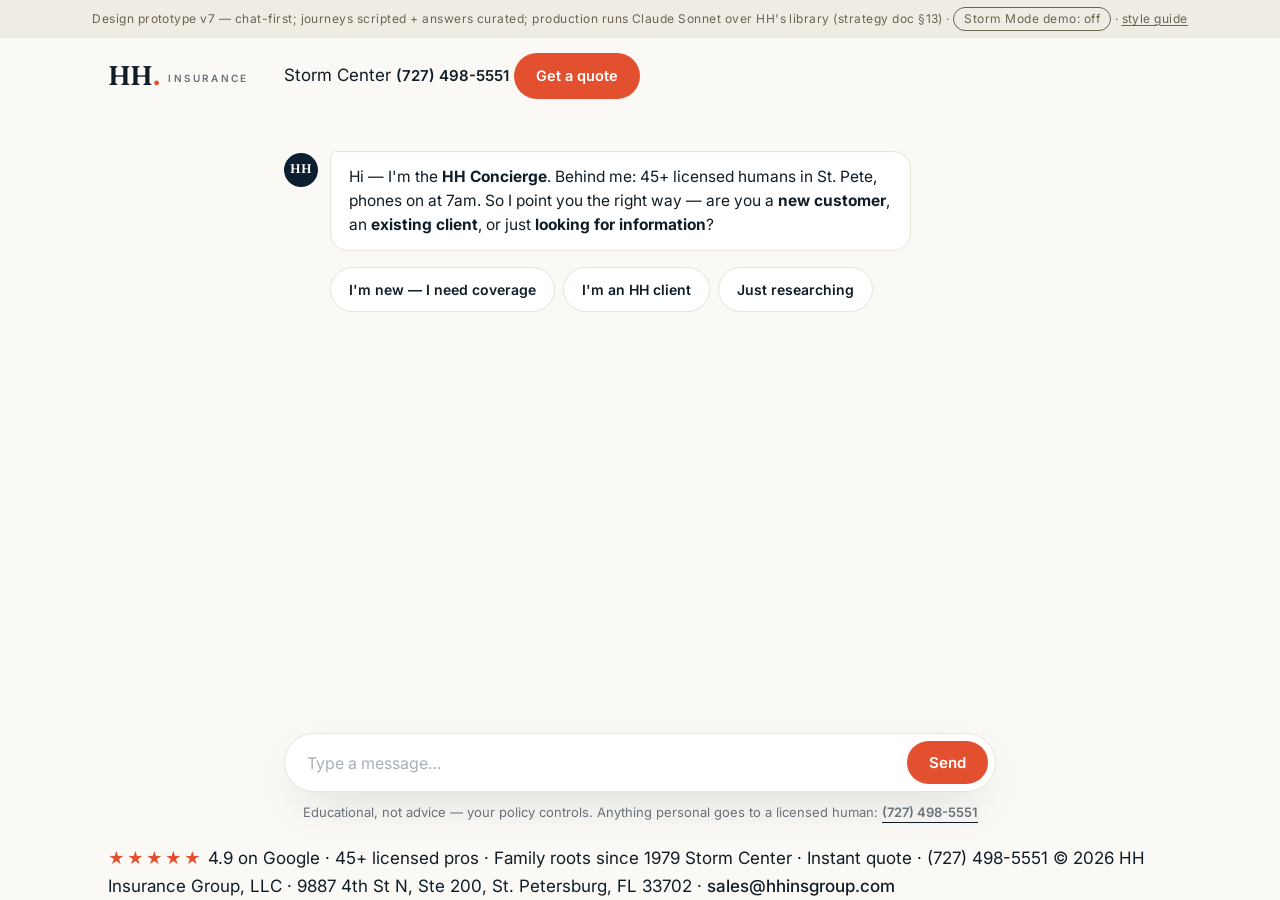
<file: index.html>
<!doctype html>
<html lang="en">
<head>
<meta charset="utf-8">
<meta name="viewport" content="width=device-width, initial-scale=1">
<title>HH Insurance — Tell us what you need</title>
<meta name="description" content="Florida insurance, handled in one conversation. New customer, existing client, or just researching — the HH Concierge guides you, backed by 45+ licensed humans in St. Pete.">
<meta name="theme-color" media="(prefers-color-scheme: light)" content="#FAF9F5">
<meta name="theme-color" media="(prefers-color-scheme: dark)" content="#0F1B27">
<link rel="icon" href="data:image/svg+xml,%3Csvg xmlns='http://www.w3.org/2000/svg' viewBox='0 0 64 64'%3E%3Crect width='64' height='64' rx='14' fill='%230B1F30'/%3E%3Ctext x='30' y='43' font-family='Georgia,serif' font-size='28' font-weight='700' fill='%23FAF9F5' text-anchor='middle'%3EHH%3C/text%3E%3Ccircle cx='49' cy='40' r='4.5' fill='%23E2502F'/%3E%3C/svg%3E">
<meta property="og:title" content="HH Insurance — Tell us what you need">
<meta property="og:description" content="Florida insurance, handled in one conversation. Backed by 45+ licensed humans in St. Pete — phones on at 7am.">
<meta property="og:type" content="website">
<script type="application/ld+json">
{"@context":"https://schema.org","@type":"InsuranceAgency","name":"HH Insurance Group, LLC","url":"https://www.hhinsgroup.com/","telephone":"+1-727-498-5551","email":"sales@hhinsgroup.com","address":{"@type":"PostalAddress","streetAddress":"9887 4th St N, Ste 200","addressLocality":"St. Petersburg","addressRegion":"FL","postalCode":"33702","addressCountry":"US"},"openingHours":"Mo-Fr 07:00-17:30","areaServed":{"@type":"State","name":"Florida"},"founder":{"@type":"Person","name":"Jake Holehouse","honorificSuffix":"CPCU"}}
</script>
<link rel="preconnect" href="https://fonts.googleapis.com">
<link rel="preconnect" href="https://fonts.gstatic.com" crossorigin>
<link href="https://fonts.googleapis.com/css2?family=Fraunces:ital,opsz,wght@0,9..144,500;0,9..144,600;1,9..144,500;1,9..144,600&family=Inter:wght@400;500;600&display=swap" rel="stylesheet">
<link rel="stylesheet" href="style.css">
</head>
<body class="chatpage">
<a class="skip" href="#main">Skip to content</a>
<div class="proto">Design prototype v7 — chat-first; journeys scripted + answers curated; production runs Claude Sonnet over HH's library (strategy doc §13)</div>

<header class="site" id="hdr">
  <nav class="wrap nav simple" id="nav" aria-label="Main">
    <a class="logo" href="index.html">HH<em>.</em><span class="logotag">Insurance</span></a>
    <span class="navright">
      <a href="storm-center.html">Storm Center</a>
      <a class="tel" href="tel:7274985551">(727) 498-5551</a>
      <a class="btn" href="quote.html">Get a quote</a>
    </span>
  </nav>
</header>

<main id="main" class="chatmain">
  <div class="chatlog" id="chatlog" role="log" aria-live="polite" aria-label="Conversation"></div>
  <div class="chatbar">
    <form id="chatForm">
      <input type="text" id="chatInput" placeholder="Type a message…" aria-label="Your message" autocomplete="off">
      <button class="btn" type="submit">Send</button>
    </form>
    <p class="note">Educational, not advice — your policy controls. Anything personal goes to a licensed human: <a class="tlink" href="tel:7274985551">(727) 498-5551</a></p>
  </div>
</main>

<footer class="homefoot">
  <div class="wrap">
    <span><span class="stars" aria-hidden="true">★★★★★</span> 4.9 on Google · 45+ licensed pros · Family roots since 1979</span>
    <span><a href="storm-center.html">Storm Center</a> · <a href="quote.html">Instant quote</a> · <a href="tel:7274985551">(727) 498-5551</a></span>
    <span class="legal2">© 2026 HH Insurance Group, LLC · 9887 4th St N, Ste 200, St. Petersburg, FL 33702 · <a href="mailto:sales@hhinsgroup.com" style="font-weight:500">sales@hhinsgroup.com</a></span>
  </div>
</footer>

<div class="toast" id="toast" role="status" aria-live="polite"></div>
<script src="script.js"></script>
</body>
</html>
</file>
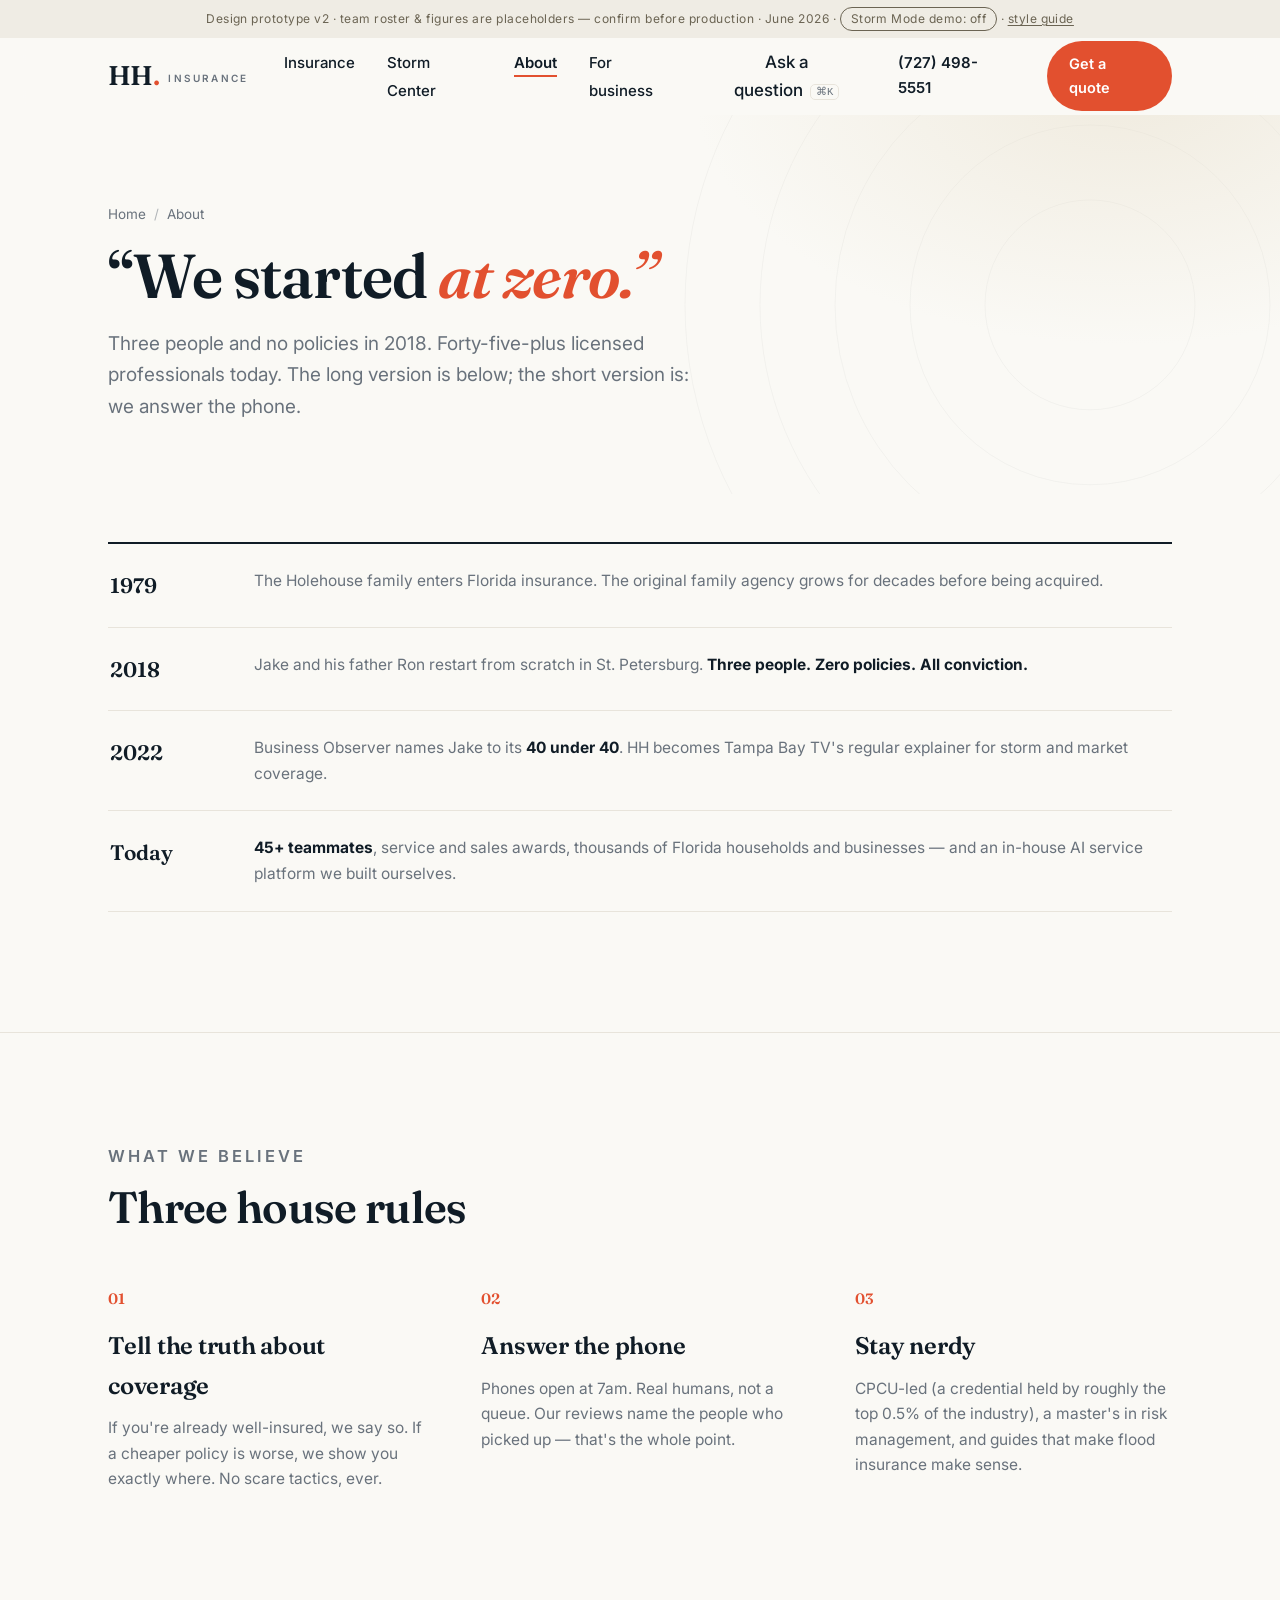
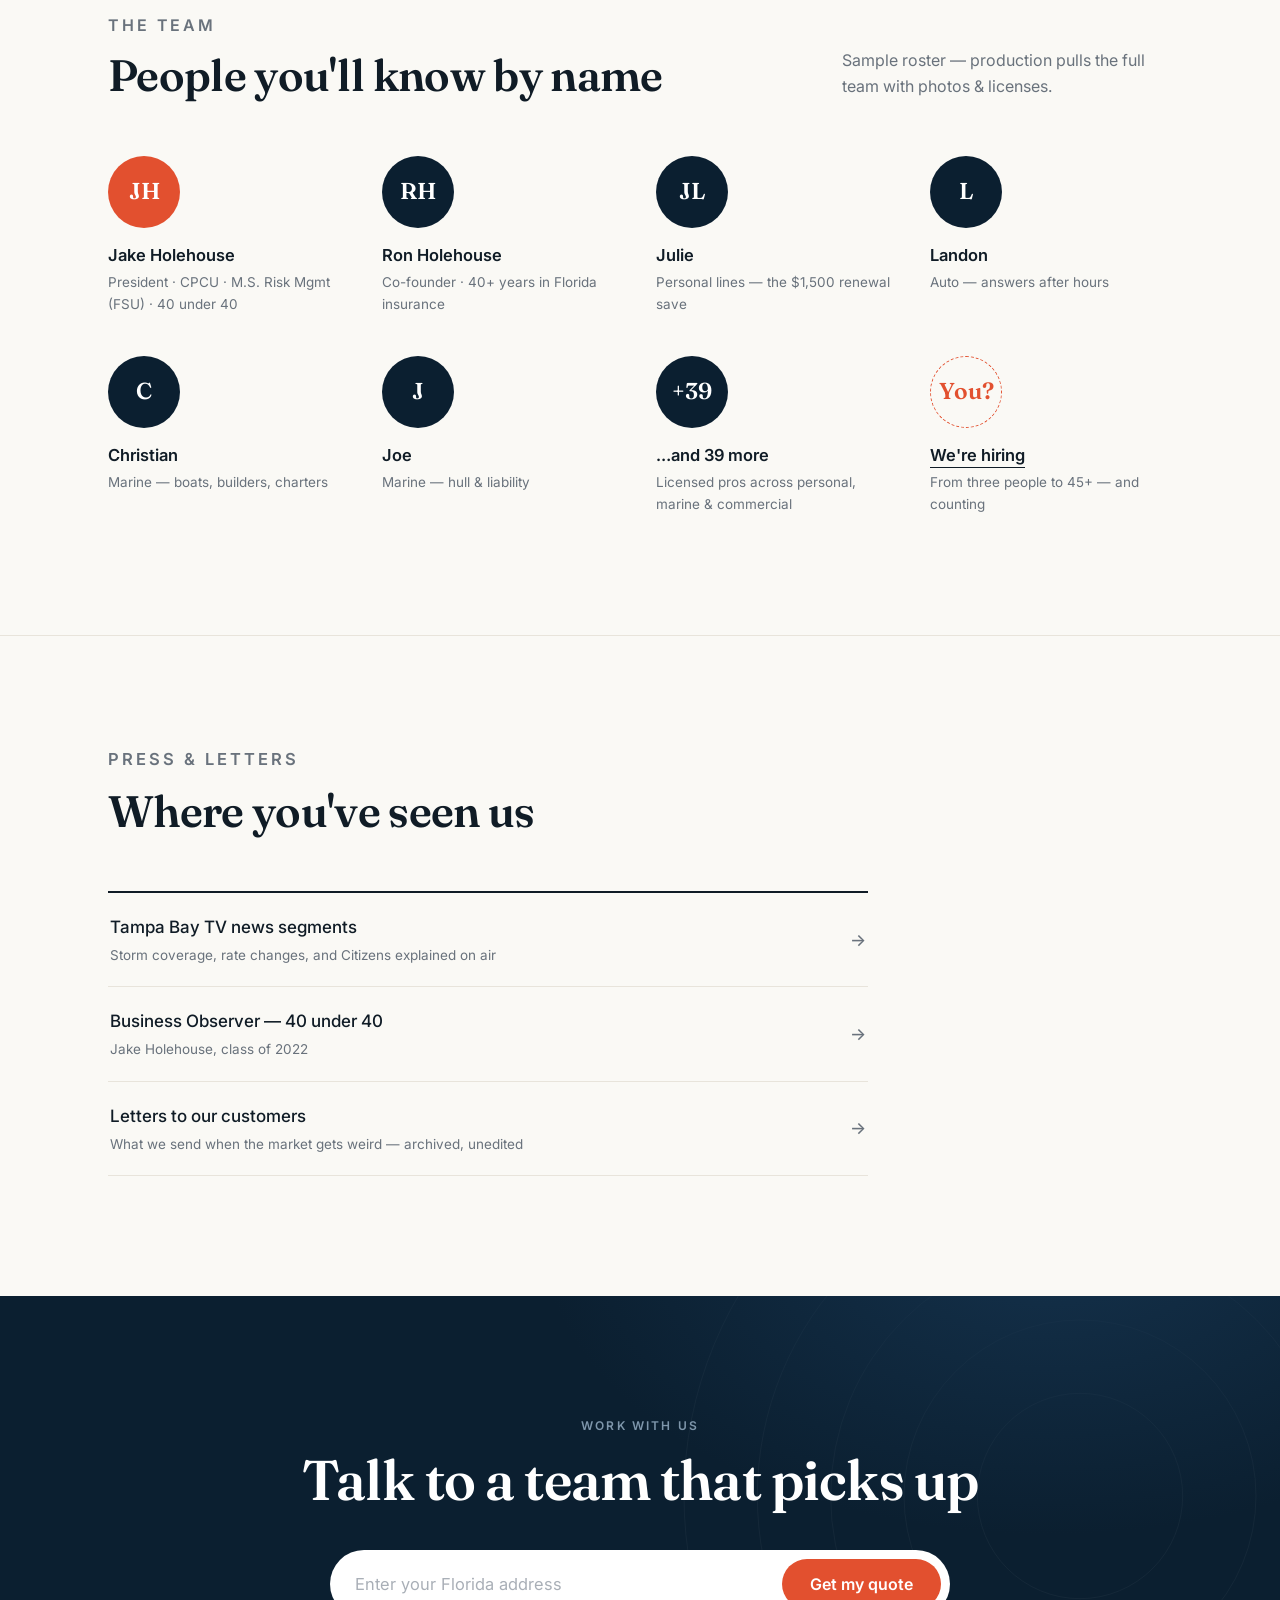
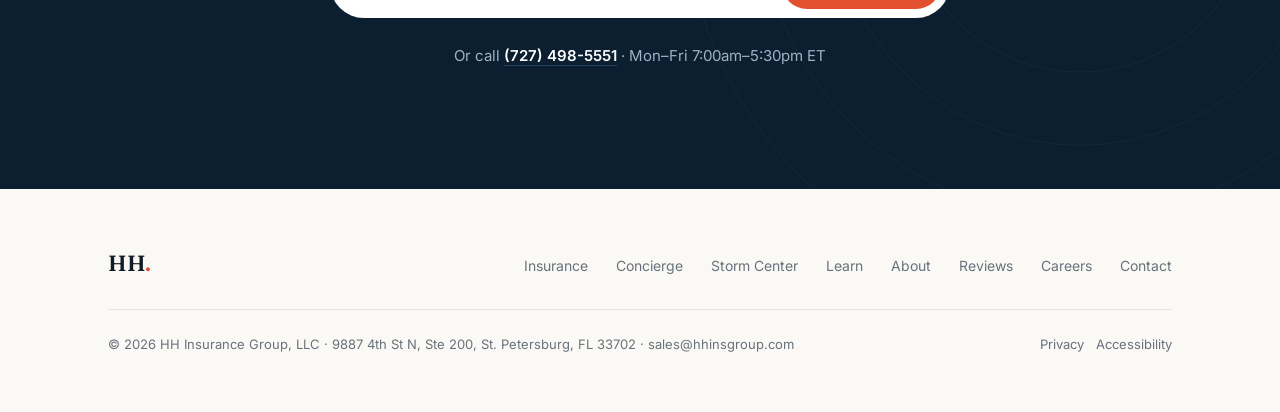
<file: about.html>
<!doctype html>
<html lang="en">
<head>
<meta charset="utf-8">
<meta name="viewport" content="width=device-width, initial-scale=1">
<title>About — HH Insurance</title>
<meta name="description" content="Family roots since 1979. Restarted from zero in 2018. 45+ licensed professionals in St. Petersburg, serving all of Florida.">
<meta name="theme-color" media="(prefers-color-scheme: light)" content="#FAF9F5">
<meta name="theme-color" media="(prefers-color-scheme: dark)" content="#0F1B27">
<link rel="icon" href="data:image/svg+xml,%3Csvg xmlns='http://www.w3.org/2000/svg' viewBox='0 0 64 64'%3E%3Crect width='64' height='64' rx='14' fill='%230B1F30'/%3E%3Ctext x='30' y='43' font-family='Georgia,serif' font-size='28' font-weight='700' fill='%23FAF9F5' text-anchor='middle'%3EHH%3C/text%3E%3Ccircle cx='49' cy='40' r='4.5' fill='%23E2502F'/%3E%3C/svg%3E">
<meta property="og:title" content="About — HH Insurance">
<meta property="og:description" content="Family roots since 1979. Restarted from zero in 2018. 45+ licensed professionals in St. Petersburg, serving all of Florida.">
<meta property="og:type" content="website">
<link rel="preconnect" href="https://fonts.googleapis.com">
<link rel="preconnect" href="https://fonts.gstatic.com" crossorigin>
<link href="https://fonts.googleapis.com/css2?family=Fraunces:ital,opsz,wght@0,9..144,500;0,9..144,600;1,9..144,500;1,9..144,600&family=Inter:wght@400;500;600&display=swap" rel="stylesheet">
<link rel="stylesheet" href="style.css">
</head>
<body>
<a class="skip" href="#main">Skip to content</a>
<div class="proto">Design prototype v2 · team roster &amp; figures are placeholders — confirm before production · June 2026</div>

<header class="site" id="hdr">
  <nav class="wrap nav" id="nav" aria-label="Main">
    <a class="logo" href="index.html">HH<em>.</em><span class="logotag">Insurance</span></a>
    <button class="menu-btn" id="menuBtn" aria-expanded="false" aria-controls="navList">Menu</button>
    <ul id="navList">
      <li><a href="insurance.html">Insurance</a></li>
      <li><a href="storm-center.html">Storm Center</a></li>
      <li><a href="about.html" aria-current="page">About</a></li>
      <li><a href="business.html">For business</a></li>
    </ul>
    <a class="tel" href="tel:7274985551">(727) 498-5551</a>
    <a class="btn" href="quote.html">Get a quote</a>
  </nav>
</header>

<main id="main">

<section class="page-hero">
  <div class="wrap">
    <p class="crumbs"><a href="index.html">Home</a><span>/</span>About</p>
    <h1 class="fade">“We started <em>at zero.”</em></h1>
    <p class="lede fade">Three people and no policies in 2018. Forty-five-plus licensed professionals today. The long version is below; the short version is: we answer the phone.</p>
  </div>
</section>

<section style="padding:48px 0 120px">
  <div class="wrap">
    <ul class="timeline fade">
      <li><span class="yr">1979</span><p>The Holehouse family enters Florida insurance. The original family agency grows for decades before being acquired.</p></li>
      <li><span class="yr">2018</span><p>Jake and his father Ron restart from scratch in St. Petersburg. <b>Three people. Zero policies. All conviction.</b></p></li>
      <li><span class="yr">2022</span><p>Business Observer names Jake to its <b>40 under 40</b>. HH becomes Tampa Bay TV's regular explainer for storm and market coverage.</p></li>
      <li><span class="yr">Today</span><p><b>45+ teammates</b>, service and sales awards, thousands of Florida households and businesses — and an in-house AI service platform we built ourselves.</p></li>
    </ul>
  </div>
</section>

<section style="padding-bottom:120px;border-top:1px solid var(--hairline)">
  <div class="wrap" style="padding-top:96px">
    <div class="shead fade">
      <p class="eyebrow">What we believe</p>
      <h2>Three house rules</h2>
    </div>
    <div class="whygrid">
      <div class="whyitem fade">
        <p class="n">01</p>
        <h3>Tell the truth about coverage</h3>
        <p>If you're already well-insured, we say so. If a cheaper policy is worse, we show you exactly where. No scare tactics, ever.</p>
      </div>
      <div class="whyitem fade">
        <p class="n">02</p>
        <h3>Answer the phone</h3>
        <p>Phones open at 7am. Real humans, not a queue. Our reviews name the people who picked up — that's the whole point.</p>
      </div>
      <div class="whyitem fade">
        <p class="n">03</p>
        <h3>Stay nerdy</h3>
        <p>CPCU-led (a credential held by roughly the top 0.5% of the industry), a master's in risk management, and guides that make flood insurance make sense.</p>
      </div>
    </div>
  </div>
</section>

<section style="padding-bottom:120px">
  <div class="wrap">
    <div class="shead-split fade">
      <div>
        <p class="eyebrow">The team</p>
        <h2>People you'll know by name</h2>
      </div>
      <p class="note">Sample roster — production pulls the full team with photos &amp; licenses.</p>
    </div>
    <div class="teamgrid">
      <div class="person accent fade">
        <span class="ava" aria-hidden="true">JH</span>
        <h3>Jake Holehouse</h3>
        <p>President · CPCU · M.S. Risk Mgmt (FSU) · 40 under 40</p>
      </div>
      <div class="person fade">
        <span class="ava" aria-hidden="true">RH</span>
        <h3>Ron Holehouse</h3>
        <p>Co-founder · 40+ years in Florida insurance</p>
      </div>
      <div class="person fade">
        <span class="ava" aria-hidden="true">JL</span>
        <h3>Julie</h3>
        <p>Personal lines — the $1,500 renewal save</p>
      </div>
      <div class="person fade">
        <span class="ava" aria-hidden="true">L</span>
        <h3>Landon</h3>
        <p>Auto — answers after hours</p>
      </div>
      <div class="person fade">
        <span class="ava" aria-hidden="true">C</span>
        <h3>Christian</h3>
        <p>Marine — boats, builders, charters</p>
      </div>
      <div class="person fade">
        <span class="ava" aria-hidden="true">J</span>
        <h3>Joe</h3>
        <p>Marine — hull &amp; liability</p>
      </div>
      <div class="person fade">
        <span class="ava" aria-hidden="true">+39</span>
        <h3>…and 39 more</h3>
        <p>Licensed pros across personal, marine &amp; commercial</p>
      </div>
      <div class="person fade">
        <span class="ava" aria-hidden="true" style="background:transparent;color:var(--accent);border:1.5px dashed var(--accent)">You?</span>
        <h3><a class="tlink" href="careers.html">We're hiring</a></h3>
        <p>From three people to 45+ — and counting</p>
      </div>
    </div>
  </div>
</section>

<section style="padding-bottom:120px;border-top:1px solid var(--hairline)">
  <div class="wrap" style="padding-top:96px">
    <div class="shead fade">
      <p class="eyebrow">Press &amp; letters</p>
      <h2>Where you've seen us</h2>
    </div>
    <ul class="rowlist topline fade" style="max-width:760px">
      <li><a href="#" data-proto="/about/press/"><span>Tampa Bay TV news segments<span class="d">Storm coverage, rate changes, and Citizens explained on air</span></span><span class="ar">→</span></a></li>
      <li><a href="#" data-proto="/about/press/business-observer/"><span>Business Observer — 40 under 40<span class="d">Jake Holehouse, class of 2022</span></span><span class="ar">→</span></a></li>
      <li><a href="#" data-proto="/about/letters/"><span>Letters to our customers<span class="d">What we send when the market gets weird — archived, unedited</span></span><span class="ar">→</span></a></li>
    </ul>
  </div>
</section>

<section class="final">
  <div class="wrap">
    <p class="eyebrow fade">Work with us</p>
    <h2 class="fade">Talk to a team that picks up</h2>
    <form class="qbar fade" data-quote aria-label="Instant quote">
      <input type="text" placeholder="Enter your Florida address" aria-label="Property address">
      <button class="btn" type="submit">Get my quote</button>
    </form>
    <p class="after fade">Or call <a href="tel:7274985551">(727) 498-5551</a> · Mon–Fri 7:00am–5:30pm ET</p>
  </div>
</section>

</main>

<footer class="site">
  <div class="wrap">
    <div class="frow">
      <a class="logo" href="index.html">HH<em>.</em><span class="logotag">Insurance</span></a>
      <ul>
        <li><a href="insurance.html">Insurance</a></li>
        <li><a href="concierge.html">Concierge</a></li>
        <li><a href="storm-center.html">Storm Center</a></li>
        <li><a href="learn.html">Learn</a></li>
        <li><a href="about.html">About</a></li>
        <li><a href="reviews.html">Reviews</a></li>
        <li><a href="careers.html">Careers</a></li>
        <li><a href="contact.html">Contact</a></li>
      </ul>
    </div>
    <div class="legal">
      <span>© 2026 HH Insurance Group, LLC · 9887 4th St N, Ste 200, St. Petersburg, FL 33702 · <a href="mailto:sales@hhinsgroup.com">sales@hhinsgroup.com</a></span>
      <span><a href="#" data-proto="/privacy/">Privacy</a> &nbsp; <a href="#" data-proto="/accessibility/">Accessibility</a></span>
    </div>
  </div>
</footer>

<div class="mob-bar">
  <a class="btn btn-line" href="tel:7274985551">Call us</a>
  <a class="btn" href="quote.html">Get a quote</a>
</div>

<div class="toast" id="toast" role="status" aria-live="polite"></div>
<script src="script.js"></script>
</body>
</html>
</file>
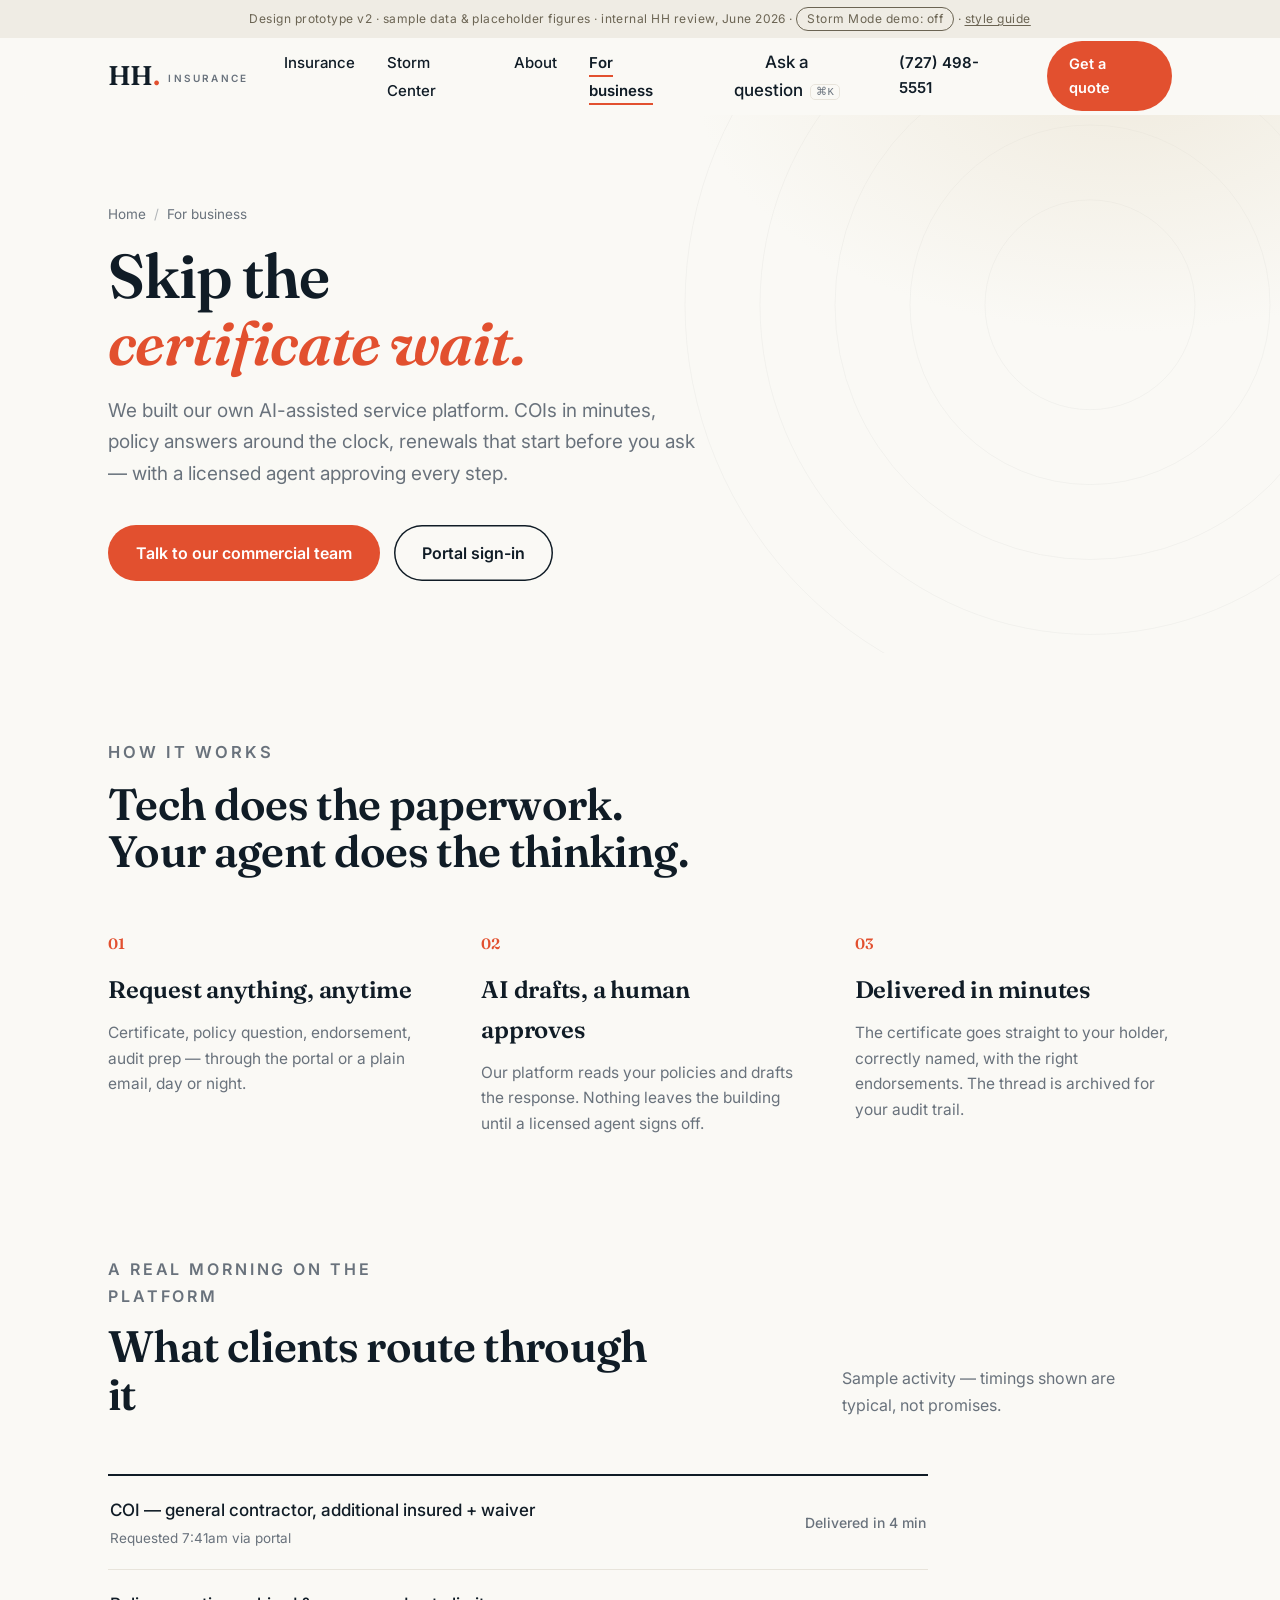
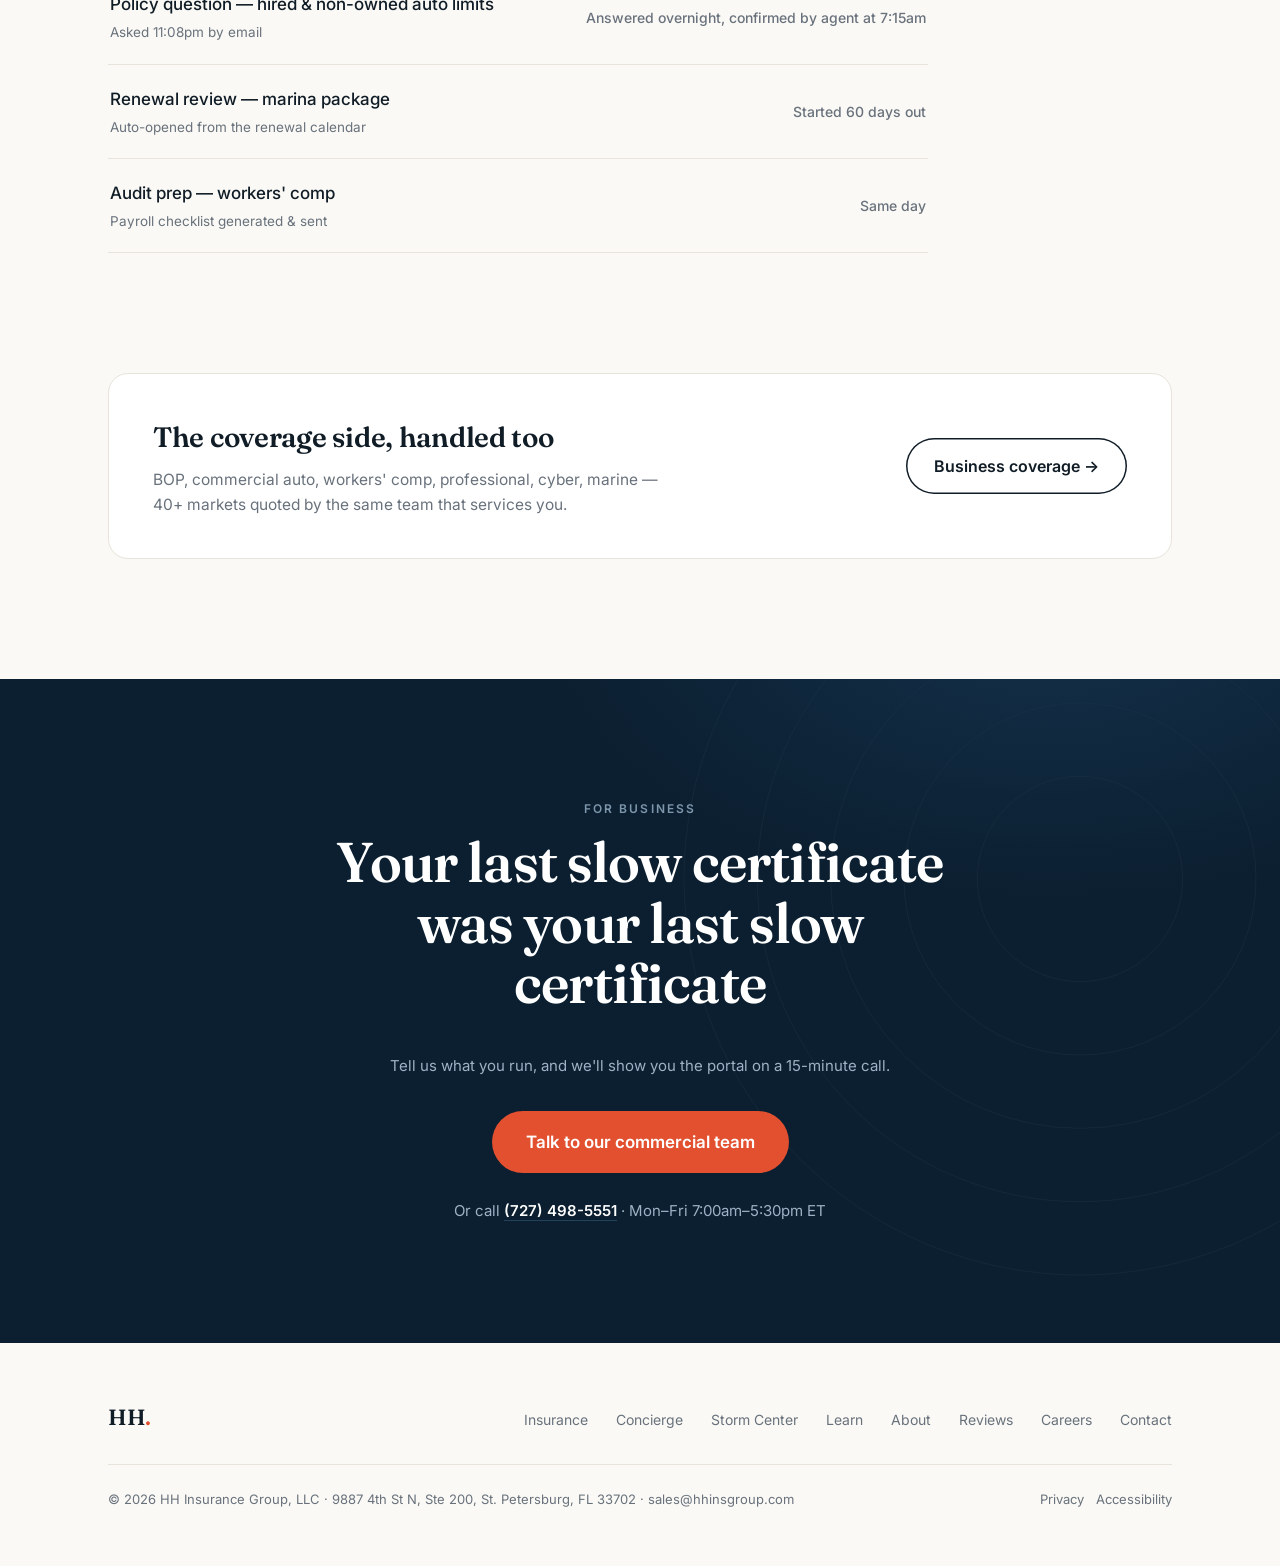
<file: business.html>
<!doctype html>
<html lang="en">
<head>
<meta charset="utf-8">
<meta name="viewport" content="width=device-width, initial-scale=1">
<title>For Business — Certificates in Minutes | HH Insurance</title>
<meta name="description" content="HH built its own AI-assisted service platform: certificates of insurance in minutes, policy answers around the clock, renewals that start before you ask.">
<meta name="theme-color" media="(prefers-color-scheme: light)" content="#FAF9F5">
<meta name="theme-color" media="(prefers-color-scheme: dark)" content="#0F1B27">
<link rel="icon" href="data:image/svg+xml,%3Csvg xmlns='http://www.w3.org/2000/svg' viewBox='0 0 64 64'%3E%3Crect width='64' height='64' rx='14' fill='%230B1F30'/%3E%3Ctext x='30' y='43' font-family='Georgia,serif' font-size='28' font-weight='700' fill='%23FAF9F5' text-anchor='middle'%3EHH%3C/text%3E%3Ccircle cx='49' cy='40' r='4.5' fill='%23E2502F'/%3E%3C/svg%3E">
<meta property="og:title" content="For Business — Certificates in Minutes | HH Insurance">
<meta property="og:description" content="HH built its own AI-assisted service platform: certificates of insurance in minutes, policy answers around the clock, renewals that start before you ask.">
<meta property="og:type" content="website">
<link rel="preconnect" href="https://fonts.googleapis.com">
<link rel="preconnect" href="https://fonts.gstatic.com" crossorigin>
<link href="https://fonts.googleapis.com/css2?family=Fraunces:ital,opsz,wght@0,9..144,500;0,9..144,600;1,9..144,500;1,9..144,600&family=Inter:wght@400;500;600&display=swap" rel="stylesheet">
<link rel="stylesheet" href="style.css">
</head>
<body>
<a class="skip" href="#main">Skip to content</a>
<div class="proto">Design prototype v2 · sample data &amp; placeholder figures · internal HH review, June 2026</div>

<header class="site" id="hdr">
  <nav class="wrap nav" id="nav" aria-label="Main">
    <a class="logo" href="index.html">HH<em>.</em><span class="logotag">Insurance</span></a>
    <button class="menu-btn" id="menuBtn" aria-expanded="false" aria-controls="navList">Menu</button>
    <ul id="navList">
      <li><a href="insurance.html">Insurance</a></li>
      <li><a href="storm-center.html">Storm Center</a></li>
      <li><a href="about.html">About</a></li>
      <li><a href="business.html" aria-current="page">For business</a></li>
    </ul>
    <a class="tel" href="tel:7274985551">(727) 498-5551</a>
    <a class="btn" href="quote.html">Get a quote</a>
  </nav>
</header>

<main id="main">

<section class="page-hero">
  <div class="wrap">
    <p class="crumbs"><a href="index.html">Home</a><span>/</span>For business</p>
    <h1 class="fade">Skip the<br><em>certificate wait.</em></h1>
    <p class="lede fade">We built our own AI-assisted service platform. COIs in minutes, policy answers around the clock, renewals that start before you ask — with a licensed agent approving every step.</p>
    <div class="actions fade">
      <a class="btn" href="contact.html">Talk to our commercial team</a>
      <a class="btn btn-line" href="#" data-proto="portal sign-in">Portal sign-in</a>
    </div>
  </div>
</section>

<section class="section" style="padding-top:72px">
  <div class="wrap">
    <div class="shead fade">
      <p class="eyebrow">How it works</p>
      <h2>Tech does the paperwork.<br>Your agent does the thinking.</h2>
    </div>
    <div class="whygrid">
      <div class="whyitem fade">
        <p class="n">01</p>
        <h3>Request anything, anytime</h3>
        <p>Certificate, policy question, endorsement, audit prep — through the portal or a plain email, day or night.</p>
      </div>
      <div class="whyitem fade">
        <p class="n">02</p>
        <h3>AI drafts, a human approves</h3>
        <p>Our platform reads your policies and drafts the response. Nothing leaves the building until a licensed agent signs off.</p>
      </div>
      <div class="whyitem fade">
        <p class="n">03</p>
        <h3>Delivered in minutes</h3>
        <p>The certificate goes straight to your holder, correctly named, with the right endorsements. The thread is archived for your audit trail.</p>
      </div>
    </div>
  </div>
</section>

<section style="padding-bottom:120px">
  <div class="wrap">
    <div class="shead-split fade">
      <div>
        <p class="eyebrow">A real morning on the platform</p>
        <h2>What clients route through it</h2>
      </div>
      <p class="note">Sample activity — timings shown are typical, not promises.</p>
    </div>
    <ul class="rowlist topline fade" style="max-width:820px">
      <li><div class="row"><span>COI — general contractor, additional insured + waiver<span class="d">Requested 7:41am via portal</span></span><span class="meta">Delivered in 4 min</span></div></li>
      <li><div class="row"><span>Policy question — hired &amp; non-owned auto limits<span class="d">Asked 11:08pm by email</span></span><span class="meta">Answered overnight, confirmed by agent at 7:15am</span></div></li>
      <li><div class="row"><span>Renewal review — marina package<span class="d">Auto-opened from the renewal calendar</span></span><span class="meta">Started 60 days out</span></div></li>
      <li><div class="row"><span>Audit prep — workers' comp<span class="d">Payroll checklist generated &amp; sent</span></span><span class="meta">Same day</span></div></li>
    </ul>
  </div>
</section>

<section style="padding-bottom:120px">
  <div class="wrap">
    <div class="strip fade">
      <div>
        <h3>The coverage side, handled too</h3>
        <p>BOP, commercial auto, workers' comp, professional, cyber, marine — 40+ markets quoted by the same team that services you.</p>
      </div>
      <a class="btn btn-line" href="insurance.html#business">Business coverage →</a>
    </div>
  </div>
</section>

<section class="final">
  <div class="wrap">
    <p class="eyebrow fade">For business</p>
    <h2 class="fade">Your last slow certificate was your last slow certificate</h2>
    <p class="after fade" style="margin-top:0;margin-bottom:32px">Tell us what you run, and we'll show you the portal on a 15-minute call.</p>
    <a class="btn fade" href="contact.html" style="font-size:17px;padding:17px 34px">Talk to our commercial team</a>
    <p class="after fade">Or call <a href="tel:7274985551">(727) 498-5551</a> · Mon–Fri 7:00am–5:30pm ET</p>
  </div>
</section>

</main>

<footer class="site">
  <div class="wrap">
    <div class="frow">
      <a class="logo" href="index.html">HH<em>.</em><span class="logotag">Insurance</span></a>
      <ul>
        <li><a href="insurance.html">Insurance</a></li>
        <li><a href="concierge.html">Concierge</a></li>
        <li><a href="storm-center.html">Storm Center</a></li>
        <li><a href="learn.html">Learn</a></li>
        <li><a href="about.html">About</a></li>
        <li><a href="reviews.html">Reviews</a></li>
        <li><a href="careers.html">Careers</a></li>
        <li><a href="contact.html">Contact</a></li>
      </ul>
    </div>
    <div class="legal">
      <span>© 2026 HH Insurance Group, LLC · 9887 4th St N, Ste 200, St. Petersburg, FL 33702 · <a href="mailto:sales@hhinsgroup.com">sales@hhinsgroup.com</a></span>
      <span><a href="#" data-proto="/privacy/">Privacy</a> &nbsp; <a href="#" data-proto="/accessibility/">Accessibility</a></span>
    </div>
  </div>
</footer>

<div class="mob-bar">
  <a class="btn btn-line" href="tel:7274985551">Call us</a>
  <a class="btn" href="quote.html">Get a quote</a>
</div>

<div class="toast" id="toast" role="status" aria-live="polite"></div>
<script src="script.js"></script>
</body>
</html>
</file>
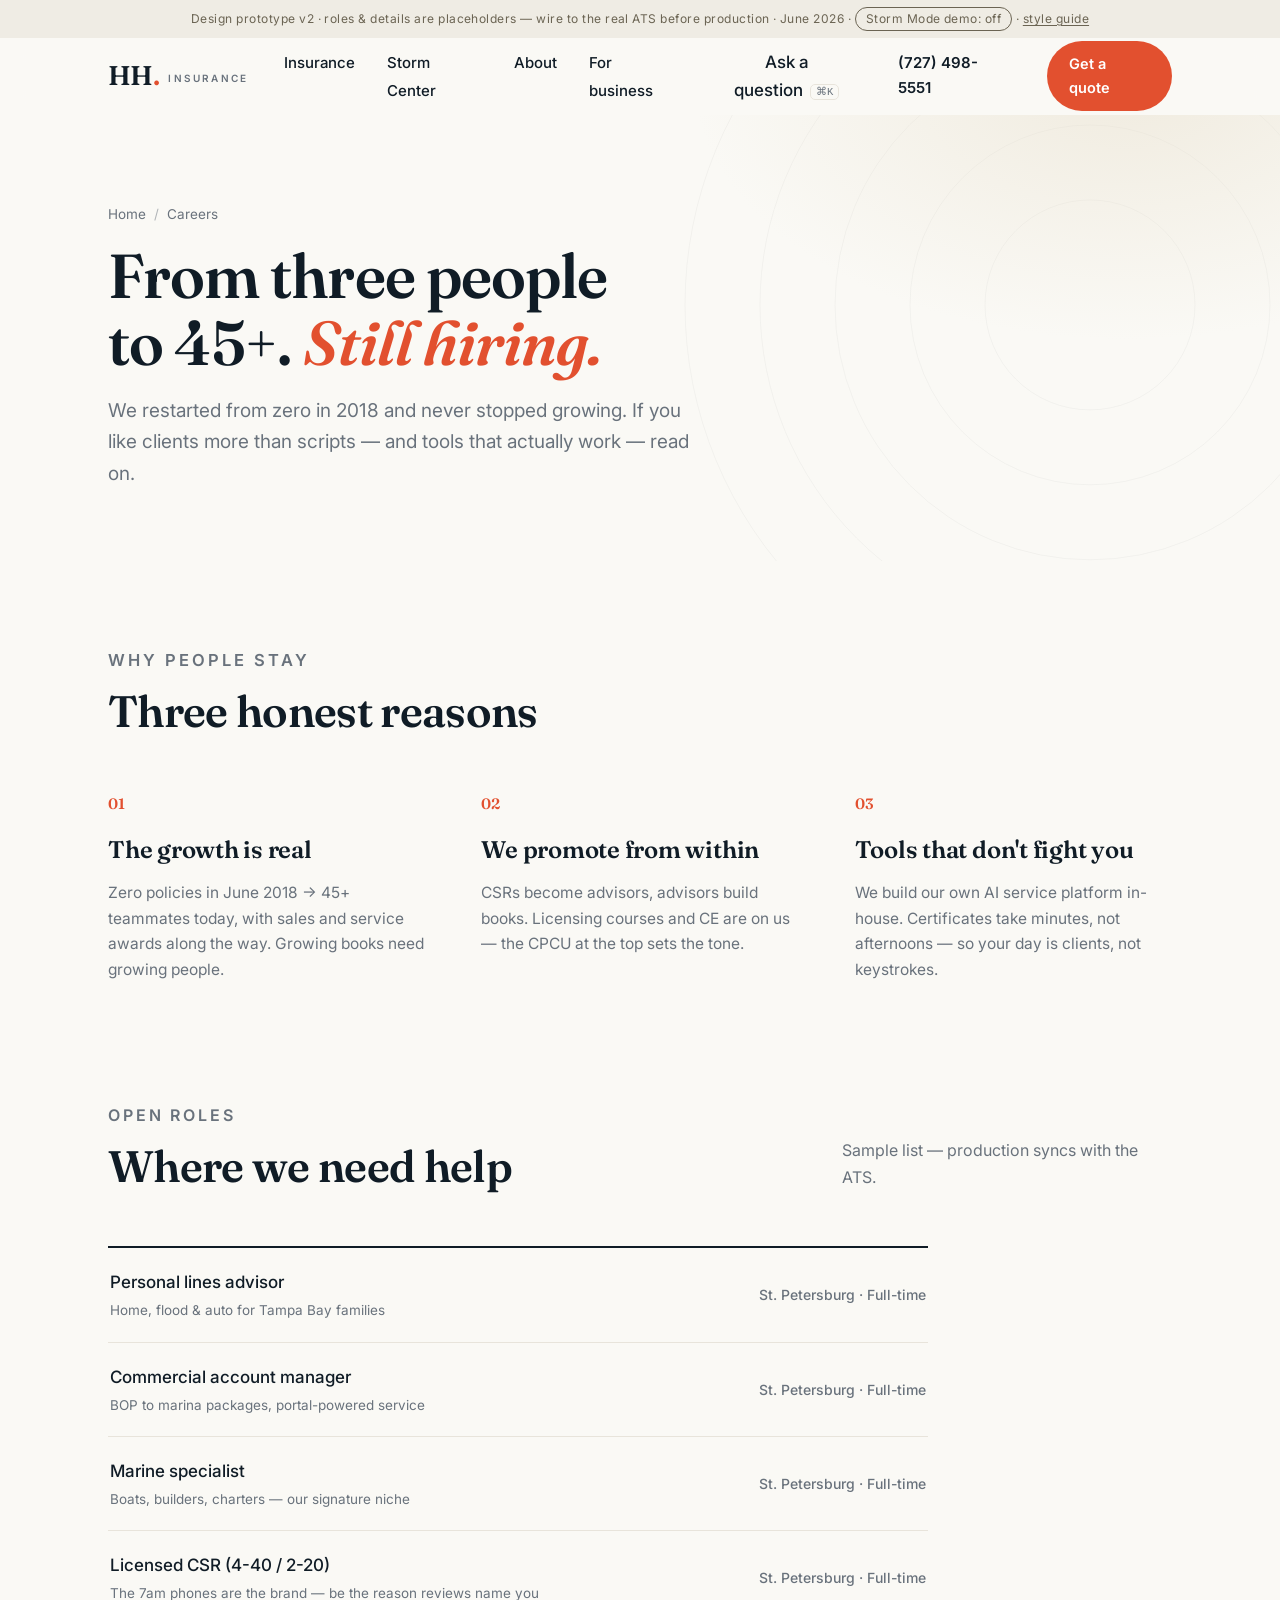
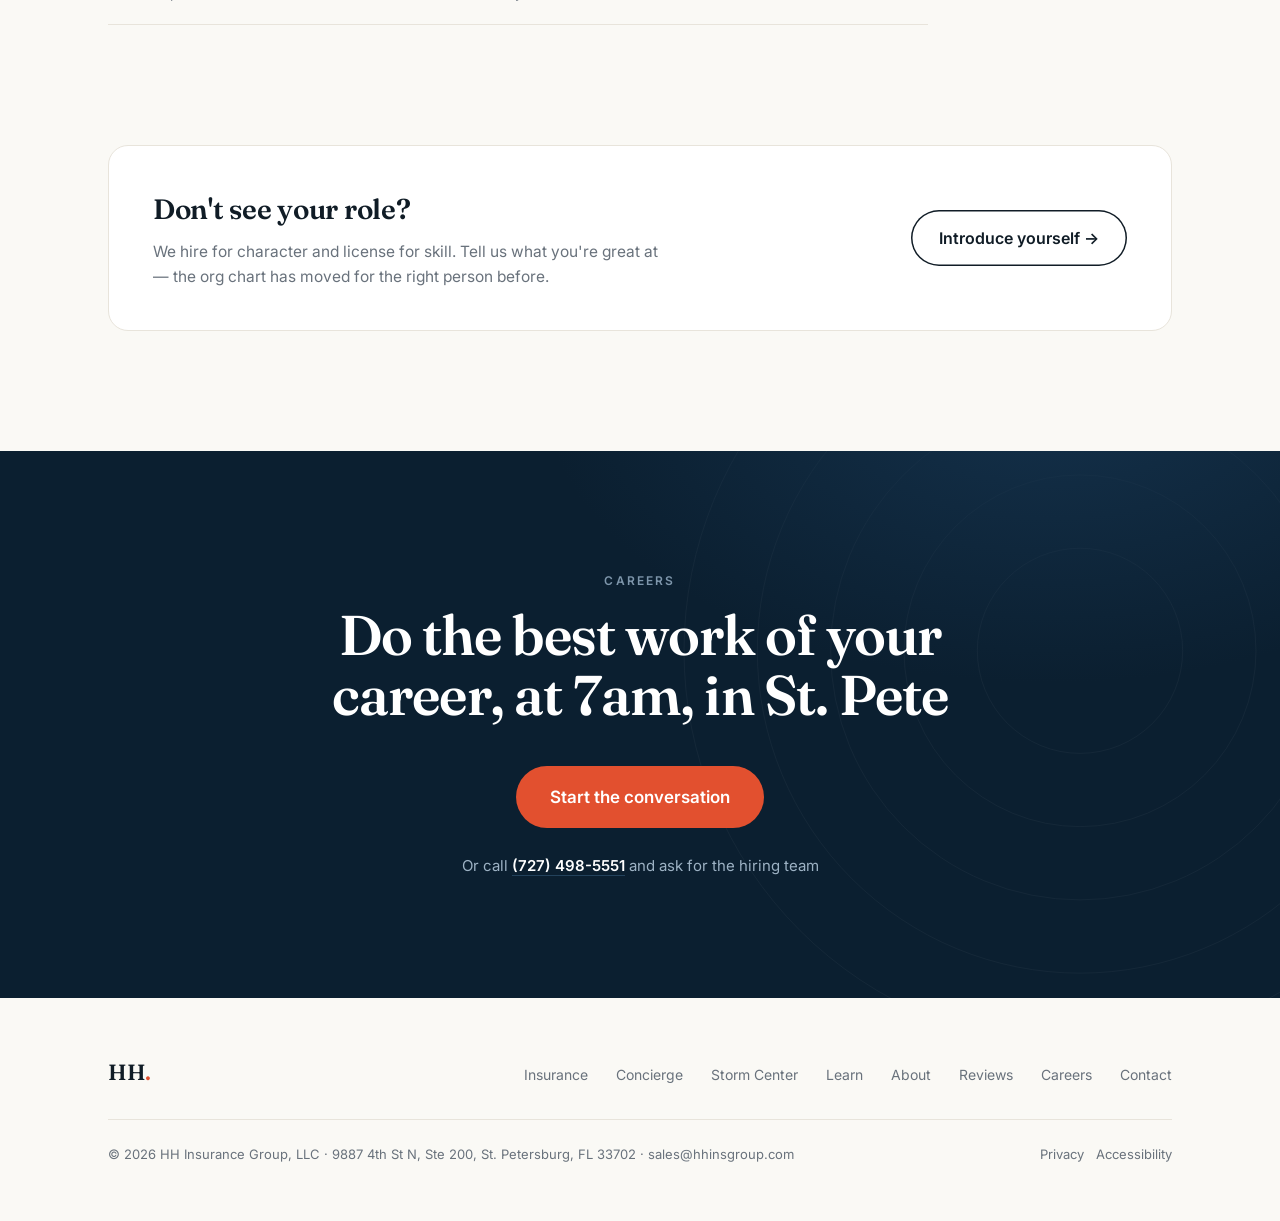
<file: careers.html>
<!doctype html>
<html lang="en">
<head>
<meta charset="utf-8">
<meta name="viewport" content="width=device-width, initial-scale=1">
<title>Careers — HH Insurance</title>
<meta name="description" content="From three people to 45+. Join the St. Pete agency that builds its own tools and promotes from within.">
<meta name="theme-color" media="(prefers-color-scheme: light)" content="#FAF9F5">
<meta name="theme-color" media="(prefers-color-scheme: dark)" content="#0F1B27">
<link rel="icon" href="data:image/svg+xml,%3Csvg xmlns='http://www.w3.org/2000/svg' viewBox='0 0 64 64'%3E%3Crect width='64' height='64' rx='14' fill='%230B1F30'/%3E%3Ctext x='30' y='43' font-family='Georgia,serif' font-size='28' font-weight='700' fill='%23FAF9F5' text-anchor='middle'%3EHH%3C/text%3E%3Ccircle cx='49' cy='40' r='4.5' fill='%23E2502F'/%3E%3C/svg%3E">
<meta property="og:title" content="Careers — HH Insurance">
<meta property="og:description" content="From three people to 45+. Join the St. Pete agency that builds its own tools and promotes from within.">
<meta property="og:type" content="website">
<link rel="preconnect" href="https://fonts.googleapis.com">
<link rel="preconnect" href="https://fonts.gstatic.com" crossorigin>
<link href="https://fonts.googleapis.com/css2?family=Fraunces:ital,opsz,wght@0,9..144,500;0,9..144,600;1,9..144,500;1,9..144,600&family=Inter:wght@400;500;600&display=swap" rel="stylesheet">
<link rel="stylesheet" href="style.css">
</head>
<body>
<a class="skip" href="#main">Skip to content</a>
<div class="proto">Design prototype v2 · roles &amp; details are placeholders — wire to the real ATS before production · June 2026</div>

<header class="site" id="hdr">
  <nav class="wrap nav" id="nav" aria-label="Main">
    <a class="logo" href="index.html">HH<em>.</em><span class="logotag">Insurance</span></a>
    <button class="menu-btn" id="menuBtn" aria-expanded="false" aria-controls="navList">Menu</button>
    <ul id="navList">
      <li><a href="insurance.html">Insurance</a></li>
      <li><a href="storm-center.html">Storm Center</a></li>
      <li><a href="about.html">About</a></li>
      <li><a href="business.html">For business</a></li>
    </ul>
    <a class="tel" href="tel:7274985551">(727) 498-5551</a>
    <a class="btn" href="quote.html">Get a quote</a>
  </nav>
</header>

<main id="main">

<section class="page-hero">
  <div class="wrap">
    <p class="crumbs"><a href="index.html">Home</a><span>/</span>Careers</p>
    <h1 class="fade">From three people<br>to 45+. <em>Still hiring.</em></h1>
    <p class="lede fade">We restarted from zero in 2018 and never stopped growing. If you like clients more than scripts — and tools that actually work — read on.</p>
  </div>
</section>

<section class="section" style="padding-top:72px">
  <div class="wrap">
    <div class="shead fade">
      <p class="eyebrow">Why people stay</p>
      <h2>Three honest reasons</h2>
    </div>
    <div class="whygrid">
      <div class="whyitem fade">
        <p class="n">01</p>
        <h3>The growth is real</h3>
        <p>Zero policies in June 2018 → 45+ teammates today, with sales and service awards along the way. Growing books need growing people.</p>
      </div>
      <div class="whyitem fade">
        <p class="n">02</p>
        <h3>We promote from within</h3>
        <p>CSRs become advisors, advisors build books. Licensing courses and CE are on us — the CPCU at the top sets the tone.</p>
      </div>
      <div class="whyitem fade">
        <p class="n">03</p>
        <h3>Tools that don't fight you</h3>
        <p>We build our own AI service platform in-house. Certificates take minutes, not afternoons — so your day is clients, not keystrokes.</p>
      </div>
    </div>
  </div>
</section>

<section style="padding-bottom:120px">
  <div class="wrap">
    <div class="shead-split fade">
      <div>
        <p class="eyebrow">Open roles</p>
        <h2>Where we need help</h2>
      </div>
      <p class="note">Sample list — production syncs with the ATS.</p>
    </div>
    <ul class="rowlist topline fade" style="max-width:820px">
      <li><a href="#" data-proto="careers ATS — personal lines advisor"><span>Personal lines advisor<span class="d">Home, flood &amp; auto for Tampa Bay families</span></span><span class="meta">St. Petersburg · Full-time</span></a></li>
      <li><a href="#" data-proto="careers ATS — commercial account manager"><span>Commercial account manager<span class="d">BOP to marina packages, portal-powered service</span></span><span class="meta">St. Petersburg · Full-time</span></a></li>
      <li><a href="#" data-proto="careers ATS — marine specialist"><span>Marine specialist<span class="d">Boats, builders, charters — our signature niche</span></span><span class="meta">St. Petersburg · Full-time</span></a></li>
      <li><a href="#" data-proto="careers ATS — licensed CSR"><span>Licensed CSR (4-40 / 2-20)<span class="d">The 7am phones are the brand — be the reason reviews name you</span></span><span class="meta">St. Petersburg · Full-time</span></a></li>
    </ul>
  </div>
</section>

<section style="padding-bottom:120px">
  <div class="wrap">
    <div class="strip fade">
      <div>
        <h3>Don't see your role?</h3>
        <p>We hire for character and license for skill. Tell us what you're great at — the org chart has moved for the right person before.</p>
      </div>
      <a class="btn btn-line" href="contact.html">Introduce yourself →</a>
    </div>
  </div>
</section>

<section class="final">
  <div class="wrap">
    <p class="eyebrow fade">Careers</p>
    <h2 class="fade">Do the best work of your career, at 7am, in St. Pete</h2>
    <a class="btn fade" href="contact.html" style="font-size:17px;padding:17px 34px">Start the conversation</a>
    <p class="after fade">Or call <a href="tel:7274985551">(727) 498-5551</a> and ask for the hiring team</p>
  </div>
</section>

</main>

<footer class="site">
  <div class="wrap">
    <div class="frow">
      <a class="logo" href="index.html">HH<em>.</em><span class="logotag">Insurance</span></a>
      <ul>
        <li><a href="insurance.html">Insurance</a></li>
        <li><a href="concierge.html">Concierge</a></li>
        <li><a href="storm-center.html">Storm Center</a></li>
        <li><a href="learn.html">Learn</a></li>
        <li><a href="about.html">About</a></li>
        <li><a href="reviews.html">Reviews</a></li>
        <li><a href="careers.html">Careers</a></li>
        <li><a href="contact.html">Contact</a></li>
      </ul>
    </div>
    <div class="legal">
      <span>© 2026 HH Insurance Group, LLC · 9887 4th St N, Ste 200, St. Petersburg, FL 33702 · <a href="mailto:sales@hhinsgroup.com">sales@hhinsgroup.com</a></span>
      <span><a href="#" data-proto="/privacy/">Privacy</a> &nbsp; <a href="#" data-proto="/accessibility/">Accessibility</a></span>
    </div>
  </div>
</footer>

<div class="mob-bar">
  <a class="btn btn-line" href="tel:7274985551">Call us</a>
  <a class="btn" href="quote.html">Get a quote</a>
</div>

<div class="toast" id="toast" role="status" aria-live="polite"></div>
<script src="script.js"></script>
</body>
</html>
</file>
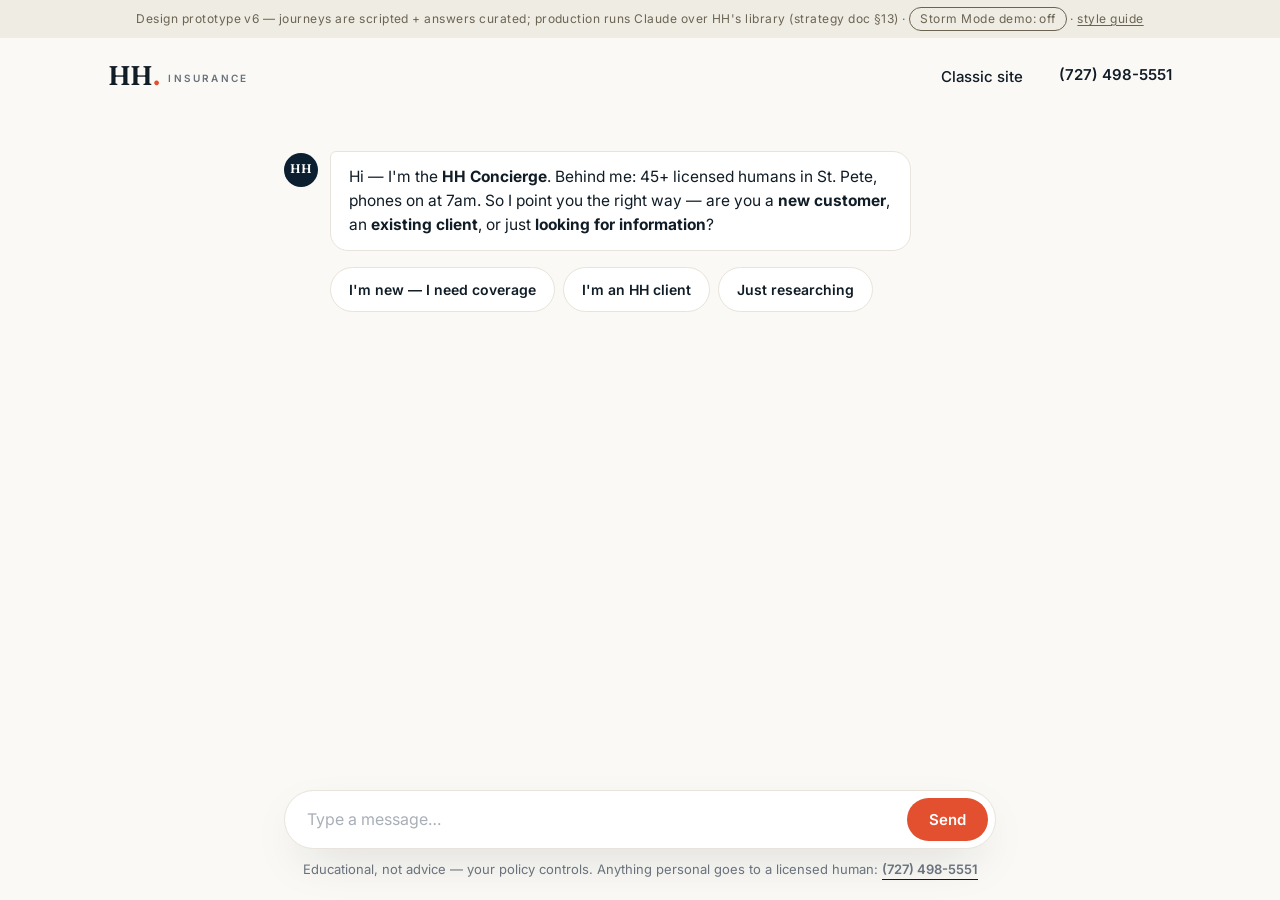
<file: concierge.html>
<!doctype html>
<html lang="en">
<head>
<meta charset="utf-8">
<meta name="viewport" content="width=device-width, initial-scale=1">
<title>HH Concierge — Tell us what you need</title>
<meta name="description" content="The conversational front door to HH Insurance: tell us if you're new, existing, or just researching — we'll guide you from there.">
<meta name="theme-color" media="(prefers-color-scheme: light)" content="#FAF9F5">
<meta name="theme-color" media="(prefers-color-scheme: dark)" content="#0F1B27">
<link rel="icon" href="data:image/svg+xml,%3Csvg xmlns='http://www.w3.org/2000/svg' viewBox='0 0 64 64'%3E%3Crect width='64' height='64' rx='14' fill='%230B1F30'/%3E%3Ctext x='30' y='43' font-family='Georgia,serif' font-size='28' font-weight='700' fill='%23FAF9F5' text-anchor='middle'%3EHH%3C/text%3E%3Ccircle cx='49' cy='40' r='4.5' fill='%23E2502F'/%3E%3C/svg%3E">
<meta property="og:title" content="HH Concierge — Tell us what you need">
<meta property="og:description" content="New customer, existing client, or just researching? Say so — we'll guide you from there.">
<meta property="og:type" content="website">
<link rel="preconnect" href="https://fonts.googleapis.com">
<link rel="preconnect" href="https://fonts.gstatic.com" crossorigin>
<link href="https://fonts.googleapis.com/css2?family=Fraunces:ital,opsz,wght@0,9..144,500;0,9..144,600;1,9..144,500;1,9..144,600&family=Inter:wght@400;500;600&display=swap" rel="stylesheet">
<link rel="stylesheet" href="style.css">
</head>
<body class="chatpage">
<a class="skip" href="#main">Skip to content</a>
<div class="proto">Design prototype v6 — journeys are scripted + answers curated; production runs Claude over HH's library (strategy doc §13)</div>

<header class="site" id="hdr">
  <nav class="wrap nav" id="nav" aria-label="Main">
    <a class="logo" href="index.html">HH<em>.</em><span class="logotag">Insurance</span></a>
    <ul style="margin-left:auto"><li><a href="index.html">Classic site</a></li></ul>
    <a class="tel" href="tel:7274985551">(727) 498-5551</a>
  </nav>
</header>

<main id="main" class="chatmain">
  <div class="chatlog" id="chatlog" role="log" aria-live="polite" aria-label="Conversation"></div>
  <div class="chatbar">
    <form id="chatForm">
      <input type="text" id="chatInput" placeholder="Type a message…" aria-label="Your message" autocomplete="off">
      <button class="btn" type="submit">Send</button>
    </form>
    <p class="note">Educational, not advice — your policy controls. Anything personal goes to a licensed human: <a class="tlink" href="tel:7274985551">(727) 498-5551</a></p>
  </div>
</main>

<div class="toast" id="toast" role="status" aria-live="polite"></div>
<script src="script.js"></script>
</body>
</html>
</file>
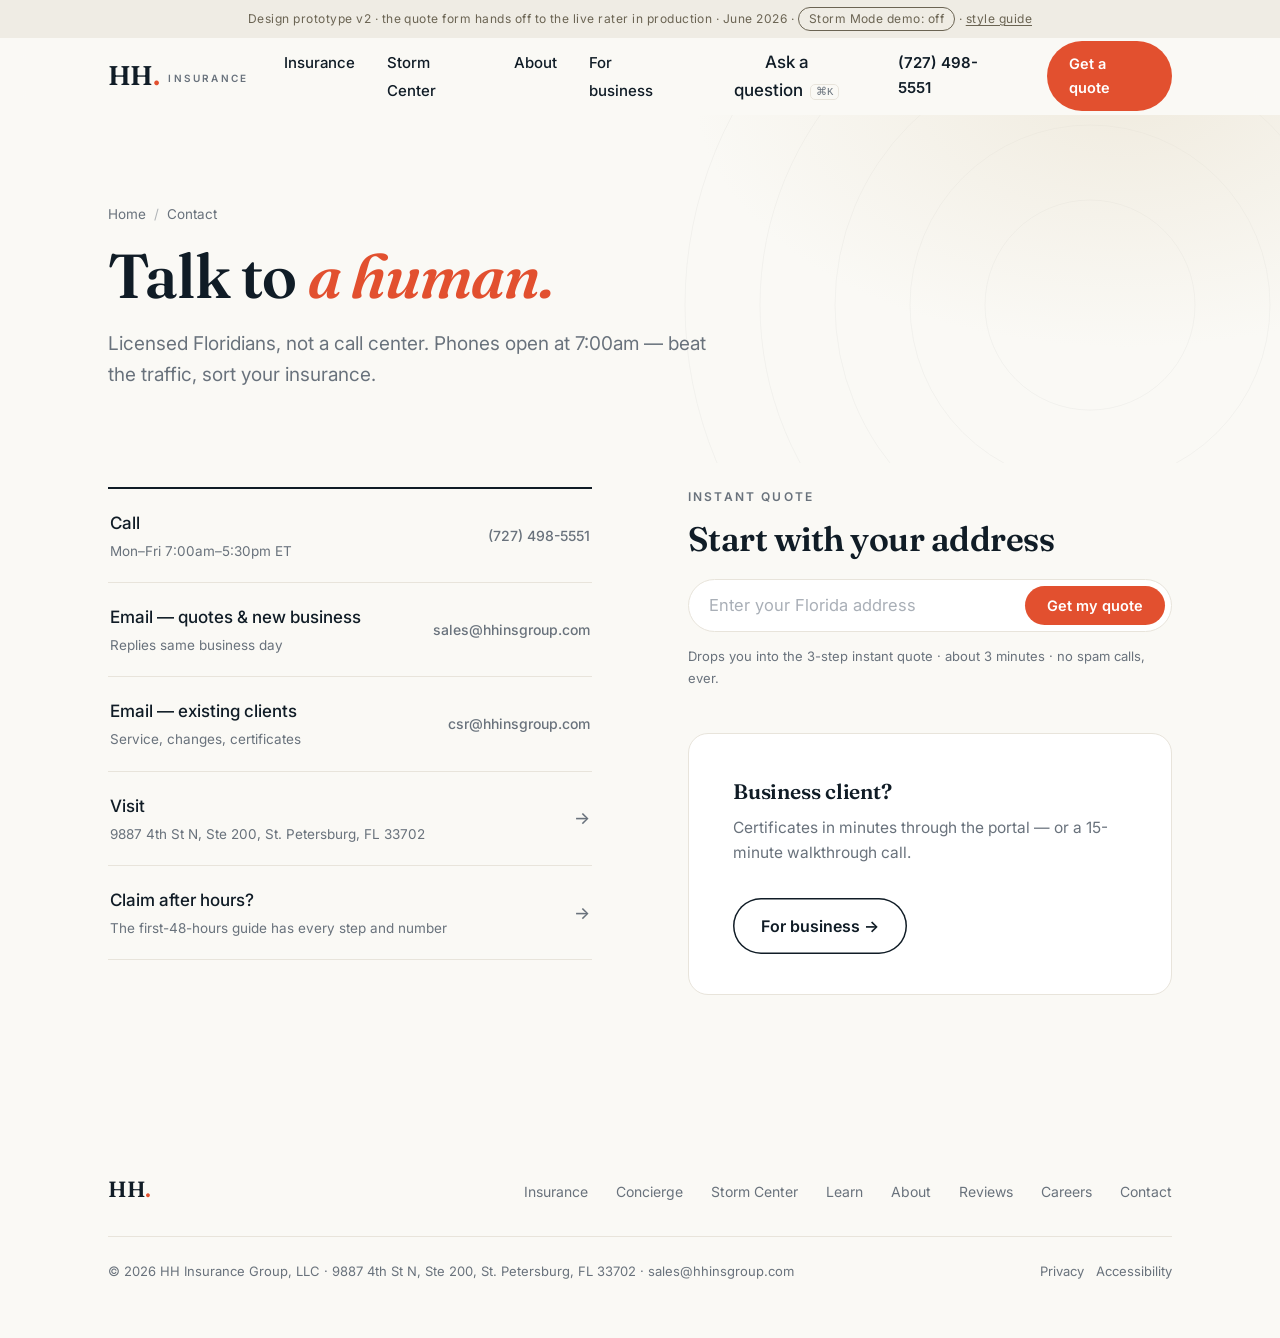
<file: contact.html>
<!doctype html>
<html lang="en">
<head>
<meta charset="utf-8">
<meta name="viewport" content="width=device-width, initial-scale=1">
<title>Contact — HH Insurance</title>
<meta name="description" content="Talk to a human at HH Insurance: (727) 498-5551, Mon–Fri 7:00am–5:30pm ET. St. Petersburg, serving all of Florida.">
<meta name="theme-color" media="(prefers-color-scheme: light)" content="#FAF9F5">
<meta name="theme-color" media="(prefers-color-scheme: dark)" content="#0F1B27">
<link rel="icon" href="data:image/svg+xml,%3Csvg xmlns='http://www.w3.org/2000/svg' viewBox='0 0 64 64'%3E%3Crect width='64' height='64' rx='14' fill='%230B1F30'/%3E%3Ctext x='30' y='43' font-family='Georgia,serif' font-size='28' font-weight='700' fill='%23FAF9F5' text-anchor='middle'%3EHH%3C/text%3E%3Ccircle cx='49' cy='40' r='4.5' fill='%23E2502F'/%3E%3C/svg%3E">
<meta property="og:title" content="Contact — HH Insurance">
<meta property="og:description" content="Talk to a human at HH Insurance: (727) 498-5551, Mon–Fri 7:00am–5:30pm ET. St. Petersburg, serving all of Florida.">
<meta property="og:type" content="website">
<link rel="preconnect" href="https://fonts.googleapis.com">
<link rel="preconnect" href="https://fonts.gstatic.com" crossorigin>
<link href="https://fonts.googleapis.com/css2?family=Fraunces:ital,opsz,wght@0,9..144,500;0,9..144,600;1,9..144,500;1,9..144,600&family=Inter:wght@400;500;600&display=swap" rel="stylesheet">
<link rel="stylesheet" href="style.css">
</head>
<body>
<a class="skip" href="#main">Skip to content</a>
<div class="proto">Design prototype v2 · the quote form hands off to the live rater in production · June 2026</div>

<header class="site" id="hdr">
  <nav class="wrap nav" id="nav" aria-label="Main">
    <a class="logo" href="index.html">HH<em>.</em><span class="logotag">Insurance</span></a>
    <button class="menu-btn" id="menuBtn" aria-expanded="false" aria-controls="navList">Menu</button>
    <ul id="navList">
      <li><a href="insurance.html">Insurance</a></li>
      <li><a href="storm-center.html">Storm Center</a></li>
      <li><a href="about.html">About</a></li>
      <li><a href="business.html">For business</a></li>
    </ul>
    <a class="tel" href="tel:7274985551">(727) 498-5551</a>
    <a class="btn" href="#quote">Get a quote</a>
  </nav>
</header>

<main id="main">

<section class="page-hero">
  <div class="wrap">
    <p class="crumbs"><a href="index.html">Home</a><span>/</span>Contact</p>
    <h1 class="fade">Talk to <em>a human.</em></h1>
    <p class="lede fade">Licensed Floridians, not a call center. Phones open at 7:00am — beat the traffic, sort your insurance.</p>
  </div>
</section>

<section style="padding:24px 0 120px">
  <div class="wrap" style="display:grid;grid-template-columns:1fr 1fr;gap:96px;align-items:start" id="contactgrid">

    <div class="fade">
      <ul class="rowlist topline">
        <li><a href="tel:7274985551"><span>Call<span class="d">Mon–Fri 7:00am–5:30pm ET</span></span><span class="meta">(727) 498-5551</span></a></li>
        <li><a href="mailto:sales@hhinsgroup.com"><span>Email — quotes &amp; new business<span class="d">Replies same business day</span></span><span class="meta">sales@hhinsgroup.com</span></a></li>
        <li><a href="mailto:csr@hhinsgroup.com"><span>Email — existing clients<span class="d">Service, changes, certificates</span></span><span class="meta">csr@hhinsgroup.com</span></a></li>
        <li><a href="#" data-proto="Google Maps — 9887 4th St N, Ste 200"><span>Visit<span class="d">9887 4th St N, Ste 200, St. Petersburg, FL 33702</span></span><span class="ar">→</span></a></li>
        <li><a href="storm-center.html#claims"><span>Claim after hours?<span class="d">The first-48-hours guide has every step and number</span></span><span class="ar">→</span></a></li>
      </ul>
    </div>

    <div class="fade" id="quote">
      <p class="eyebrow">Instant quote</p>
      <h2 style="font-size:clamp(26px,3.2vw,34px);margin:14px 0 22px">Start with your address</h2>
      <form class="qbar sm" data-quote style="max-width:none">
        <input type="text" autocomplete="street-address" placeholder="Enter your Florida address" aria-label="Property address">
        <button class="btn" type="submit">Get my quote</button>
      </form>
      <p class="note" style="margin-top:14px">Drops you into the 3-step instant quote · about 3 minutes · no spam calls, ever.</p>
      <div class="strip" style="margin-top:44px">
        <div>
          <h3 style="font-size:21px">Business client?</h3>
          <p>Certificates in minutes through the portal — or a 15-minute walkthrough call.</p>
        </div>
        <a class="btn btn-line" href="business.html">For business →</a>
      </div>
    </div>

  </div>
</section>

</main>

<footer class="site">
  <div class="wrap">
    <div class="frow">
      <a class="logo" href="index.html">HH<em>.</em><span class="logotag">Insurance</span></a>
      <ul>
        <li><a href="insurance.html">Insurance</a></li>
        <li><a href="concierge.html">Concierge</a></li>
        <li><a href="storm-center.html">Storm Center</a></li>
        <li><a href="learn.html">Learn</a></li>
        <li><a href="about.html">About</a></li>
        <li><a href="reviews.html">Reviews</a></li>
        <li><a href="careers.html">Careers</a></li>
        <li><a href="contact.html">Contact</a></li>
      </ul>
    </div>
    <div class="legal">
      <span>© 2026 HH Insurance Group, LLC · 9887 4th St N, Ste 200, St. Petersburg, FL 33702 · <a href="mailto:sales@hhinsgroup.com">sales@hhinsgroup.com</a></span>
      <span><a href="#" data-proto="/privacy/">Privacy</a> &nbsp; <a href="#" data-proto="/accessibility/">Accessibility</a></span>
    </div>
  </div>
</footer>

<div class="mob-bar">
  <a class="btn btn-line" href="tel:7274985551">Call us</a>
  <a class="btn" href="#quote">Get a quote</a>
</div>

<div class="toast" id="toast" role="status" aria-live="polite"></div>
<script src="script.js"></script>
<style>@media(max-width:880px){#contactgrid{grid-template-columns:1fr!important;gap:56px!important}}</style>
</body>
</html>
</file>
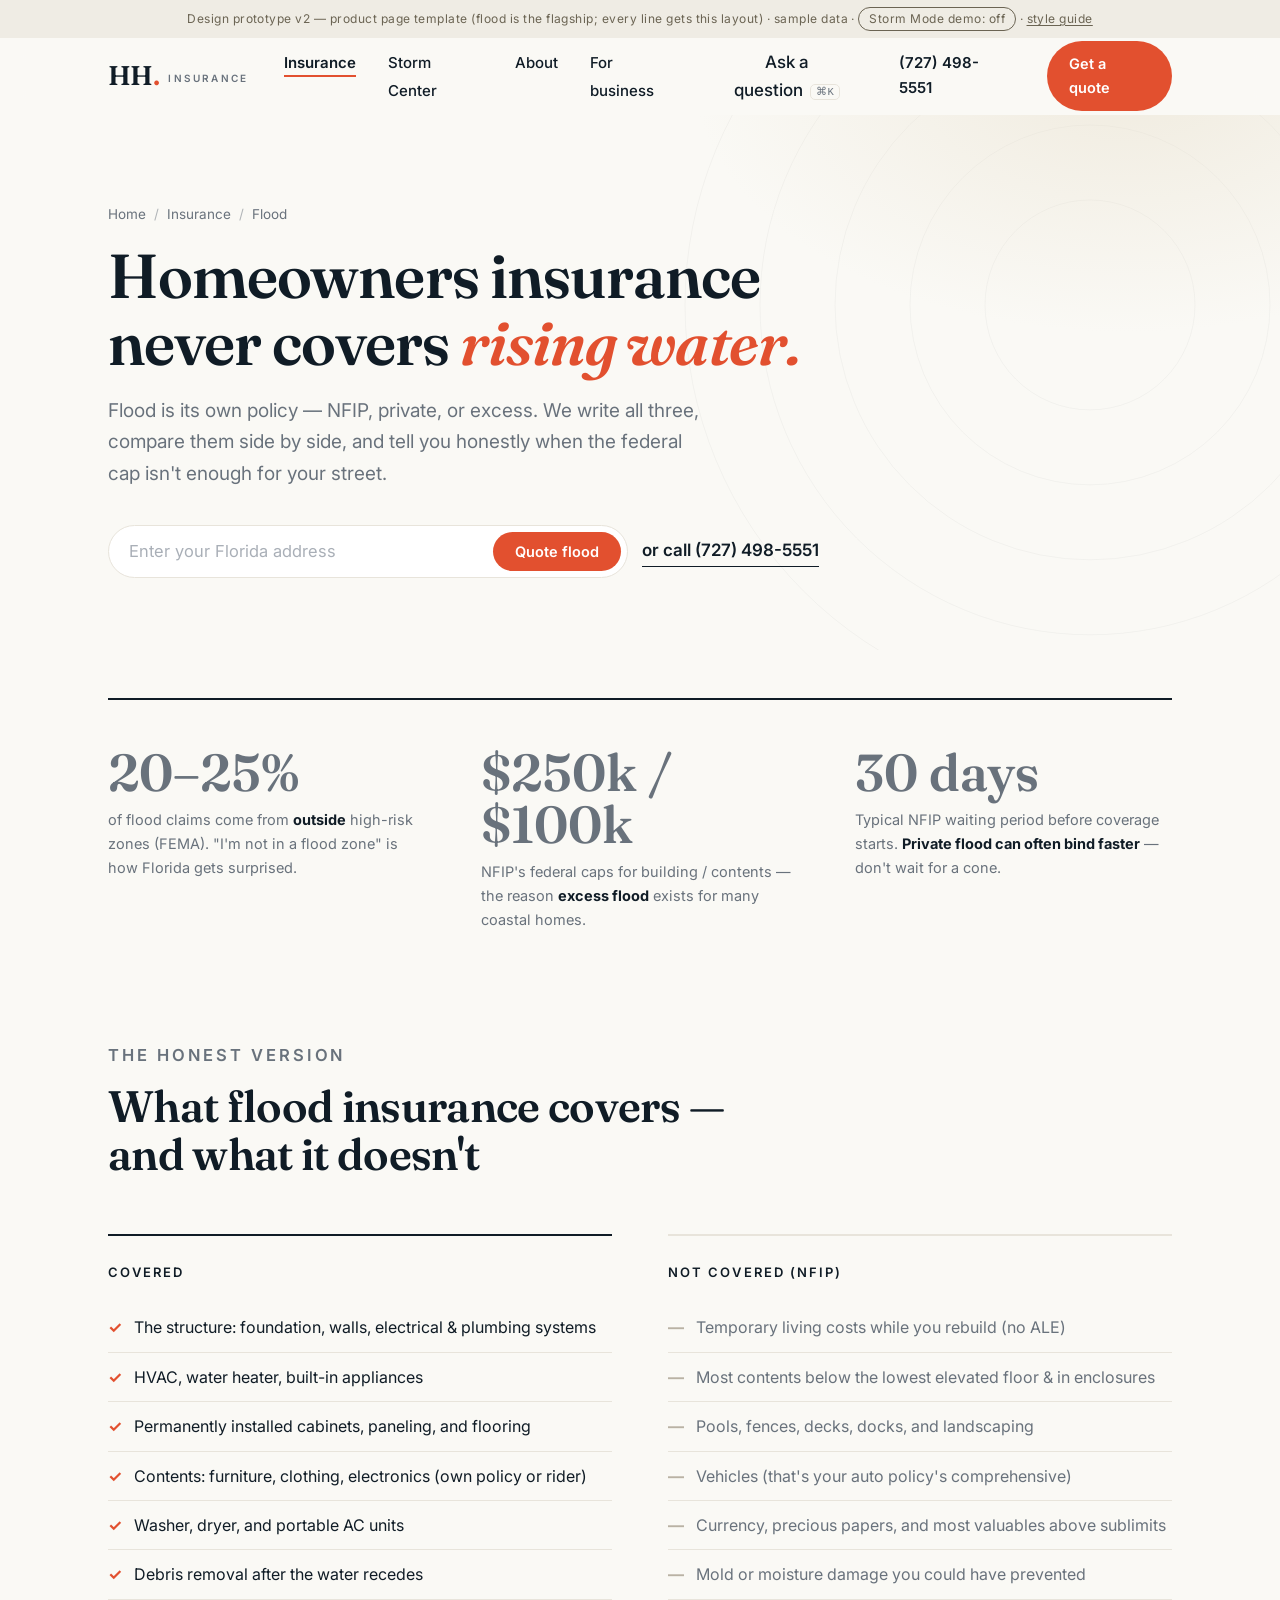
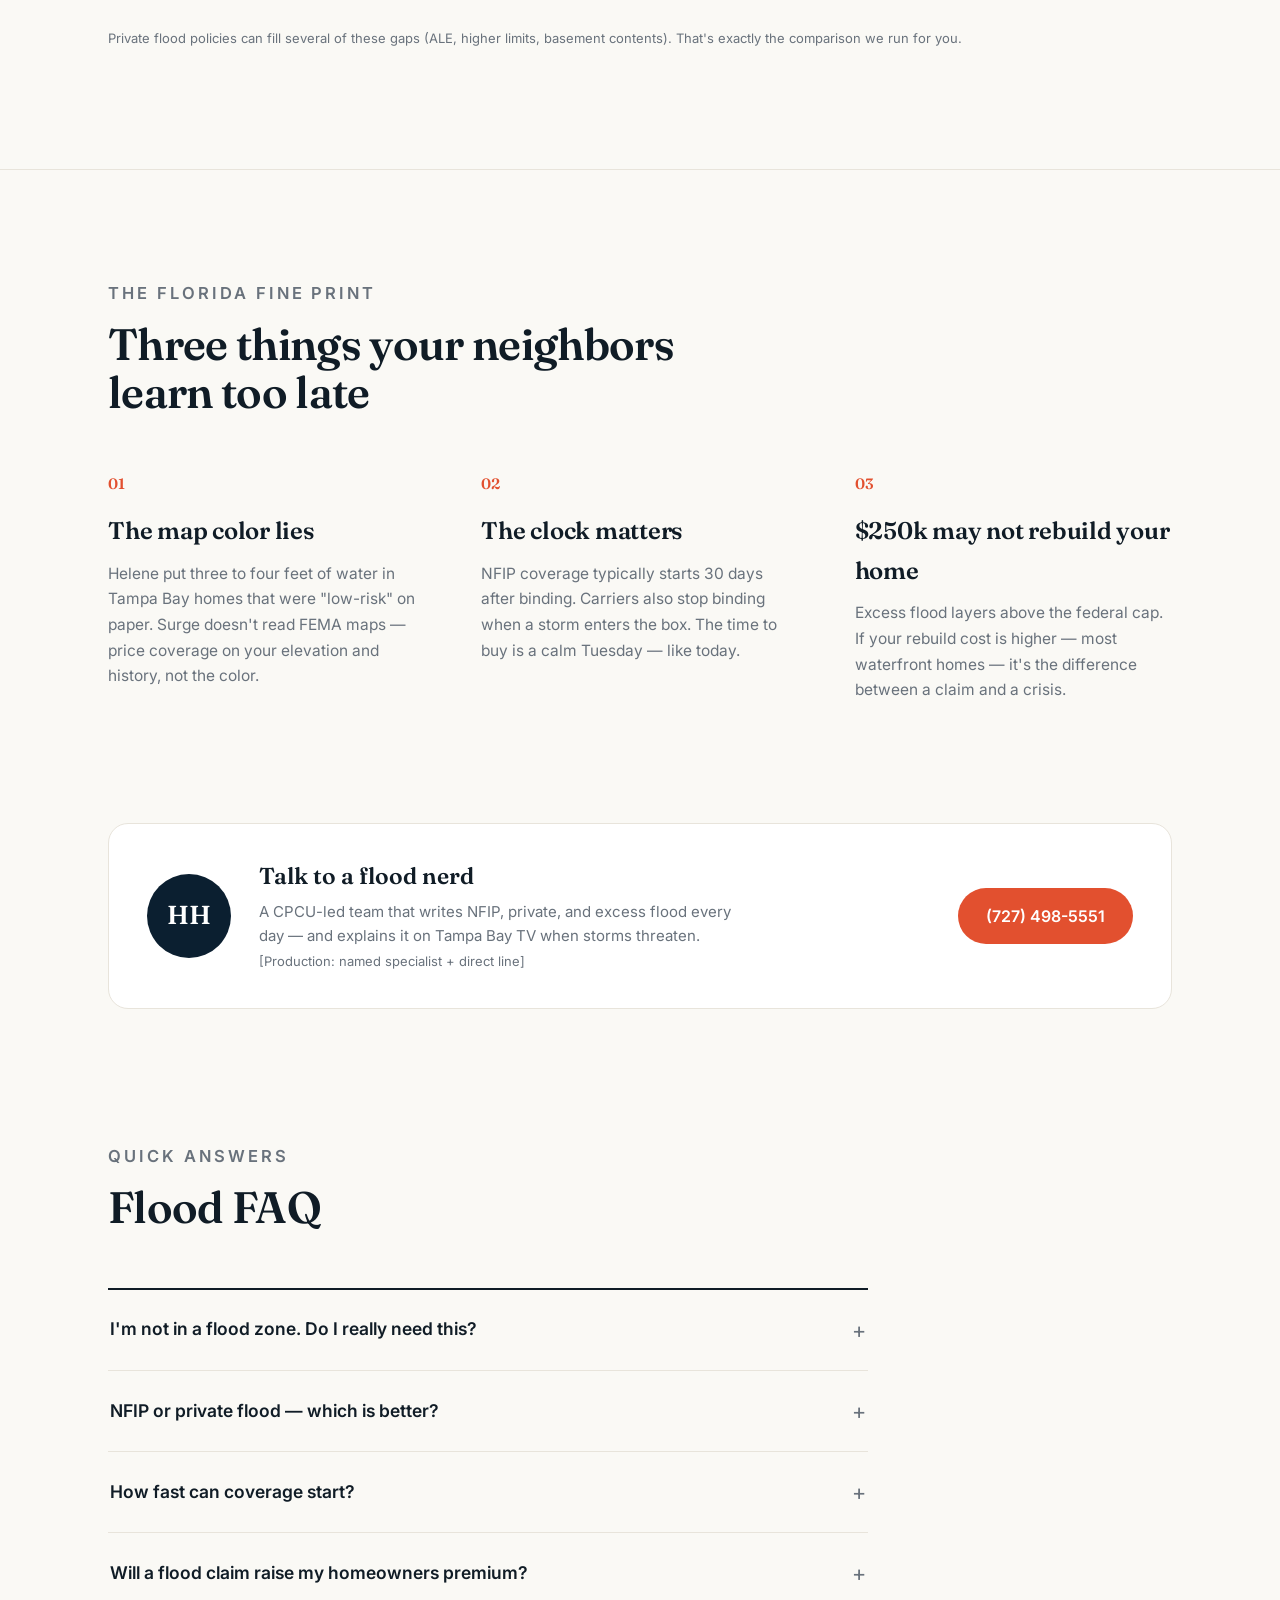
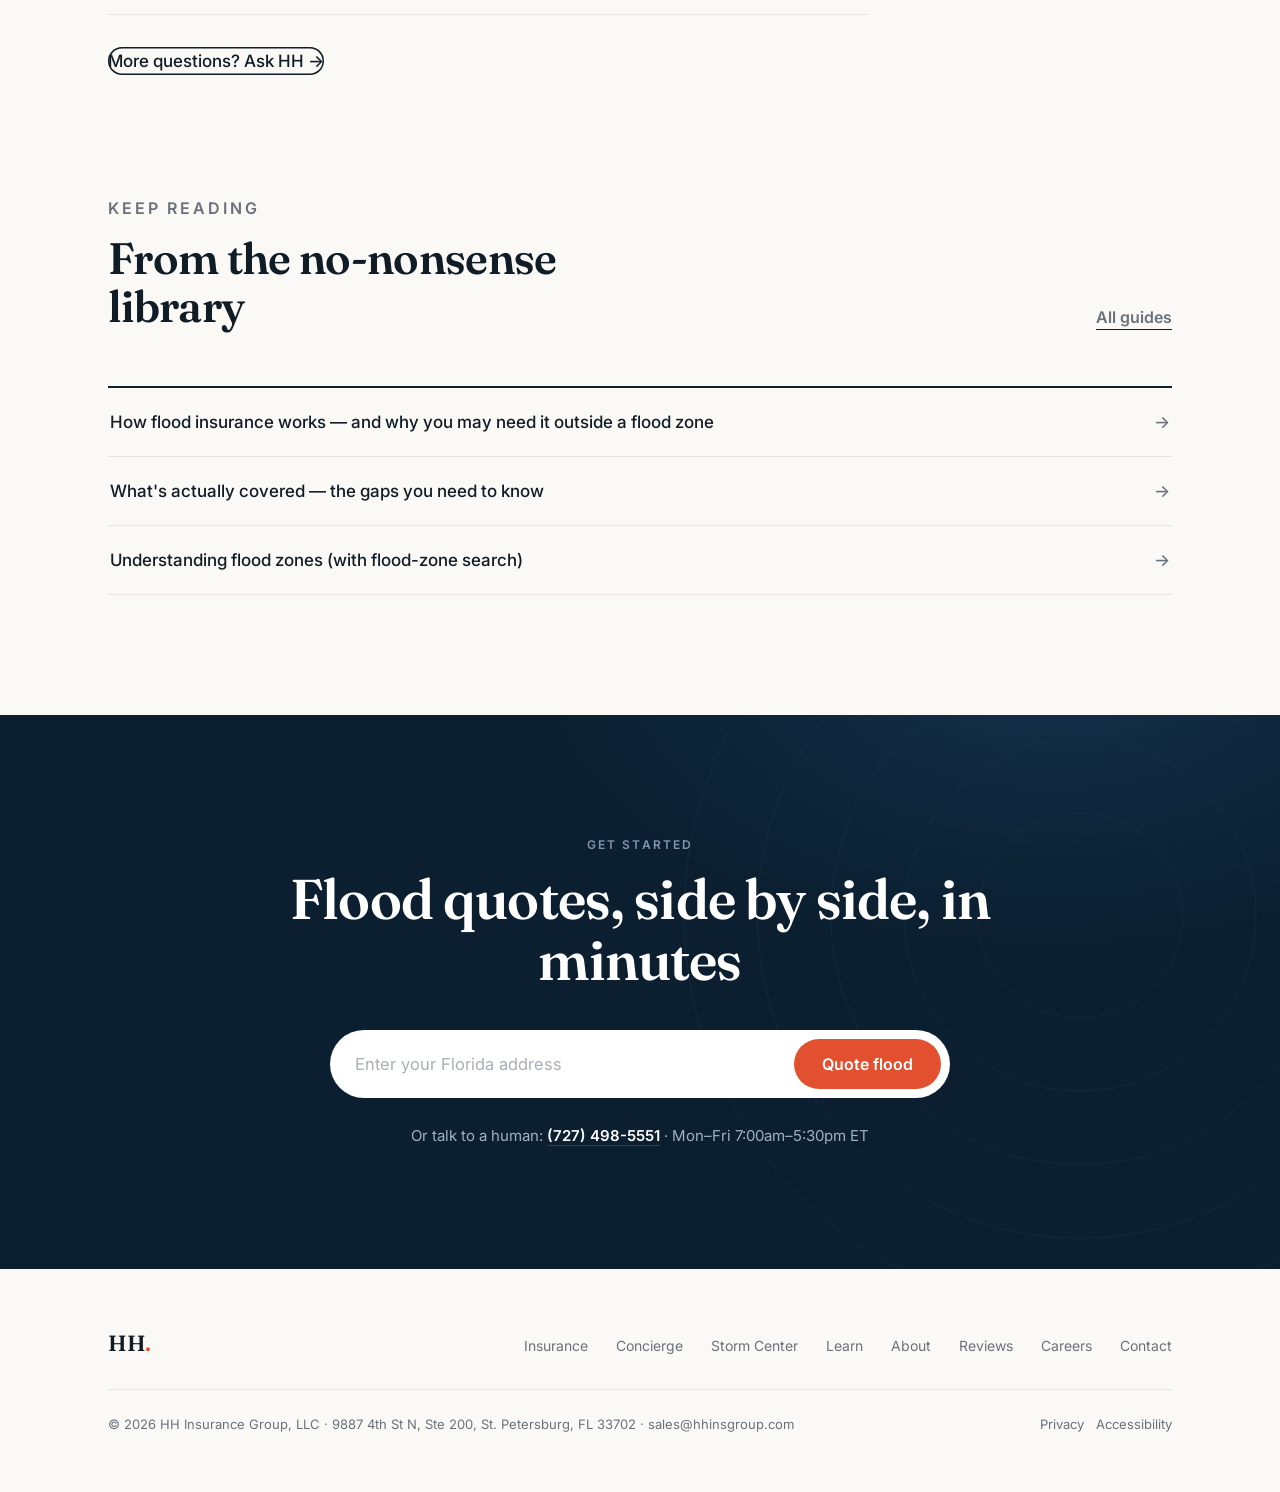
<file: flood.html>
<!doctype html>
<html lang="en">
<head>
<meta charset="utf-8">
<meta name="viewport" content="width=device-width, initial-scale=1">
<title>Florida Flood Insurance — NFIP, Private &amp; Excess | HH Insurance</title>
<meta name="description" content="Homeowners insurance never covers rising water. NFIP, private, and excess flood — quoted side by side by Tampa Bay's flood nerds.">
<meta name="theme-color" media="(prefers-color-scheme: light)" content="#FAF9F5">
<meta name="theme-color" media="(prefers-color-scheme: dark)" content="#0F1B27">
<link rel="icon" href="data:image/svg+xml,%3Csvg xmlns='http://www.w3.org/2000/svg' viewBox='0 0 64 64'%3E%3Crect width='64' height='64' rx='14' fill='%230B1F30'/%3E%3Ctext x='30' y='43' font-family='Georgia,serif' font-size='28' font-weight='700' fill='%23FAF9F5' text-anchor='middle'%3EHH%3C/text%3E%3Ccircle cx='49' cy='40' r='4.5' fill='%23E2502F'/%3E%3C/svg%3E">
<meta property="og:title" content="Florida Flood Insurance — NFIP, Private &amp; Excess | HH Insurance">
<meta property="og:description" content="Homeowners insurance never covers rising water. NFIP, private, and excess flood — quoted side by side by Tampa Bay's flood nerds.">
<meta property="og:type" content="website">
<link rel="preconnect" href="https://fonts.googleapis.com">
<link rel="preconnect" href="https://fonts.gstatic.com" crossorigin>
<link href="https://fonts.googleapis.com/css2?family=Fraunces:ital,opsz,wght@0,9..144,500;0,9..144,600;1,9..144,500;1,9..144,600&family=Inter:wght@400;500;600&display=swap" rel="stylesheet">
<link rel="stylesheet" href="style.css">
</head>
<body>
<a class="skip" href="#main">Skip to content</a>
<div class="proto">Design prototype v2 — product page template (flood is the flagship; every line gets this layout) · sample data</div>

<header class="site" id="hdr">
  <nav class="wrap nav" id="nav" aria-label="Main">
    <a class="logo" href="index.html">HH<em>.</em><span class="logotag">Insurance</span></a>
    <button class="menu-btn" id="menuBtn" aria-expanded="false" aria-controls="navList">Menu</button>
    <ul id="navList">
      <li><a href="insurance.html" aria-current="page">Insurance</a></li>
      <li><a href="storm-center.html">Storm Center</a></li>
      <li><a href="about.html">About</a></li>
      <li><a href="business.html">For business</a></li>
    </ul>
    <a class="tel" href="tel:7274985551">(727) 498-5551</a>
    <a class="btn" href="quote.html">Get a quote</a>
  </nav>
</header>

<main id="main">

<section class="page-hero">
  <div class="wrap">
    <p class="crumbs"><a href="index.html">Home</a><span>/</span><a href="insurance.html">Insurance</a><span>/</span>Flood</p>
    <h1 class="fade">Homeowners insurance never covers <em>rising water.</em></h1>
    <p class="lede fade">Flood is its own policy — NFIP, private, or excess. We write all three, compare them side by side, and tell you honestly when the federal cap isn't enough for your street.</p>
    <div class="actions fade">
      <form class="qbar sm" data-quote aria-label="Flood quote" style="flex:1;min-width:280px;max-width:520px">
        <input type="text" autocomplete="street-address" placeholder="Enter your Florida address" aria-label="Property address">
        <button class="btn" type="submit">Quote flood</button>
      </form>
      <a class="tlink" href="tel:7274985551">or call (727) 498-5551</a>
    </div>
  </div>
</section>

<section style="padding:48px 0 96px">
  <div class="wrap">
    <div class="statrow fade">
      <div>
        <p class="n">20–25%</p>
        <p>of flood claims come from <b>outside</b> high-risk zones (FEMA). "I'm not in a flood zone" is how Florida gets surprised.</p>
      </div>
      <div>
        <p class="n">$250k / $100k</p>
        <p>NFIP's federal caps for building / contents — the reason <b>excess flood</b> exists for many coastal homes.</p>
      </div>
      <div>
        <p class="n">30 days</p>
        <p>Typical NFIP waiting period before coverage starts. <b>Private flood can often bind faster</b> — don't wait for a cone.</p>
      </div>
    </div>
  </div>
</section>

<section style="padding-bottom:120px">
  <div class="wrap">
    <div class="shead fade">
      <p class="eyebrow">The honest version</p>
      <h2>What flood insurance covers — and what it doesn't</h2>
    </div>
    <div class="compare">
      <div class="col fade">
        <h3>Covered</h3>
        <ul>
          <li><span class="m">✓</span> The structure: foundation, walls, electrical &amp; plumbing systems</li>
          <li><span class="m">✓</span> HVAC, water heater, built-in appliances</li>
          <li><span class="m">✓</span> Permanently installed cabinets, paneling, and flooring</li>
          <li><span class="m">✓</span> Contents: furniture, clothing, electronics (own policy or rider)</li>
          <li><span class="m">✓</span> Washer, dryer, and portable AC units</li>
          <li><span class="m">✓</span> Debris removal after the water recedes</li>
        </ul>
      </div>
      <div class="col bad fade">
        <h3>Not covered (NFIP)</h3>
        <ul>
          <li><span class="m">—</span> Temporary living costs while you rebuild (no ALE)</li>
          <li><span class="m">—</span> Most contents below the lowest elevated floor &amp; in enclosures</li>
          <li><span class="m">—</span> Pools, fences, decks, docks, and landscaping</li>
          <li><span class="m">—</span> Vehicles (that's your auto policy's comprehensive)</li>
          <li><span class="m">—</span> Currency, precious papers, and most valuables above sublimits</li>
          <li><span class="m">—</span> Mold or moisture damage you could have prevented</li>
        </ul>
      </div>
    </div>
    <p class="note fade" style="margin-top:28px">Private flood policies can fill several of these gaps (ALE, higher limits, basement contents). That's exactly the comparison we run for you.</p>
  </div>
</section>

<section style="padding-bottom:120px;border-top:1px solid var(--hairline)">
  <div class="wrap" style="padding-top:96px">
    <div class="shead fade">
      <p class="eyebrow">The Florida fine print</p>
      <h2>Three things your neighbors learn too late</h2>
    </div>
    <div class="whygrid">
      <div class="whyitem fade">
        <p class="n">01</p>
        <h3>The map color lies</h3>
        <p>Helene put three to four feet of water in Tampa Bay homes that were "low-risk" on paper. Surge doesn't read FEMA maps — price coverage on your elevation and history, not the color.</p>
      </div>
      <div class="whyitem fade">
        <p class="n">02</p>
        <h3>The clock matters</h3>
        <p>NFIP coverage typically starts 30 days after binding. Carriers also stop binding when a storm enters the box. The time to buy is a calm Tuesday — like today.</p>
      </div>
      <div class="whyitem fade">
        <p class="n">03</p>
        <h3>$250k may not rebuild your home</h3>
        <p>Excess flood layers above the federal cap. If your rebuild cost is higher — most waterfront homes — it's the difference between a claim and a crisis.</p>
      </div>
    </div>
  </div>
</section>

<section style="padding-bottom:120px">
  <div class="wrap">
    <div class="specialist fade">
      <span class="ava" aria-hidden="true">HH</span>
      <div>
        <h3>Talk to a flood nerd</h3>
        <p>A CPCU-led team that writes NFIP, private, and excess flood every day — and explains it on Tampa Bay TV when storms threaten. <span class="note">[Production: named specialist + direct line]</span></p>
      </div>
      <div class="right">
        <a class="btn" href="tel:7274985551">(727) 498-5551</a>
      </div>
    </div>
  </div>
</section>

<section style="padding-bottom:120px">
  <div class="wrap">
    <div class="shead fade">
      <p class="eyebrow">Quick answers</p>
      <h2>Flood FAQ</h2>
    </div>
    <div class="faq fade">
      <details>
        <summary>I'm not in a flood zone. Do I really need this? <span class="tog">+</span></summary>
        <p class="a">Every home in Florida is in a flood zone — just zones with different letters. A fifth to a quarter of all flood claims come from "low-risk" zones, and preferred-risk pricing there is usually at its cheapest. Low risk is exactly when coverage is a bargain.</p>
      </details>
      <details>
        <summary>NFIP or private flood — which is better? <span class="tog">+</span></summary>
        <p class="a">Neither, universally. NFIP is standardized and never non-renews you for claims; private can offer higher limits, ALE, faster binding, and sometimes better pricing. We quote both and show you the trade-offs side by side.</p>
      </details>
      <details>
        <summary>How fast can coverage start? <span class="tog">+</span></summary>
        <p class="a">NFIP typically has a 30-day wait (waived at loan closing). Several private markets can bind in days — but every market freezes new business once a named storm approaches. Buy before the season gets interesting.</p>
      </details>
      <details>
        <summary>Will a flood claim raise my homeowners premium? <span class="tog">+</span></summary>
        <p class="a">Flood is a separate policy, so a flood claim doesn't hit your homeowners loss history. NFIP can't non-renew you for claims; some private carriers reassess at renewal — another trade-off we'll walk you through.</p>
      </details>
    </div>
    <p style="margin-top:32px" class="fade"><button class="btn btn-line ask-open" type="button">More questions? Ask HH →</button></p>
  </div>
</section>

<section style="padding-bottom:120px">
  <div class="wrap">
    <div class="shead-split fade">
      <div>
        <p class="eyebrow">Keep reading</p>
        <h2>From the no-nonsense library</h2>
      </div>
      <p><a class="tlink" href="learn.html">All guides</a></p>
    </div>
    <ul class="rowlist topline fade">
      <li><a href="#" data-proto="/how-does-flood-insurance-work/"><span>How flood insurance works — and why you may need it outside a flood zone</span><span class="ar">→</span></a></li>
      <li><a href="#" data-proto="/whats-actually-covered-by-flood-insurance-the-gaps-you-need-to-know/"><span>What's actually covered — the gaps you need to know</span><span class="ar">→</span></a></li>
      <li><a href="#" data-proto="/understanding-different-flood-zones/"><span>Understanding flood zones (with flood-zone search)</span><span class="ar">→</span></a></li>
    </ul>
  </div>
</section>

<section class="final">
  <div class="wrap">
    <p class="eyebrow fade">Get started</p>
    <h2 class="fade">Flood quotes, side by side, in minutes</h2>
    <form class="qbar fade" data-quote aria-label="Instant quote">
      <input type="text" placeholder="Enter your Florida address" aria-label="Property address">
      <button class="btn" type="submit">Quote flood</button>
    </form>
    <p class="after fade">Or talk to a human: <a href="tel:7274985551">(727) 498-5551</a> · Mon–Fri 7:00am–5:30pm ET</p>
  </div>
</section>

</main>

<footer class="site">
  <div class="wrap">
    <div class="frow">
      <a class="logo" href="index.html">HH<em>.</em><span class="logotag">Insurance</span></a>
      <ul>
        <li><a href="insurance.html">Insurance</a></li>
        <li><a href="concierge.html">Concierge</a></li>
        <li><a href="storm-center.html">Storm Center</a></li>
        <li><a href="learn.html">Learn</a></li>
        <li><a href="about.html">About</a></li>
        <li><a href="reviews.html">Reviews</a></li>
        <li><a href="careers.html">Careers</a></li>
        <li><a href="contact.html">Contact</a></li>
      </ul>
    </div>
    <div class="legal">
      <span>© 2026 HH Insurance Group, LLC · 9887 4th St N, Ste 200, St. Petersburg, FL 33702 · <a href="mailto:sales@hhinsgroup.com">sales@hhinsgroup.com</a></span>
      <span><a href="#" data-proto="/privacy/">Privacy</a> &nbsp; <a href="#" data-proto="/accessibility/">Accessibility</a></span>
    </div>
  </div>
</footer>

<div class="mob-bar">
  <a class="btn btn-line" href="tel:7274985551">Call us</a>
  <a class="btn" href="quote.html">Get a quote</a>
</div>

<div class="toast" id="toast" role="status" aria-live="polite"></div>
<script src="script.js"></script>
</body>
</html>
</file>
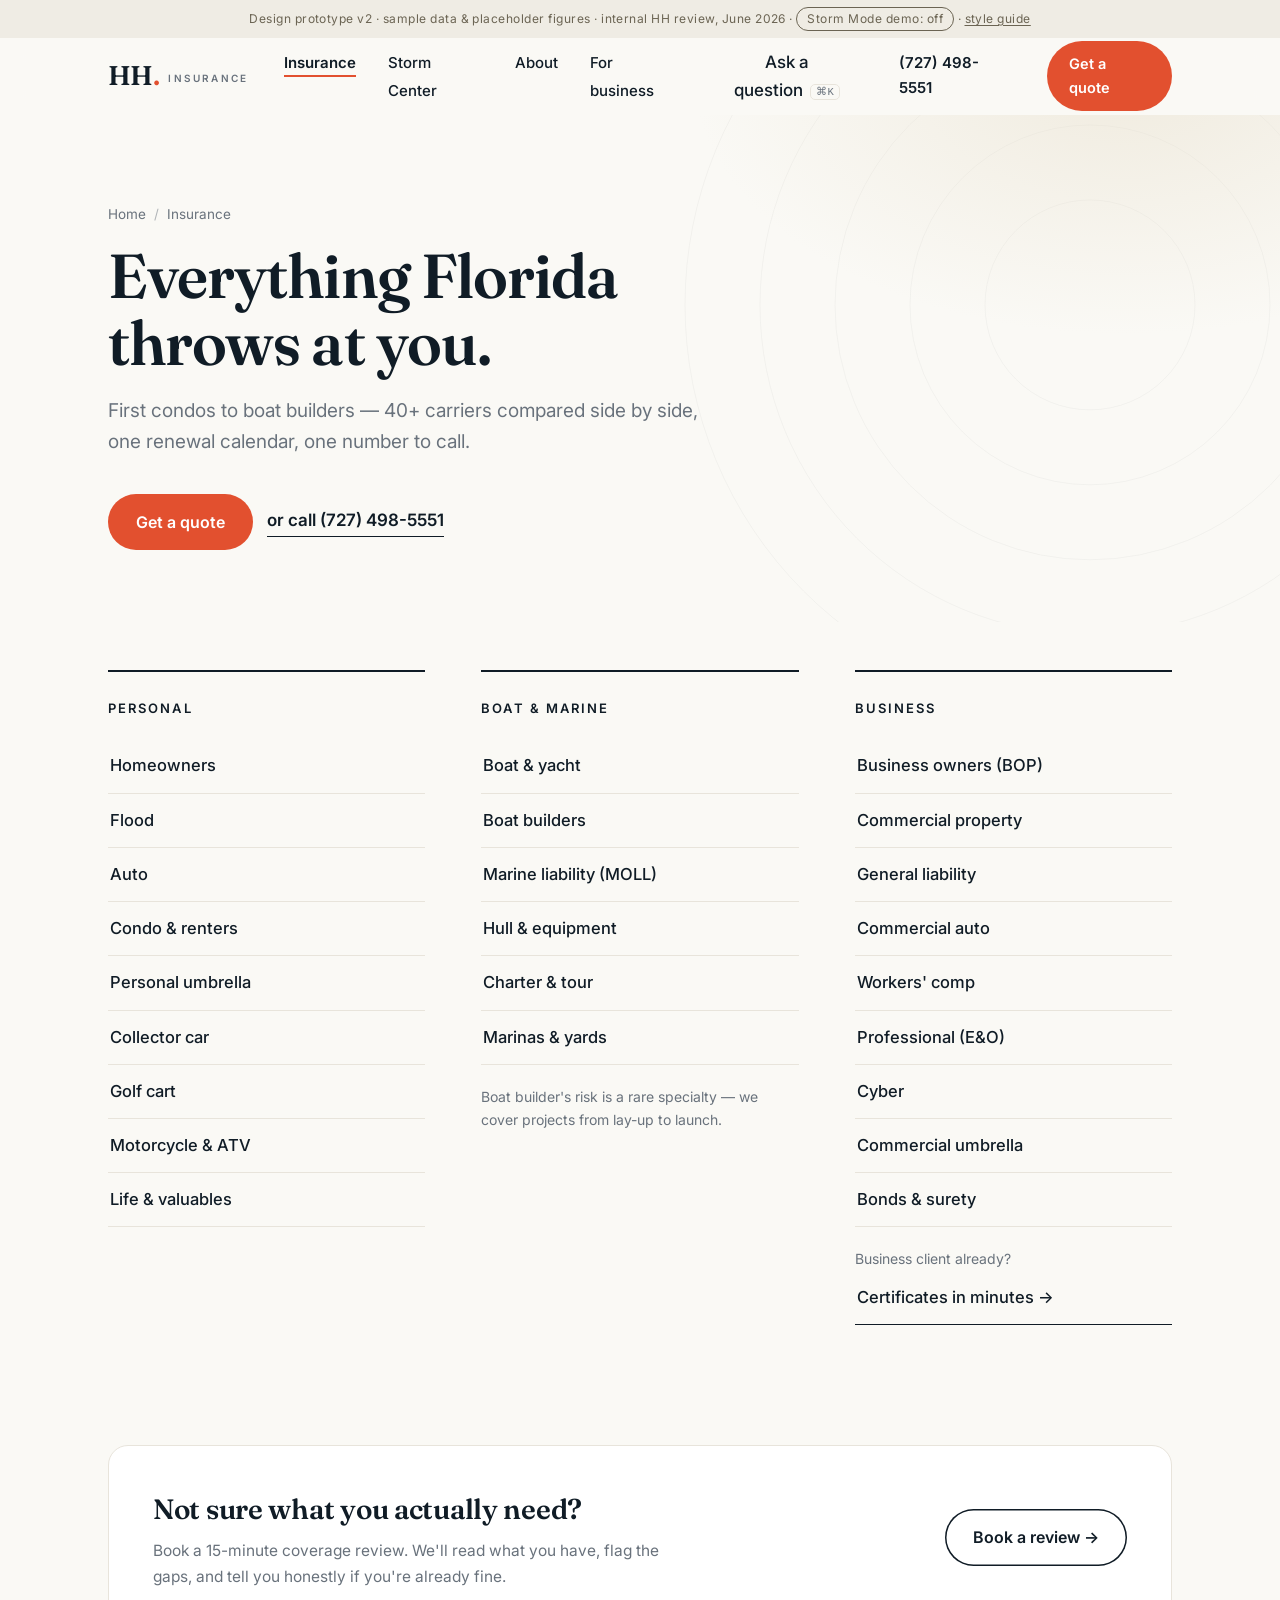
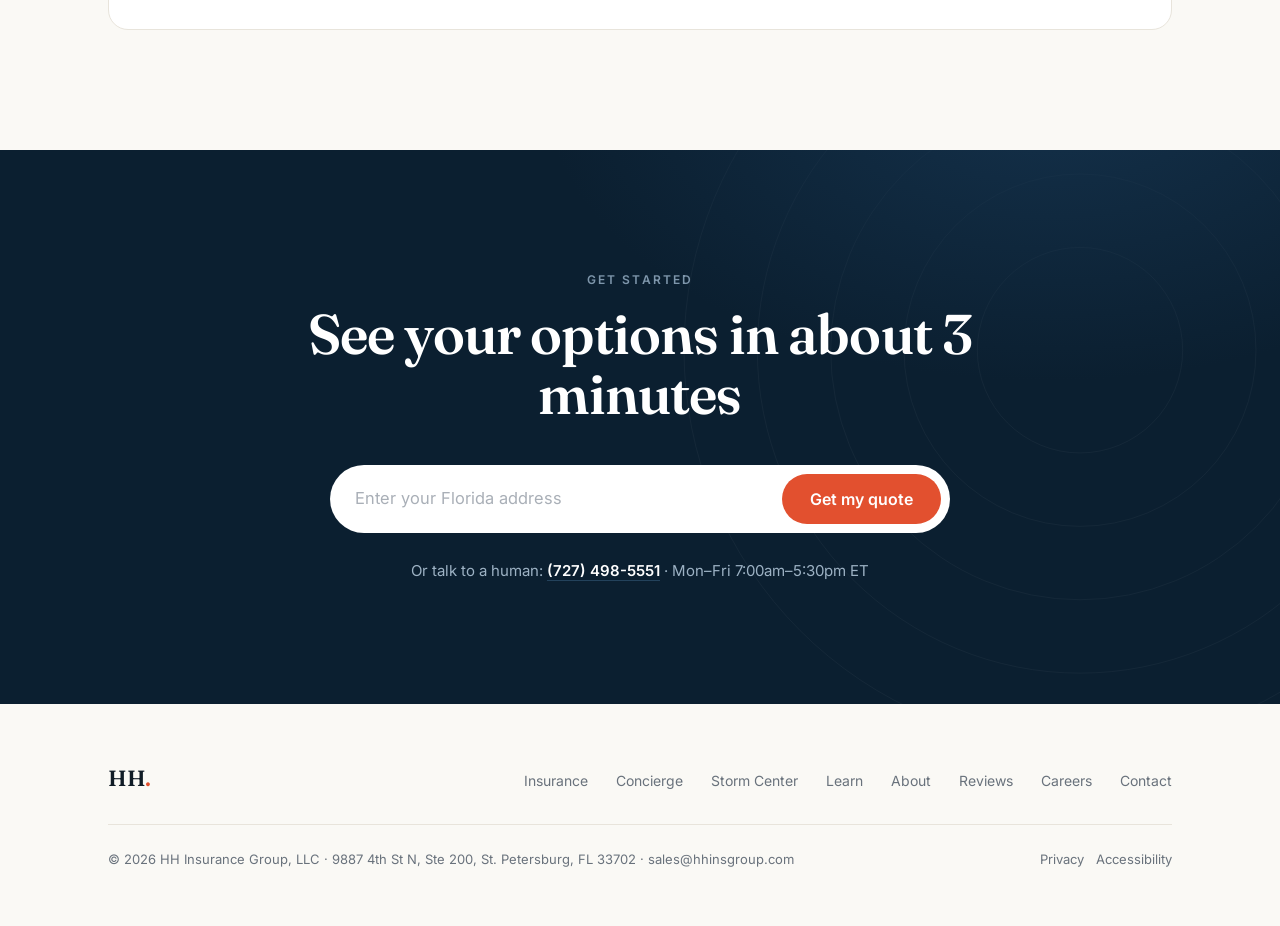
<file: insurance.html>
<!doctype html>
<html lang="en">
<head>
<meta charset="utf-8">
<meta name="viewport" content="width=device-width, initial-scale=1">
<title>Coverage — HH Insurance</title>
<meta name="description" content="Personal, marine, and business insurance across Florida — 40+ carriers, one agency.">
<meta name="theme-color" media="(prefers-color-scheme: light)" content="#FAF9F5">
<meta name="theme-color" media="(prefers-color-scheme: dark)" content="#0F1B27">
<link rel="icon" href="data:image/svg+xml,%3Csvg xmlns='http://www.w3.org/2000/svg' viewBox='0 0 64 64'%3E%3Crect width='64' height='64' rx='14' fill='%230B1F30'/%3E%3Ctext x='30' y='43' font-family='Georgia,serif' font-size='28' font-weight='700' fill='%23FAF9F5' text-anchor='middle'%3EHH%3C/text%3E%3Ccircle cx='49' cy='40' r='4.5' fill='%23E2502F'/%3E%3C/svg%3E">
<meta property="og:title" content="Coverage — HH Insurance">
<meta property="og:description" content="Personal, marine, and business insurance across Florida — 40+ carriers, one agency.">
<meta property="og:type" content="website">
<link rel="preconnect" href="https://fonts.googleapis.com">
<link rel="preconnect" href="https://fonts.gstatic.com" crossorigin>
<link href="https://fonts.googleapis.com/css2?family=Fraunces:ital,opsz,wght@0,9..144,500;0,9..144,600;1,9..144,500;1,9..144,600&family=Inter:wght@400;500;600&display=swap" rel="stylesheet">
<link rel="stylesheet" href="style.css">
</head>
<body>
<a class="skip" href="#main">Skip to content</a>
<div class="proto">Design prototype v2 · sample data &amp; placeholder figures · internal HH review, June 2026</div>

<header class="site" id="hdr">
  <nav class="wrap nav" id="nav" aria-label="Main">
    <a class="logo" href="index.html">HH<em>.</em><span class="logotag">Insurance</span></a>
    <button class="menu-btn" id="menuBtn" aria-expanded="false" aria-controls="navList">Menu</button>
    <ul id="navList">
      <li><a href="insurance.html" aria-current="page">Insurance</a></li>
      <li><a href="storm-center.html">Storm Center</a></li>
      <li><a href="about.html">About</a></li>
      <li><a href="business.html">For business</a></li>
    </ul>
    <a class="tel" href="tel:7274985551">(727) 498-5551</a>
    <a class="btn" href="quote.html">Get a quote</a>
  </nav>
</header>

<main id="main">

<section class="page-hero">
  <div class="wrap">
    <p class="crumbs"><a href="index.html">Home</a><span>/</span>Insurance</p>
    <h1 class="fade">Everything Florida<br>throws at you.</h1>
    <p class="lede fade">First condos to boat builders — 40+ carriers compared side by side, one renewal calendar, one number to call.</p>
    <div class="actions fade">
      <a class="btn" href="quote.html">Get a quote</a>
      <a class="tlink" href="tel:7274985551">or call (727) 498-5551</a>
    </div>
  </div>
</section>

<section style="padding:48px 0 120px">
  <div class="wrap">
    <div class="covgrid">
      <div class="covcol fade" id="personal">
        <h3>Personal</h3>
        <ul>
          <li><a href="#" data-proto="/insurance/home/">Homeowners <span class="ar">→</span></a></li>
          <li><a href="flood.html">Flood <span class="ar">→</span></a></li>
          <li><a href="#" data-proto="/insurance/auto/">Auto <span class="ar">→</span></a></li>
          <li><a href="#" data-proto="/insurance/condo-renters/">Condo &amp; renters <span class="ar">→</span></a></li>
          <li><a href="#" data-proto="/insurance/umbrella/">Personal umbrella <span class="ar">→</span></a></li>
          <li><a href="#" data-proto="/insurance/collector-car/">Collector car <span class="ar">→</span></a></li>
          <li><a href="#" data-proto="/insurance/golf-cart/">Golf cart <span class="ar">→</span></a></li>
          <li><a href="#" data-proto="/insurance/motorcycle/">Motorcycle &amp; ATV <span class="ar">→</span></a></li>
          <li><a href="#" data-proto="/insurance/life-valuables/">Life &amp; valuables <span class="ar">→</span></a></li>
        </ul>
      </div>
      <div class="covcol fade" id="marine">
        <h3>Boat &amp; Marine</h3>
        <ul>
          <li><a href="#" data-proto="/insurance/boat/">Boat &amp; yacht <span class="ar">→</span></a></li>
          <li><a href="#" data-proto="/insurance/boat-builders/">Boat builders <span class="ar">→</span></a></li>
          <li><a href="#" data-proto="/insurance/marine-liability/">Marine liability (MOLL) <span class="ar">→</span></a></li>
          <li><a href="#" data-proto="/insurance/hull/">Hull &amp; equipment <span class="ar">→</span></a></li>
          <li><a href="#" data-proto="/insurance/charter/">Charter &amp; tour <span class="ar">→</span></a></li>
          <li><a href="#" data-proto="/insurance/marinas/">Marinas &amp; yards <span class="ar">→</span></a></li>
        </ul>
        <p style="margin-top:20px;font-size:14px;color:var(--muted)">Boat builder's risk is a rare specialty — we cover projects from lay-up to launch.</p>
      </div>
      <div class="covcol fade" id="business">
        <h3>Business</h3>
        <ul>
          <li><a href="#" data-proto="/insurance/bop/">Business owners (BOP) <span class="ar">→</span></a></li>
          <li><a href="#" data-proto="/insurance/commercial-property/">Commercial property <span class="ar">→</span></a></li>
          <li><a href="#" data-proto="/insurance/general-liability/">General liability <span class="ar">→</span></a></li>
          <li><a href="#" data-proto="/insurance/commercial-auto/">Commercial auto <span class="ar">→</span></a></li>
          <li><a href="#" data-proto="/insurance/workers-comp/">Workers' comp <span class="ar">→</span></a></li>
          <li><a href="#" data-proto="/insurance/professional/">Professional (E&amp;O) <span class="ar">→</span></a></li>
          <li><a href="#" data-proto="/insurance/cyber/">Cyber <span class="ar">→</span></a></li>
          <li><a href="#" data-proto="/insurance/commercial-umbrella/">Commercial umbrella <span class="ar">→</span></a></li>
          <li><a href="#" data-proto="/insurance/bonds/">Bonds &amp; surety <span class="ar">→</span></a></li>
        </ul>
        <p style="margin-top:20px;font-size:14px;color:var(--muted)">Business client already? <a class="tlink" href="business.html">Certificates in minutes →</a></p>
      </div>
    </div>
  </div>
</section>

<section style="padding-bottom:120px">
  <div class="wrap">
    <div class="strip fade">
      <div>
        <h3>Not sure what you actually need?</h3>
        <p>Book a 15-minute coverage review. We'll read what you have, flag the gaps, and tell you honestly if you're already fine.</p>
      </div>
      <a class="btn btn-line" href="contact.html">Book a review →</a>
    </div>
  </div>
</section>

<section class="final">
  <div class="wrap">
    <p class="eyebrow fade">Get started</p>
    <h2 class="fade">See your options in about 3 minutes</h2>
    <form class="qbar fade" data-quote aria-label="Instant quote">
      <input type="text" placeholder="Enter your Florida address" aria-label="Property address">
      <button class="btn" type="submit">Get my quote</button>
    </form>
    <p class="after fade">Or talk to a human: <a href="tel:7274985551">(727) 498-5551</a> · Mon–Fri 7:00am–5:30pm ET</p>
  </div>
</section>

</main>

<footer class="site">
  <div class="wrap">
    <div class="frow">
      <a class="logo" href="index.html">HH<em>.</em><span class="logotag">Insurance</span></a>
      <ul>
        <li><a href="insurance.html">Insurance</a></li>
        <li><a href="concierge.html">Concierge</a></li>
        <li><a href="storm-center.html">Storm Center</a></li>
        <li><a href="learn.html">Learn</a></li>
        <li><a href="about.html">About</a></li>
        <li><a href="reviews.html">Reviews</a></li>
        <li><a href="careers.html">Careers</a></li>
        <li><a href="contact.html">Contact</a></li>
      </ul>
    </div>
    <div class="legal">
      <span>© 2026 HH Insurance Group, LLC · 9887 4th St N, Ste 200, St. Petersburg, FL 33702 · <a href="mailto:sales@hhinsgroup.com">sales@hhinsgroup.com</a></span>
      <span><a href="#" data-proto="/privacy/">Privacy</a> &nbsp; <a href="#" data-proto="/accessibility/">Accessibility</a></span>
    </div>
  </div>
</footer>

<div class="mob-bar">
  <a class="btn btn-line" href="tel:7274985551">Call us</a>
  <a class="btn" href="quote.html">Get a quote</a>
</div>

<div class="toast" id="toast" role="status" aria-live="polite"></div>
<script src="script.js"></script>
</body>
</html>
</file>
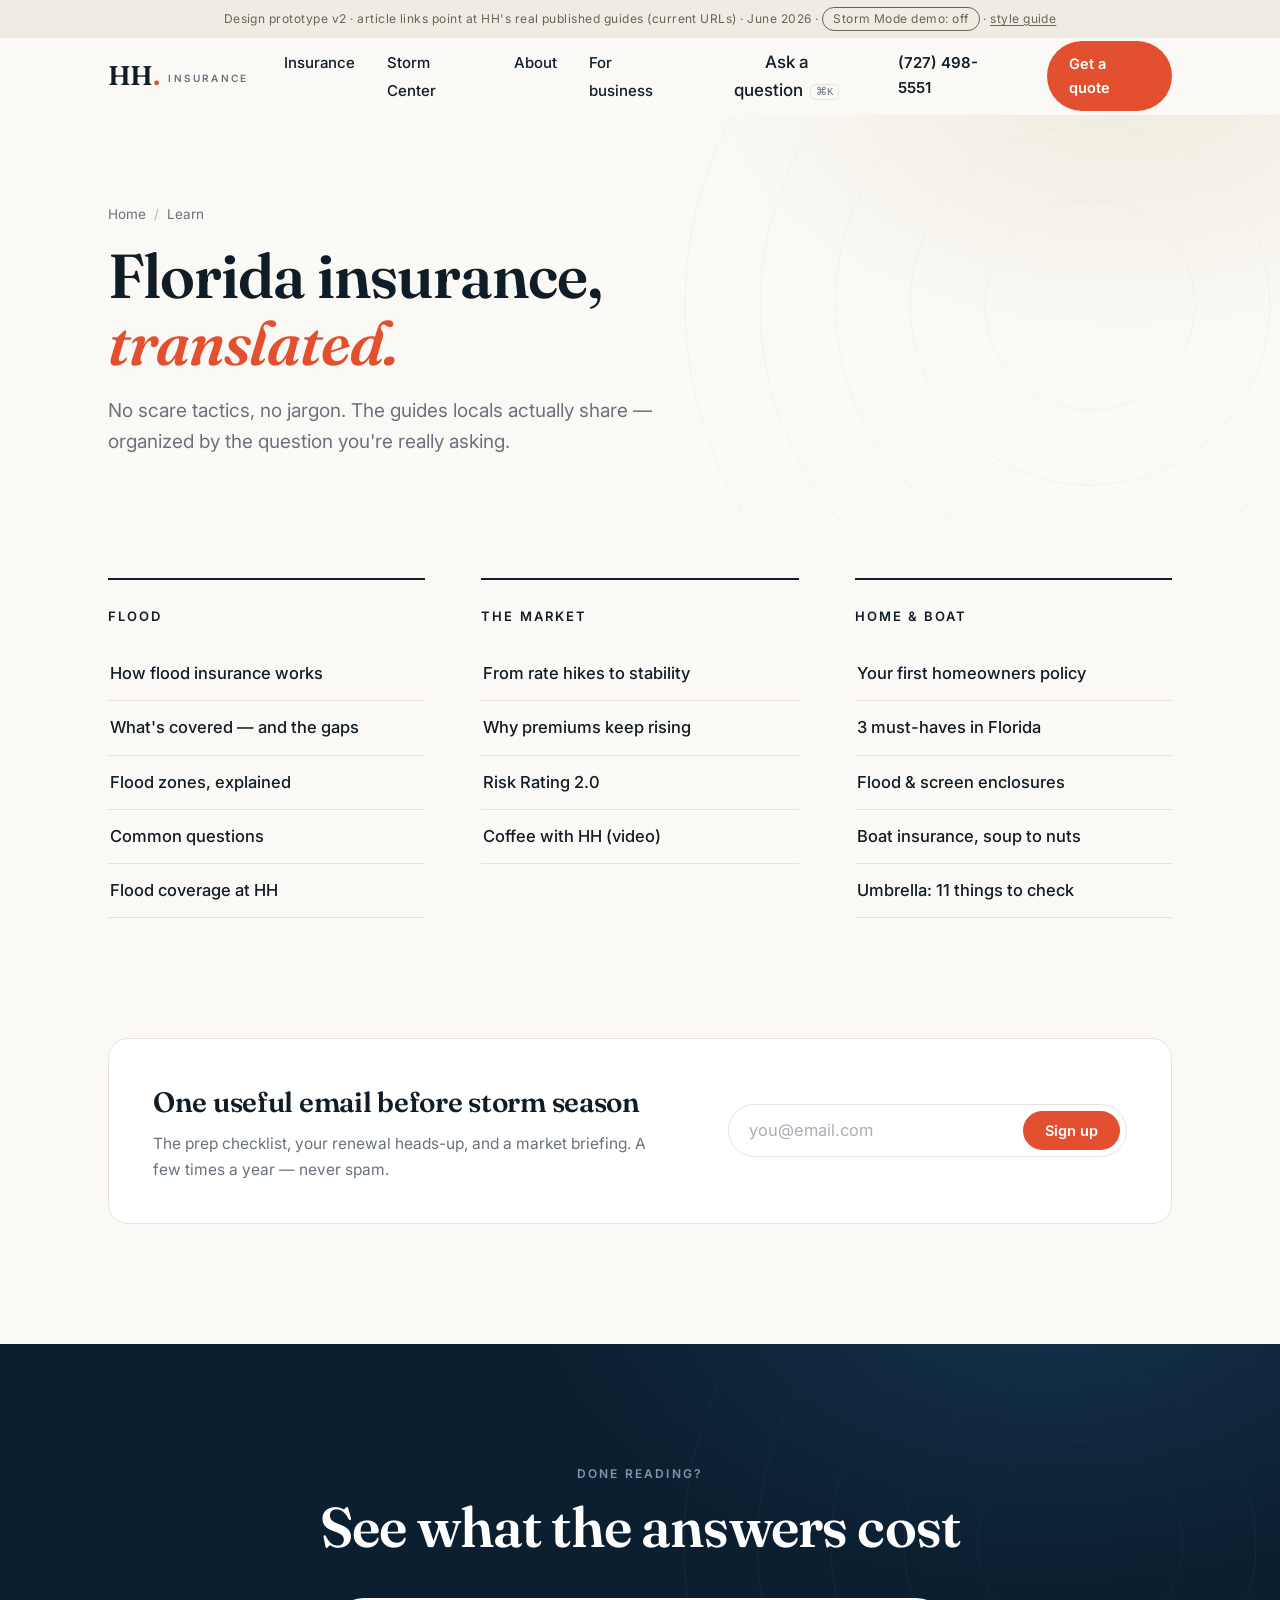
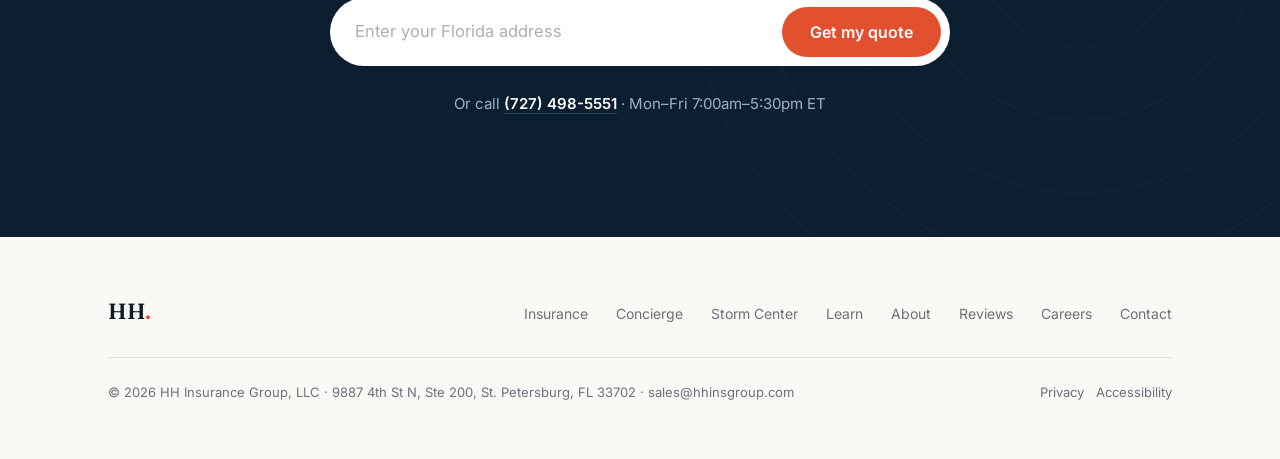
<file: learn.html>
<!doctype html>
<html lang="en">
<head>
<meta charset="utf-8">
<meta name="viewport" content="width=device-width, initial-scale=1">
<title>Learn — The No-Nonsense Library | HH Insurance</title>
<meta name="description" content="Florida insurance, translated. Flood, the market, home, and boat — plain-English guides with no scare tactics.">
<meta name="theme-color" media="(prefers-color-scheme: light)" content="#FAF9F5">
<meta name="theme-color" media="(prefers-color-scheme: dark)" content="#0F1B27">
<link rel="icon" href="data:image/svg+xml,%3Csvg xmlns='http://www.w3.org/2000/svg' viewBox='0 0 64 64'%3E%3Crect width='64' height='64' rx='14' fill='%230B1F30'/%3E%3Ctext x='30' y='43' font-family='Georgia,serif' font-size='28' font-weight='700' fill='%23FAF9F5' text-anchor='middle'%3EHH%3C/text%3E%3Ccircle cx='49' cy='40' r='4.5' fill='%23E2502F'/%3E%3C/svg%3E">
<meta property="og:title" content="Learn — The No-Nonsense Library | HH Insurance">
<meta property="og:description" content="Florida insurance, translated. Flood, the market, home, and boat — plain-English guides with no scare tactics.">
<meta property="og:type" content="website">
<link rel="preconnect" href="https://fonts.googleapis.com">
<link rel="preconnect" href="https://fonts.gstatic.com" crossorigin>
<link href="https://fonts.googleapis.com/css2?family=Fraunces:ital,opsz,wght@0,9..144,500;0,9..144,600;1,9..144,500;1,9..144,600&family=Inter:wght@400;500;600&display=swap" rel="stylesheet">
<link rel="stylesheet" href="style.css">
</head>
<body>
<a class="skip" href="#main">Skip to content</a>
<div class="proto">Design prototype v2 · article links point at HH's real published guides (current URLs) · June 2026</div>

<header class="site" id="hdr">
  <nav class="wrap nav" id="nav" aria-label="Main">
    <a class="logo" href="index.html">HH<em>.</em><span class="logotag">Insurance</span></a>
    <button class="menu-btn" id="menuBtn" aria-expanded="false" aria-controls="navList">Menu</button>
    <ul id="navList">
      <li><a href="insurance.html">Insurance</a></li>
      <li><a href="storm-center.html">Storm Center</a></li>
      <li><a href="about.html">About</a></li>
      <li><a href="business.html">For business</a></li>
    </ul>
    <a class="tel" href="tel:7274985551">(727) 498-5551</a>
    <a class="btn" href="quote.html">Get a quote</a>
  </nav>
</header>

<main id="main">

<section class="page-hero">
  <div class="wrap">
    <p class="crumbs"><a href="index.html">Home</a><span>/</span>Learn</p>
    <h1 class="fade">Florida insurance,<br><em>translated.</em></h1>
    <p class="lede fade">No scare tactics, no jargon. The guides locals actually share — organized by the question you're really asking.</p>
  </div>
</section>

<section style="padding:48px 0 120px">
  <div class="wrap">
    <div class="covgrid">
      <div class="covcol fade">
        <h3>Flood</h3>
        <ul>
          <li><a href="#" data-proto="/how-does-flood-insurance-work/">How flood insurance works <span class="ar">→</span></a></li>
          <li><a href="#" data-proto="/whats-actually-covered-by-flood-insurance-the-gaps-you-need-to-know/">What's covered — and the gaps <span class="ar">→</span></a></li>
          <li><a href="#" data-proto="/understanding-different-flood-zones/">Flood zones, explained <span class="ar">→</span></a></li>
          <li><a href="#" data-proto="/flood-insurance-common-questions/">Common questions <span class="ar">→</span></a></li>
          <li><a href="flood.html">Flood coverage at HH <span class="ar">→</span></a></li>
        </ul>
      </div>
      <div class="covcol fade">
        <h3>The market</h3>
        <ul>
          <li><a href="#" data-proto="/floridas-2025-insurance-market/">From rate hikes to stability <span class="ar">→</span></a></li>
          <li><a href="#" data-proto="/the-florida-insurance-crisis-explained-why-premiums-keep-rising/">Why premiums keep rising <span class="ar">→</span></a></li>
          <li><a href="#" data-proto="/risk-rating-2-0/">Risk Rating 2.0 <span class="ar">→</span></a></li>
          <li><a href="#" data-proto="/storm-center/briefing/">Coffee with HH (video) <span class="ar">→</span></a></li>
        </ul>
      </div>
      <div class="covcol fade">
        <h3>Home &amp; boat</h3>
        <ul>
          <li><a href="#" data-proto="/first-homeowners-insurance-policy/">Your first homeowners policy <span class="ar">→</span></a></li>
          <li><a href="#" data-proto="/3-must-have-insurances-when-living-in-florida/">3 must-haves in Florida <span class="ar">→</span></a></li>
          <li><a href="#" data-proto="/flood-and-screen-enclosure/">Flood &amp; screen enclosures <span class="ar">→</span></a></li>
          <li><a href="#" data-proto="/boat-insurance-information/">Boat insurance, soup to nuts <span class="ar">→</span></a></li>
          <li><a href="#" data-proto="/11-items-you-want-to-see-included-in-your-umbrella-insurance-policy/">Umbrella: 11 things to check <span class="ar">→</span></a></li>
        </ul>
      </div>
    </div>
  </div>
</section>

<section style="padding-bottom:120px">
  <div class="wrap">
    <div class="strip fade">
      <div>
        <h3>One useful email before storm season</h3>
        <p>The prep checklist, your renewal heads-up, and a market briefing. A few times a year — never spam.</p>
      </div>
      <form class="qbar sm" data-mock="Sample — production subscribes this address" style="max-width:420px">
        <input type="email" placeholder="you@email.com" aria-label="Email address">
        <button class="btn" type="submit">Sign up</button>
      </form>
    </div>
  </div>
</section>

<section class="final">
  <div class="wrap">
    <p class="eyebrow fade">Done reading?</p>
    <h2 class="fade">See what the answers cost</h2>
    <form class="qbar fade" data-quote aria-label="Instant quote">
      <input type="text" placeholder="Enter your Florida address" aria-label="Property address">
      <button class="btn" type="submit">Get my quote</button>
    </form>
    <p class="after fade">Or call <a href="tel:7274985551">(727) 498-5551</a> · Mon–Fri 7:00am–5:30pm ET</p>
  </div>
</section>

</main>

<footer class="site">
  <div class="wrap">
    <div class="frow">
      <a class="logo" href="index.html">HH<em>.</em><span class="logotag">Insurance</span></a>
      <ul>
        <li><a href="insurance.html">Insurance</a></li>
        <li><a href="concierge.html">Concierge</a></li>
        <li><a href="storm-center.html">Storm Center</a></li>
        <li><a href="learn.html">Learn</a></li>
        <li><a href="about.html">About</a></li>
        <li><a href="reviews.html">Reviews</a></li>
        <li><a href="careers.html">Careers</a></li>
        <li><a href="contact.html">Contact</a></li>
      </ul>
    </div>
    <div class="legal">
      <span>© 2026 HH Insurance Group, LLC · 9887 4th St N, Ste 200, St. Petersburg, FL 33702 · <a href="mailto:sales@hhinsgroup.com">sales@hhinsgroup.com</a></span>
      <span><a href="#" data-proto="/privacy/">Privacy</a> &nbsp; <a href="#" data-proto="/accessibility/">Accessibility</a></span>
    </div>
  </div>
</footer>

<div class="mob-bar">
  <a class="btn btn-line" href="tel:7274985551">Call us</a>
  <a class="btn" href="quote.html">Get a quote</a>
</div>

<div class="toast" id="toast" role="status" aria-live="polite"></div>
<script src="script.js"></script>
</body>
</html>
</file>
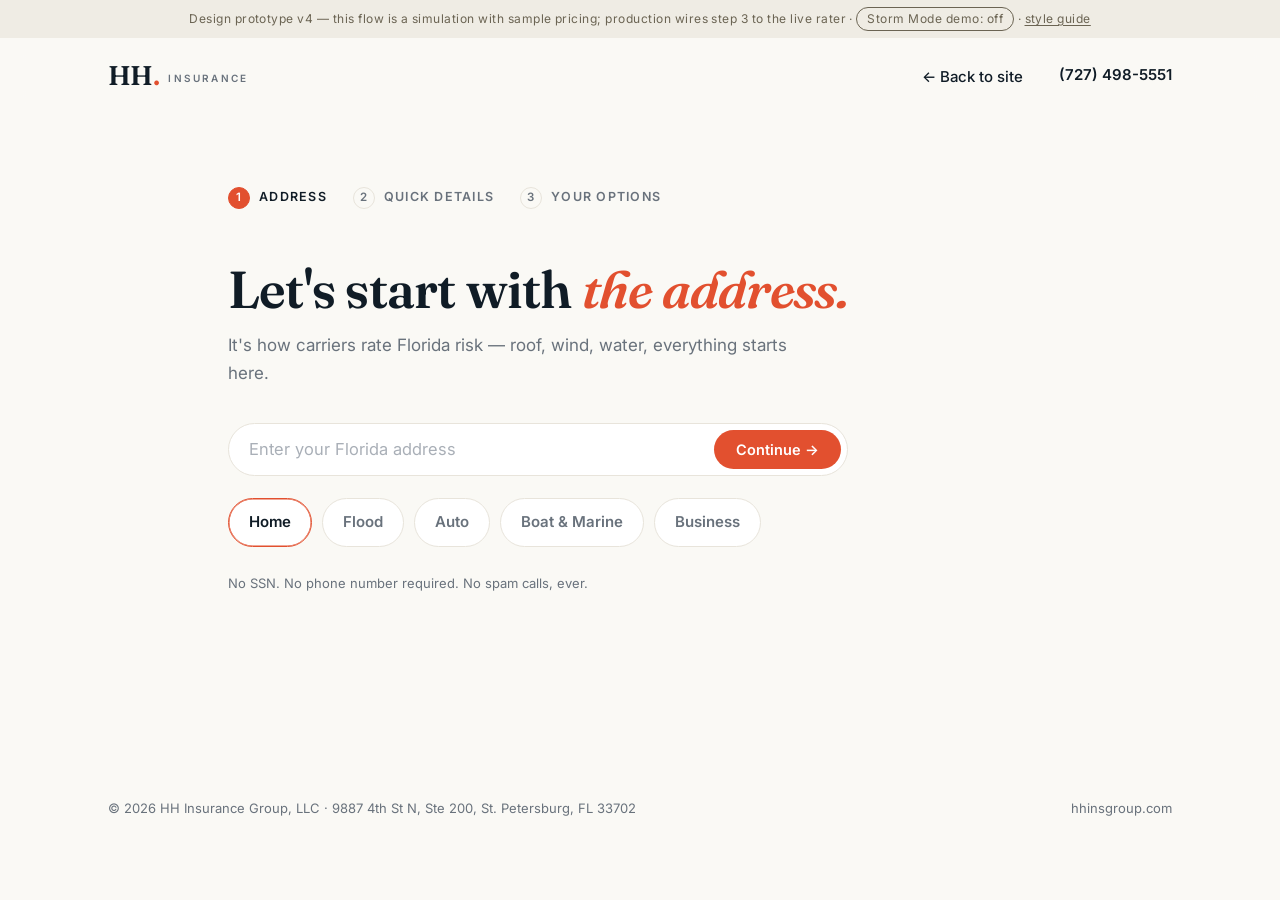
<file: quote.html>
<!doctype html>
<html lang="en">
<head>
<meta charset="utf-8">
<meta name="viewport" content="width=device-width, initial-scale=1">
<title>Instant Quote — HH Insurance</title>
<meta name="description" content="Address in, quotes out. Compare sample options from 40+ carriers in about 3 minutes — then bind with a human.">
<meta name="theme-color" media="(prefers-color-scheme: light)" content="#FAF9F5">
<meta name="theme-color" media="(prefers-color-scheme: dark)" content="#0F1B27">
<link rel="icon" href="data:image/svg+xml,%3Csvg xmlns='http://www.w3.org/2000/svg' viewBox='0 0 64 64'%3E%3Crect width='64' height='64' rx='14' fill='%230B1F30'/%3E%3Ctext x='30' y='43' font-family='Georgia,serif' font-size='28' font-weight='700' fill='%23FAF9F5' text-anchor='middle'%3EHH%3C/text%3E%3Ccircle cx='49' cy='40' r='4.5' fill='%23E2502F'/%3E%3C/svg%3E">
<meta property="og:title" content="Instant Quote — HH Insurance">
<meta property="og:description" content="Address in, quotes out. Compare sample options from 40+ carriers in about 3 minutes — then bind with a human.">
<meta property="og:type" content="website">
<link rel="preconnect" href="https://fonts.googleapis.com">
<link rel="preconnect" href="https://fonts.gstatic.com" crossorigin>
<link href="https://fonts.googleapis.com/css2?family=Fraunces:ital,opsz,wght@0,9..144,500;0,9..144,600;1,9..144,500;1,9..144,600&family=Inter:wght@400;500;600&display=swap" rel="stylesheet">
<link rel="stylesheet" href="style.css">
</head>
<body>
<a class="skip" href="#main">Skip to content</a>
<div class="proto">Design prototype v4 — this flow is a simulation with sample pricing; production wires step 3 to the live rater</div>

<header class="site" id="hdr">
  <nav class="wrap nav" id="nav" aria-label="Main">
    <a class="logo" href="index.html">HH<em>.</em><span class="logotag">Insurance</span></a>
    <ul style="margin-left:auto"><li><a href="index.html">← Back to site</a></li></ul>
    <a class="tel" href="tel:7274985551">(727) 498-5551</a>
  </nav>
</header>

<main id="main">
<section style="padding:72px 0 120px">
  <div class="wrap" style="max-width:880px">

    <div class="steps" aria-label="Quote progress">
      <span class="st on"><i>1</i> Address</span>
      <span class="st"><i>2</i> Quick details</span>
      <span class="st"><i>3</i> Your options</span>
    </div>

    <!-- STEP 1 -->
    <div class="panel on" id="p1">
      <h1>Let's start with <em>the address.</em></h1>
      <p class="lede">It's how carriers rate Florida risk — roof, wind, water, everything starts here.</p>
      <p class="note-storm storm-only" style="margin-bottom:22px">A named storm is in the box, so carriers have paused <b>new</b> binding. Your quotes still run — we bind the moment the box lifts, in the order requests came in.</p>
      <div class="suggest-wrap">
        <form class="qbar sm" id="f1" style="max-width:none">
          <input type="text" id="qAddr" autocomplete="off" aria-autocomplete="list" placeholder="Enter your Florida address" aria-label="Property address">
          <button class="btn" type="submit" id="toS2">Continue →</button>
        </form>
        <div class="suggest" id="suggest" hidden>
          <p class="hint">Suggestions (sample)</p>
        </div>
      </div>
      <div class="pills" role="group" aria-label="What are we quoting?">
        <button class="pillb" type="button" data-line="Home">Home</button>
        <button class="pillb" type="button" data-line="Flood">Flood</button>
        <button class="pillb" type="button" data-line="Auto">Auto</button>
        <button class="pillb" type="button" data-line="Boat & Marine">Boat &amp; Marine</button>
        <button class="pillb" type="button" data-line="Business">Business</button>
      </div>
      <p class="note" style="margin-top:26px">No SSN. No phone number required. No spam calls, ever.</p>
    </div>

    <!-- STEP 2 -->
    <div class="panel" id="p2">
      <h1>Four quick things.</h1>
      <p class="lede">For <b id="addrEcho2" style="color:var(--ink)"></b> — rough answers are fine; a human double-checks everything before binding.</p>
      <form id="f2">
        <div class="fieldgrid">
          <div class="field">
            <label for="yr">Year built</label>
            <select id="yr"><option>2010 or newer</option><option>1995–2009</option><option>1975–1994</option><option>Before 1975</option><option>Not sure</option></select>
          </div>
          <div class="field">
            <label for="roof">Roof replaced</label>
            <select id="roof"><option>Within 10 years</option><option>10–20 years ago</option><option>Older / not sure</option></select>
          </div>
          <div class="field">
            <label for="cur">Current carrier (optional)</label>
            <input id="cur" type="text" placeholder="e.g. Citizens">
          </div>
          <div class="field">
            <label for="em">Email for your quotes (optional)</label>
            <input id="em" type="email" placeholder="you@email.com">
          </div>
        </div>
        <div class="q-actions">
          <button class="btn" type="submit" id="toS3">See my options →</button>
          <button class="backlink" type="button" id="back1">← Back</button>
        </div>
      </form>
    </div>

    <!-- STEP 3 -->
    <div class="panel" id="p3">
      <div id="loading" aria-live="polite">
        <h1>Checking the markets…</h1>
        <p class="lede">Rating <b id="addrEcho3" style="color:var(--ink)"></b> across our carrier panel.</p>
        <ul class="loadlist">
          <li>Admitted carriers <span class="tick">✓</span></li>
          <li>Specialty &amp; E&amp;S markets <span class="tick">✓</span></li>
          <li>Flood programs (NFIP + private) <span class="tick">✓</span></li>
          <li>Wind-mitigation credits <span class="tick">✓</span></li>
          <li>Final pricing <span class="tick">✓</span></li>
        </ul>
      </div>
      <div id="results" style="display:none">
        <h1>Three ways to cover it.</h1>
        <p class="lede">Sample <span id="lineEcho">home</span> options — in production these are live carrier returns, names and all.</p>
        <p class="note-storm storm-only" style="margin-bottom:26px">Binding is paused while the storm is in the box. Lock your pick now — we bind in request order the moment carriers reopen.</p>
        <p class="note" id="mitNote" style="display:none;margin-bottom:26px"></p>
        <div class="resgrid">
          <div class="rescard best">
            <p class="tag">Best value</p>
            <h3>Carrier A · Admitted</h3>
            <p class="prem"><span class="num">$2,184</span> <small>/yr</small></p>
            <ul>
              <li>2% hurricane deductible</li>
              <li>Water backup included</li>
              <li>Screened enclosure optional</li>
            </ul>
            <a class="btn" href="tel:7274985551">Bind with a human</a>
          </div>
          <div class="rescard">
            <p class="tag" style="color:var(--muted)">Lowest deductible</p>
            <h3>Carrier B · Admitted</h3>
            <p class="prem"><span class="num">$2,402</span> <small>/yr</small></p>
            <ul>
              <li>$2,500 flat AOP deductible</li>
              <li>Roof schedule waived</li>
              <li>Bundling discount available</li>
            </ul>
            <a class="btn btn-line" href="tel:7274985551">Bind with a human</a>
          </div>
          <div class="rescard">
            <p class="tag" style="color:var(--muted)">Broadest coverage</p>
            <h3>Carrier C · Specialty</h3>
            <p class="prem"><span class="num">$2,665</span> <small>/yr</small></p>
            <ul>
              <li>Guaranteed replacement cost</li>
              <li>ALE 24 months</li>
              <li>Equipment breakdown included</li>
            </ul>
            <a class="btn btn-line" href="tel:7274985551">Bind with a human</a>
          </div>
        </div>
        <div class="q-actions">
          <button class="btn btn-line" type="button" data-mock="Sample — production emails the comparison to the address from step 2">Email me these quotes</button>
          <button class="backlink" type="button" id="again">↺ Start over</button>
        </div>
        <p class="note" style="margin-top:30px">Sample figures for demonstration. Real quotes come from the live rater across 40+ carriers, reviewed by a licensed agent before anything binds. Call <a class="tlink" href="tel:7274985551">(727) 498-5551</a> — phones open 7:00am.</p>
      </div>
    </div>

  </div>
</section>
</main>

<footer class="site">
  <div class="wrap">
    <div class="legal" style="border:none;padding:0">
      <span>© 2026 HH Insurance Group, LLC · 9887 4th St N, Ste 200, St. Petersburg, FL 33702</span>
      <span><a href="index.html">hhinsgroup.com</a></span>
    </div>
  </div>
</footer>

<div class="toast" id="toast" role="status" aria-live="polite"></div>
<script src="script.js"></script>
<script>
(function () {
  var qs = function (s) { return document.querySelector(s); };
  var reduced = matchMedia("(prefers-reduced-motion: reduce)").matches;
  var params = new URLSearchParams(location.search);
  var addrIn = qs("#qAddr");
  if (params.get("addr")) addrIn.value = params.get("addr");

  /* ---- sample address suggestions ---- */
  var SAMPLES = [
    "4250 1st Ave N, St. Petersburg, FL 33713",
    "818 Snell Isle Blvd NE, St. Petersburg, FL 33704",
    "12022 Gandy Blvd N, St. Petersburg, FL 33702",
    "5021 Estero Blvd, Fort Myers Beach, FL 33931",
    "210 Periwinkle Way, Sanibel, FL 33957"
  ];
  var sug = qs("#suggest"), sugHint = sug.querySelector(".hint");
  function renderSug() {
    var q = addrIn.value.trim().toLowerCase();
    [].slice.call(sug.querySelectorAll("button")).forEach(function (b) { b.remove(); });
    if (q.length < 2) { sug.hidden = true; return; }
    var hits = SAMPLES.filter(function (a) { return a.toLowerCase().indexOf(q) !== -1; });
    if (!hits.length) hits = SAMPLES.slice(0, 3);
    hits.slice(0, 4).forEach(function (a) {
      var b = document.createElement("button");
      b.type = "button"; b.textContent = a;
      b.addEventListener("click", function () {
        addrIn.value = a; sug.hidden = true; addrIn.focus();
      });
      sug.appendChild(b);
    });
    sug.hidden = false;
  }
  addrIn.addEventListener("input", renderSug);
  addrIn.addEventListener("focus", renderSug);
  addrIn.addEventListener("keydown", function (e) { if (e.key === "Escape") sug.hidden = true; });
  document.addEventListener("click", function (e) {
    if (!sug.hidden && !sug.contains(e.target) && e.target !== addrIn) sug.hidden = true;
  });

  /* ---- line pills ---- */
  var line = params.get("line") || "Home";
  var pills = [].slice.call(document.querySelectorAll(".pillb"));
  function setLine(v) {
    line = v;
    pills.forEach(function (p) { p.setAttribute("aria-pressed", String(p.dataset.line === v)); });
  }
  pills.forEach(function (p) { p.addEventListener("click", function () { setLine(p.dataset.line); }); });
  setLine(pills.some(function (p) { return p.dataset.line === line; }) ? line : "Home");

  /* ---- step machine ---- */
  var stepEls = [].slice.call(document.querySelectorAll(".steps .st"));
  var panels = { 1: qs("#p1"), 2: qs("#p2"), 3: qs("#p3") };
  function go(n) {
    Object.keys(panels).forEach(function (k) { panels[k].classList.toggle("on", +k === n); });
    stepEls.forEach(function (s, i) {
      s.classList.toggle("on", i === n - 1);
      s.classList.toggle("done", i < n - 1);
    });
    scrollTo({ top: 0, behavior: reduced ? "auto" : "smooth" });
  }

  qs("#f1").addEventListener("submit", function (e) {
    e.preventDefault();
    if (!addrIn.value.trim()) { addrIn.focus(); addrIn.placeholder = "We need an address to rate against"; return; }
    sug.hidden = true;
    qs("#addrEcho2").textContent = addrIn.value.trim();
    go(2);
  });
  qs("#back1").addEventListener("click", function () { go(1); });
  qs("#f2").addEventListener("submit", function (e) { e.preventDefault(); runQuotes(); });
  qs("#again").addEventListener("click", function () { go(1); });

  /* ---- pricing (deterministic per address; reacts to roof answer) ---- */
  function hash(s) { var h = 0; for (var i = 0; i < s.length; i++) h = (h * 31 + s.charCodeAt(i)) >>> 0; return h; }
  var base = { "Home": 2150, "Flood": 780, "Auto": 1640, "Boat & Marine": 1120, "Business": 2890 };
  function money(n) { return "$" + n.toLocaleString("en-US"); }
  function countUp(el, val) {
    if (reduced) { el.textContent = money(val); return; }
    var start = Math.round(val * 0.86), t0 = null;
    function step(ts) {
      if (!t0) t0 = ts;
      var p = Math.min(1, (ts - t0) / 650);
      var ease = 1 - Math.pow(1 - p, 3);
      el.textContent = money(Math.round(start + (val - start) * ease));
      if (p < 1) requestAnimationFrame(step);
    }
    requestAnimationFrame(step);
  }

  function runQuotes() {
    go(3);
    qs("#loading").style.display = "";
    qs("#results").style.display = "none";
    qs("#addrEcho3").textContent = addrIn.value.trim();
    var items = [].slice.call(document.querySelectorAll(".loadlist li"));
    items.forEach(function (li) { li.classList.remove("ok"); });
    items.forEach(function (li, i) { setTimeout(function () { li.classList.add("ok"); }, 420 * (i + 1)); });

    setTimeout(function () {
      var h = hash(addrIn.value.trim() + line);
      var b = (base[line] || 1800) + (h % 420);
      var prem = [b, Math.round(b * 1.12) + (h % 37), Math.round(b * 1.24) + (h % 53)];

      var roof = qs("#roof").value, mit = qs("#mitNote");
      var isProperty = (line === "Home" || line === "Flood");
      if (isProperty && roof === "Within 10 years") {
        var save = Math.round(b * 0.07);
        prem = prem.map(function (x) { return Math.round(x * 0.93); });
        mit.innerHTML = "✓ <b>Wind-mitigation credits applied</b> — your newer roof is saving roughly " + money(save) + "/yr in these numbers.";
        mit.style.display = "";
      } else if (isProperty && roof === "Older / not sure") {
        mit.innerHTML = "Tip: a wind-mitigation inspection (~$150) often trims 10–20% off Florida property premiums. Ask your agent — it usually pays for itself in month one.";
        mit.style.display = "";
      } else {
        mit.style.display = "none";
      }

      qs("#lineEcho").textContent = line.toLowerCase();
      qs("#loading").style.display = "none";
      qs("#results").style.display = "";
      [].slice.call(document.querySelectorAll(".rescard .num")).forEach(function (el, i) { countUp(el, prem[i]); });
    }, 420 * items.length + 700);
  }

  /* ---- standalone email button toast ---- */
  var toast = document.getElementById("toast"), tt = null;
  document.querySelectorAll("button[data-mock]").forEach(function (el) {
    el.addEventListener("click", function () {
      toast.textContent = el.getAttribute("data-mock");
      toast.classList.add("show");
      clearTimeout(tt);
      tt = setTimeout(function () { toast.classList.remove("show"); }, 3000);
    });
  });
})();
</script>
</body>
</html>
</file>
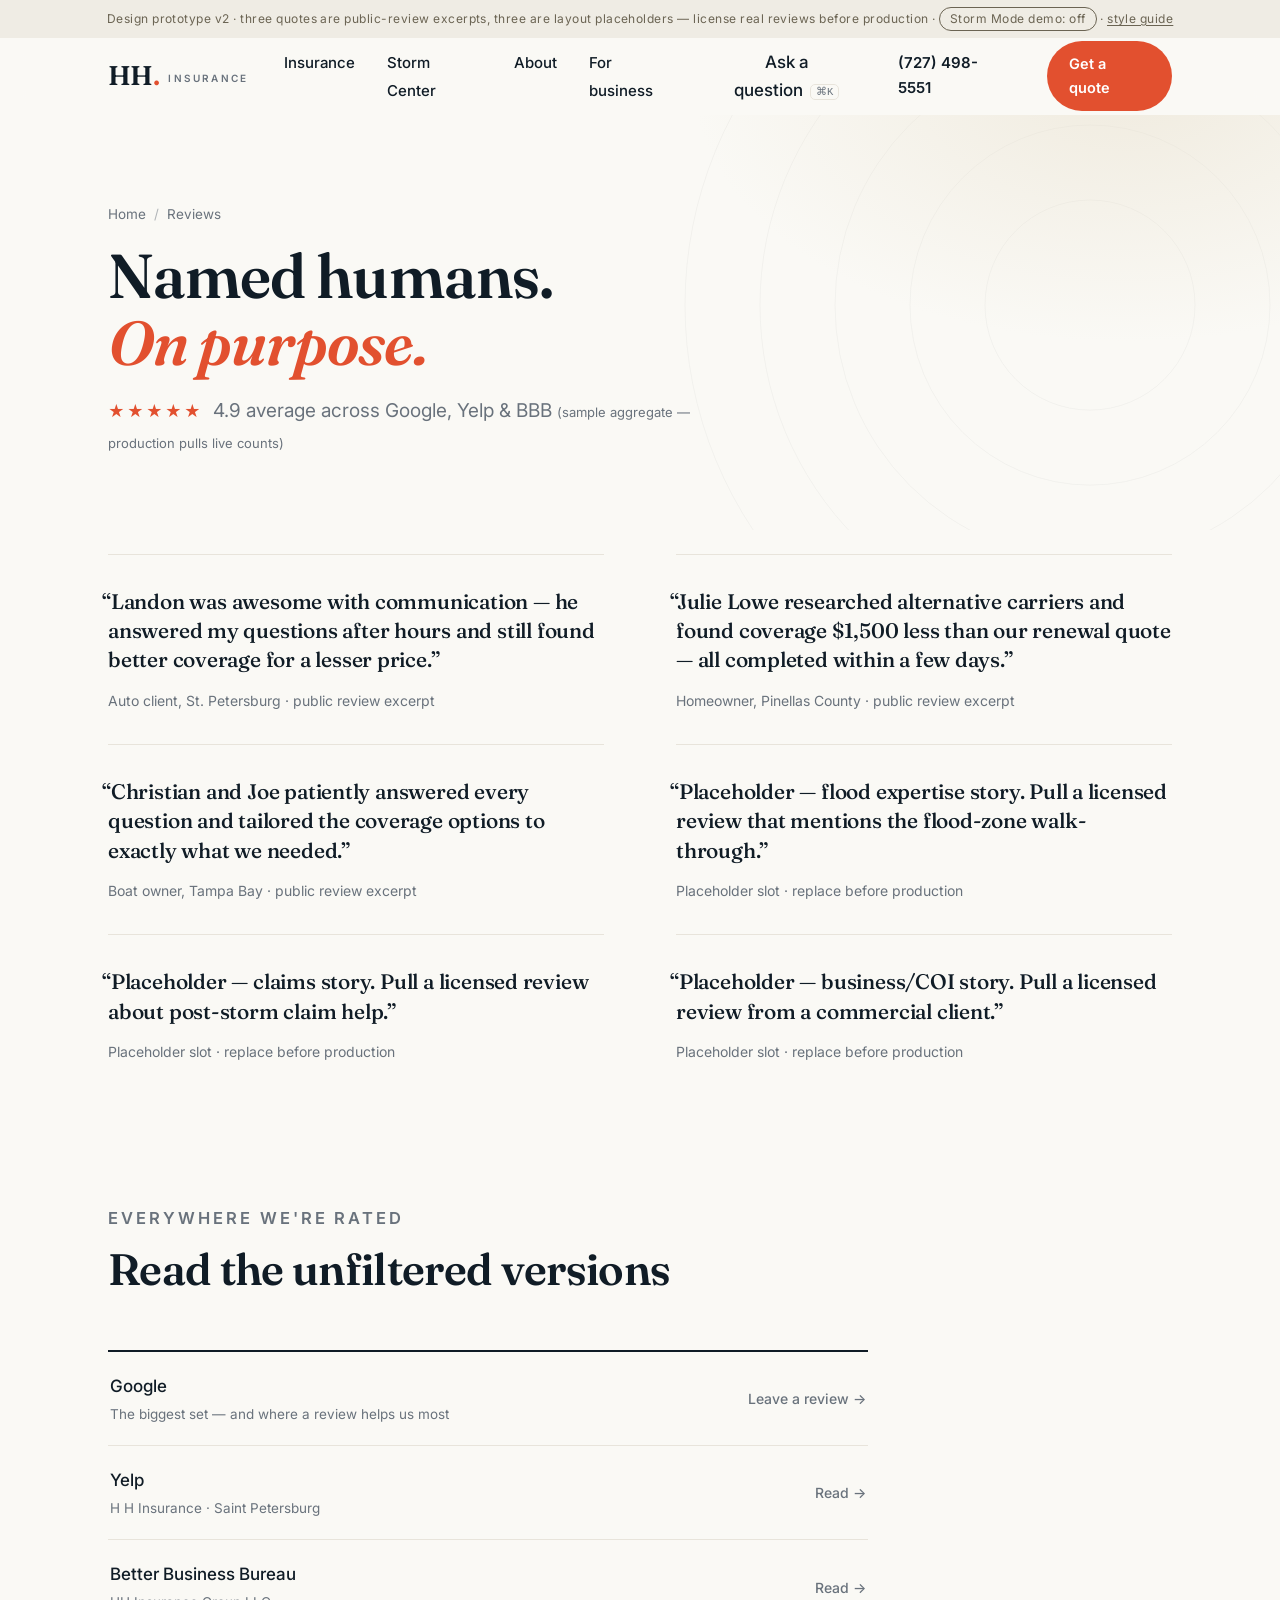
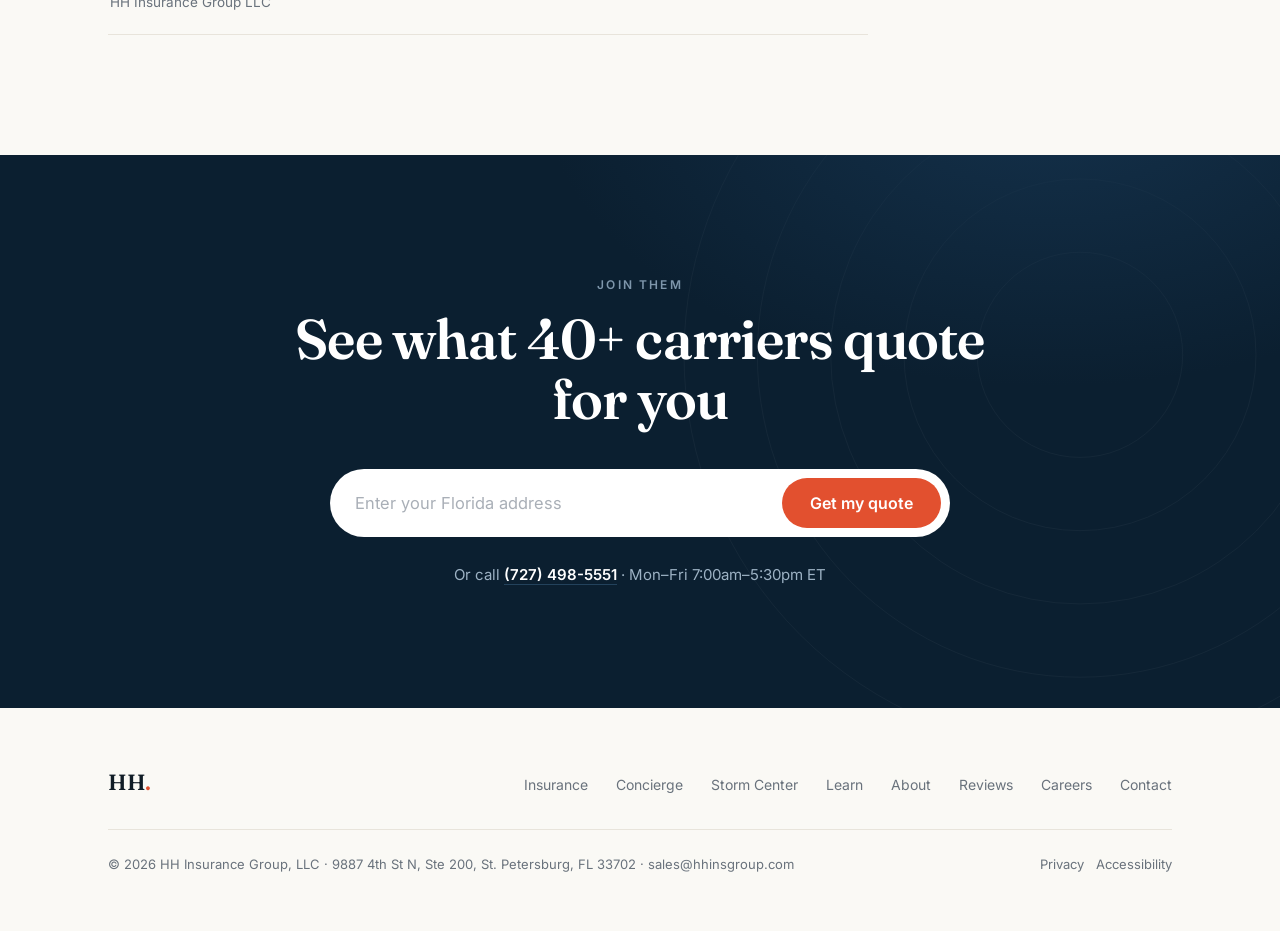
<file: reviews.html>
<!doctype html>
<html lang="en">
<head>
<meta charset="utf-8">
<meta name="viewport" content="width=device-width, initial-scale=1">
<title>Reviews — HH Insurance</title>
<meta name="description" content="What Tampa Bay homeowners, boaters, and business owners say about working with HH Insurance.">
<meta name="theme-color" media="(prefers-color-scheme: light)" content="#FAF9F5">
<meta name="theme-color" media="(prefers-color-scheme: dark)" content="#0F1B27">
<link rel="icon" href="data:image/svg+xml,%3Csvg xmlns='http://www.w3.org/2000/svg' viewBox='0 0 64 64'%3E%3Crect width='64' height='64' rx='14' fill='%230B1F30'/%3E%3Ctext x='30' y='43' font-family='Georgia,serif' font-size='28' font-weight='700' fill='%23FAF9F5' text-anchor='middle'%3EHH%3C/text%3E%3Ccircle cx='49' cy='40' r='4.5' fill='%23E2502F'/%3E%3C/svg%3E">
<meta property="og:title" content="Reviews — HH Insurance">
<meta property="og:description" content="What Tampa Bay homeowners, boaters, and business owners say about working with HH Insurance.">
<meta property="og:type" content="website">
<link rel="preconnect" href="https://fonts.googleapis.com">
<link rel="preconnect" href="https://fonts.gstatic.com" crossorigin>
<link href="https://fonts.googleapis.com/css2?family=Fraunces:ital,opsz,wght@0,9..144,500;0,9..144,600;1,9..144,500;1,9..144,600&family=Inter:wght@400;500;600&display=swap" rel="stylesheet">
<link rel="stylesheet" href="style.css">
</head>
<body>
<a class="skip" href="#main">Skip to content</a>
<div class="proto">Design prototype v2 · three quotes are public-review excerpts, three are layout placeholders — license real reviews before production</div>

<header class="site" id="hdr">
  <nav class="wrap nav" id="nav" aria-label="Main">
    <a class="logo" href="index.html">HH<em>.</em><span class="logotag">Insurance</span></a>
    <button class="menu-btn" id="menuBtn" aria-expanded="false" aria-controls="navList">Menu</button>
    <ul id="navList">
      <li><a href="insurance.html">Insurance</a></li>
      <li><a href="storm-center.html">Storm Center</a></li>
      <li><a href="about.html">About</a></li>
      <li><a href="business.html">For business</a></li>
    </ul>
    <a class="tel" href="tel:7274985551">(727) 498-5551</a>
    <a class="btn" href="quote.html">Get a quote</a>
  </nav>
</header>

<main id="main">

<section class="page-hero">
  <div class="wrap">
    <p class="crumbs"><a href="index.html">Home</a><span>/</span>Reviews</p>
    <h1 class="fade">Named humans.<br><em>On purpose.</em></h1>
    <p class="lede fade"><span class="stars" aria-hidden="true">★★★★★</span>&nbsp; 4.9 average across Google, Yelp &amp; BBB <span class="note">(sample aggregate — production pulls live counts)</span></p>
  </div>
</section>

<section style="padding:24px 0 96px">
  <div class="wrap">
    <div class="quotewall">
      <figure class="fade">
        <blockquote>“Landon was awesome with communication — he answered my questions after hours and still found better coverage for a lesser price.”</blockquote>
        <figcaption>Auto client, St. Petersburg · public review excerpt</figcaption>
      </figure>
      <figure class="fade">
        <blockquote>“Julie Lowe researched alternative carriers and found coverage $1,500 less than our renewal quote — all completed within a few days.”</blockquote>
        <figcaption>Homeowner, Pinellas County · public review excerpt</figcaption>
      </figure>
      <figure class="fade">
        <blockquote>“Christian and Joe patiently answered every question and tailored the coverage options to exactly what we needed.”</blockquote>
        <figcaption>Boat owner, Tampa Bay · public review excerpt</figcaption>
      </figure>
      <figure class="fade">
        <blockquote>“Placeholder — flood expertise story. Pull a licensed review that mentions the flood-zone walk-through.”</blockquote>
        <figcaption>Placeholder slot · replace before production</figcaption>
      </figure>
      <figure class="fade">
        <blockquote>“Placeholder — claims story. Pull a licensed review about post-storm claim help.”</blockquote>
        <figcaption>Placeholder slot · replace before production</figcaption>
      </figure>
      <figure class="fade">
        <blockquote>“Placeholder — business/COI story. Pull a licensed review from a commercial client.”</blockquote>
        <figcaption>Placeholder slot · replace before production</figcaption>
      </figure>
    </div>
  </div>
</section>

<section style="padding-bottom:120px">
  <div class="wrap">
    <div class="shead fade">
      <p class="eyebrow">Everywhere we're rated</p>
      <h2>Read the unfiltered versions</h2>
    </div>
    <ul class="rowlist topline fade" style="max-width:760px">
      <li><a href="#" data-proto="https://g.page/ — Google Business Profile"><span>Google<span class="d">The biggest set — and where a review helps us most</span></span><span class="meta">Leave a review →</span></a></li>
      <li><a href="#" data-proto="https://www.yelp.com/biz/h-h-insurance-saint-petersburg"><span>Yelp<span class="d">H H Insurance · Saint Petersburg</span></span><span class="meta">Read →</span></a></li>
      <li><a href="#" data-proto="https://www.bbb.org/ — BBB profile"><span>Better Business Bureau<span class="d">HH Insurance Group LLC</span></span><span class="meta">Read →</span></a></li>
    </ul>
  </div>
</section>

<section class="final">
  <div class="wrap">
    <p class="eyebrow fade">Join them</p>
    <h2 class="fade">See what 40+ carriers quote for you</h2>
    <form class="qbar fade" data-quote aria-label="Instant quote">
      <input type="text" placeholder="Enter your Florida address" aria-label="Property address">
      <button class="btn" type="submit">Get my quote</button>
    </form>
    <p class="after fade">Or call <a href="tel:7274985551">(727) 498-5551</a> · Mon–Fri 7:00am–5:30pm ET</p>
  </div>
</section>

</main>

<footer class="site">
  <div class="wrap">
    <div class="frow">
      <a class="logo" href="index.html">HH<em>.</em><span class="logotag">Insurance</span></a>
      <ul>
        <li><a href="insurance.html">Insurance</a></li>
        <li><a href="concierge.html">Concierge</a></li>
        <li><a href="storm-center.html">Storm Center</a></li>
        <li><a href="learn.html">Learn</a></li>
        <li><a href="about.html">About</a></li>
        <li><a href="reviews.html">Reviews</a></li>
        <li><a href="careers.html">Careers</a></li>
        <li><a href="contact.html">Contact</a></li>
      </ul>
    </div>
    <div class="legal">
      <span>© 2026 HH Insurance Group, LLC · 9887 4th St N, Ste 200, St. Petersburg, FL 33702 · <a href="mailto:sales@hhinsgroup.com">sales@hhinsgroup.com</a></span>
      <span><a href="#" data-proto="/privacy/">Privacy</a> &nbsp; <a href="#" data-proto="/accessibility/">Accessibility</a></span>
    </div>
  </div>
</footer>

<div class="mob-bar">
  <a class="btn btn-line" href="tel:7274985551">Call us</a>
  <a class="btn" href="quote.html">Get a quote</a>
</div>

<div class="toast" id="toast" role="status" aria-live="polite"></div>
<script src="script.js"></script>
</body>
</html>
</file>
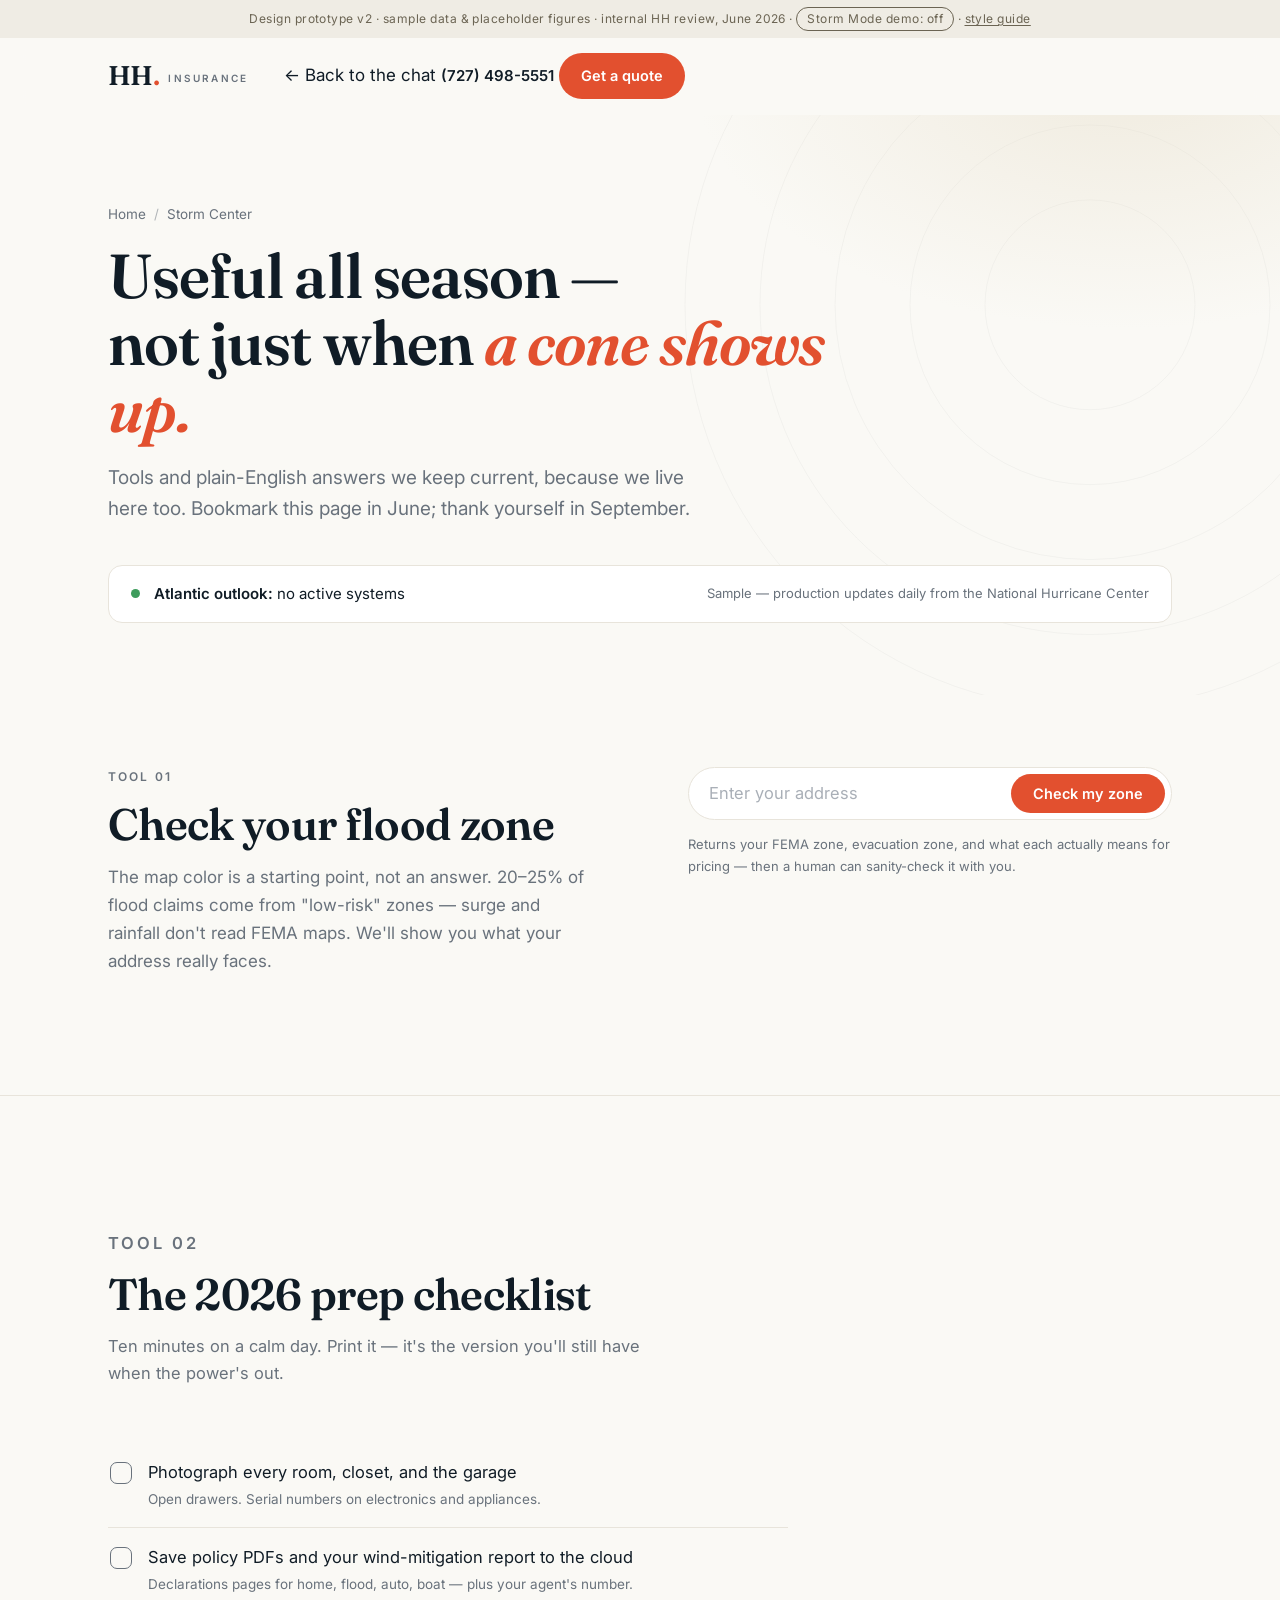
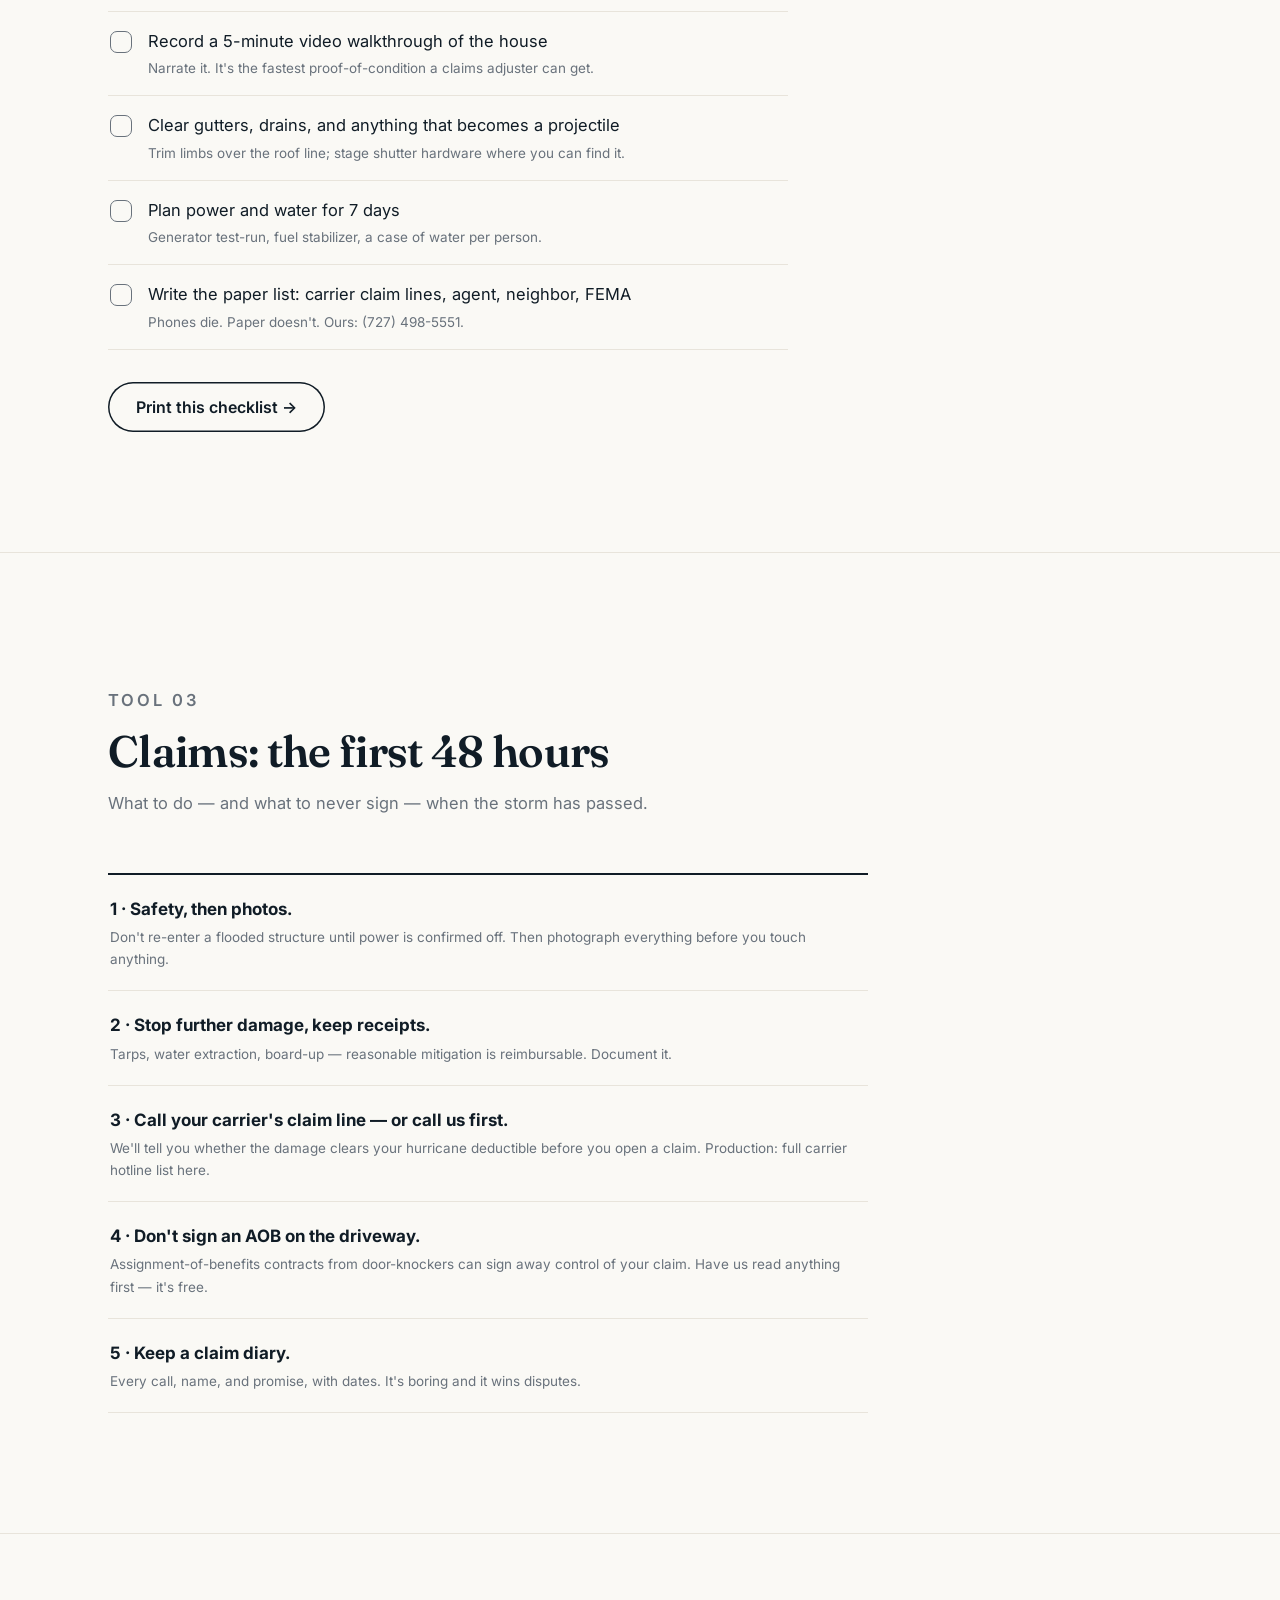
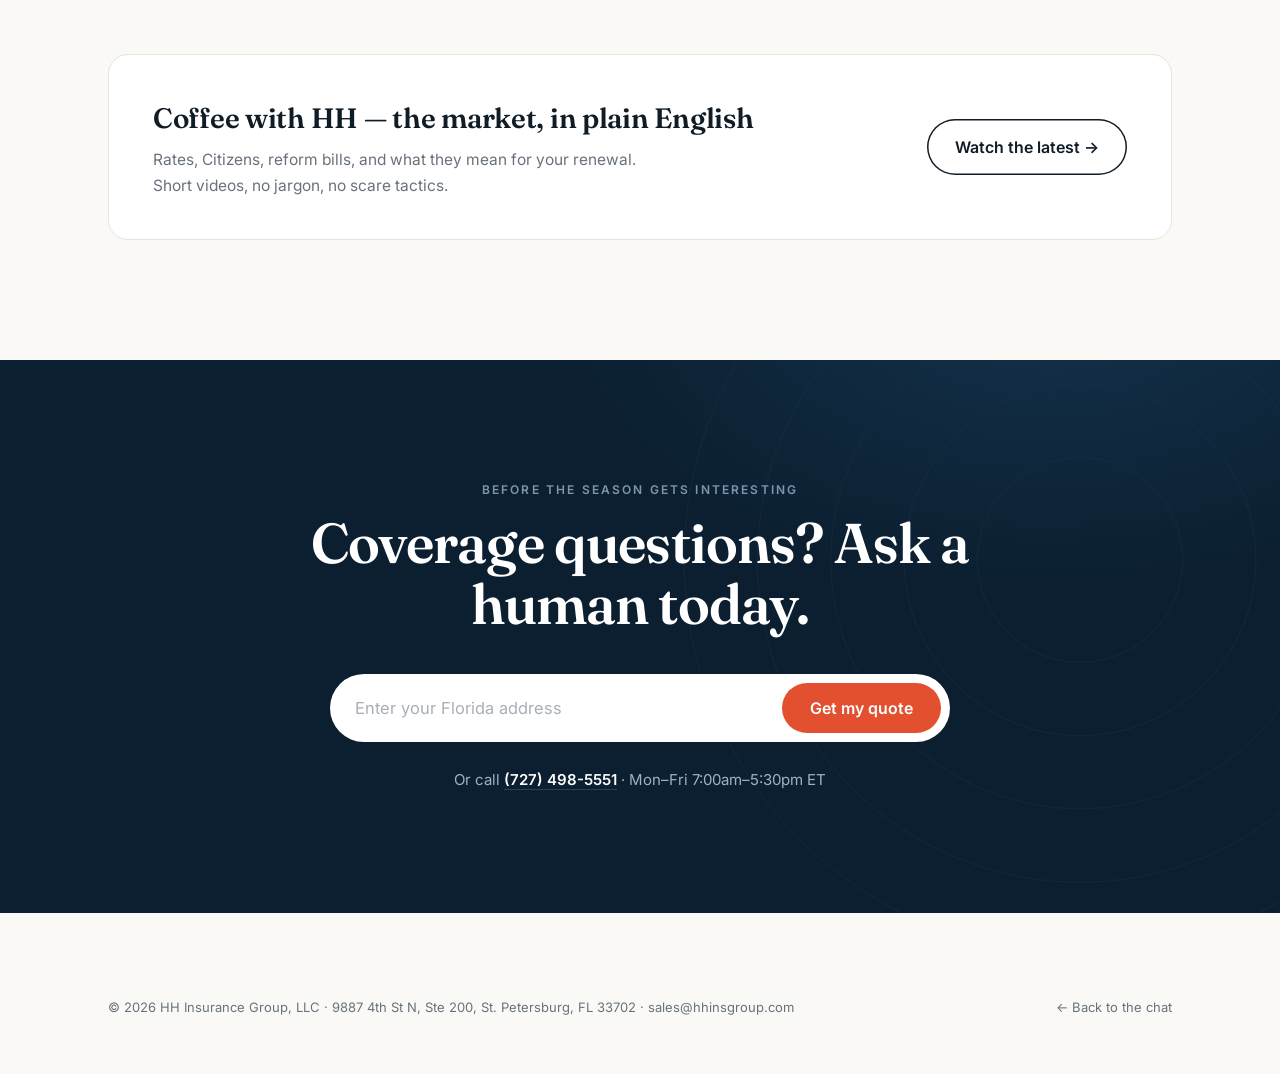
<file: storm-center.html>
<!doctype html>
<html lang="en">
<head>
<meta charset="utf-8">
<meta name="viewport" content="width=device-width, initial-scale=1">
<title>The Storm Center — HH Insurance</title>
<meta name="description" content="Flood-zone lookup, the 2026 hurricane prep checklist, first-48-hours claims guidance, and plain-English Florida market briefings.">
<meta name="theme-color" media="(prefers-color-scheme: light)" content="#FAF9F5">
<meta name="theme-color" media="(prefers-color-scheme: dark)" content="#0F1B27">
<link rel="icon" href="data:image/svg+xml,%3Csvg xmlns='http://www.w3.org/2000/svg' viewBox='0 0 64 64'%3E%3Crect width='64' height='64' rx='14' fill='%230B1F30'/%3E%3Ctext x='30' y='43' font-family='Georgia,serif' font-size='28' font-weight='700' fill='%23FAF9F5' text-anchor='middle'%3EHH%3C/text%3E%3Ccircle cx='49' cy='40' r='4.5' fill='%23E2502F'/%3E%3C/svg%3E">
<meta property="og:title" content="The Storm Center — HH Insurance">
<meta property="og:description" content="Flood-zone lookup, the 2026 hurricane prep checklist, first-48-hours claims guidance, and plain-English Florida market briefings.">
<meta property="og:type" content="website">
<link rel="preconnect" href="https://fonts.googleapis.com">
<link rel="preconnect" href="https://fonts.gstatic.com" crossorigin>
<link href="https://fonts.googleapis.com/css2?family=Fraunces:ital,opsz,wght@0,9..144,500;0,9..144,600;1,9..144,500;1,9..144,600&family=Inter:wght@400;500;600&display=swap" rel="stylesheet">
<link rel="stylesheet" href="style.css">
</head>
<body>
<a class="skip" href="#main">Skip to content</a>
<div class="proto">Design prototype v2 · sample data &amp; placeholder figures · internal HH review, June 2026</div>

<header class="site" id="hdr">
  <nav class="wrap nav simple" id="nav" aria-label="Main">
    <a class="logo" href="index.html">HH<em>.</em><span class="logotag">Insurance</span></a>
    <span class="navright">
      <a href="index.html">← Back to the chat</a>
      <a class="tel" href="tel:7274985551">(727) 498-5551</a>
      <a class="btn" href="quote.html">Get a quote</a>
    </span>
  </nav>
</header>

<main id="main">

<section class="page-hero">
  <div class="wrap">
    <p class="crumbs"><a href="index.html">Home</a><span>/</span>Storm Center</p>
    <h1 class="fade">Useful all season —<br>not just when <em>a cone shows up.</em></h1>
    <p class="lede fade">Tools and plain-English answers we keep current, because we live here too. Bookmark this page in June; thank yourself in September.</p>
    <div class="status fade calm-only" style="margin-top:40px" role="status">
      <span class="dot" aria-hidden="true"></span>
      <span><b>Atlantic outlook:</b> no active systems</span>
      <span class="note">Sample — production updates daily from the National Hurricane Center</span>
    </div>
    <div class="status storm-only" style="margin-top:40px;border-color:#E5B8AA" role="status">
      <span class="dot" aria-hidden="true" style="background:#D9482F"></span>
      <span><b>Advisory in effect (demo):</b> tropical system approaching the Gulf — binding paused, claims lines open</span>
      <span class="note">Production: live NHC advisory + cone link</span>
    </div>
  </div>
</section>

<!-- FLOOD ZONE LOOKUP -->
<section class="section" id="zones" style="padding-top:72px">
  <div class="wrap" style="display:grid;grid-template-columns:1fr 1fr;gap:96px;align-items:start" id="zonegrid">
    <div class="fade">
      <p class="eyebrow">Tool 01</p>
      <h2 style="font-size:clamp(30px,4.2vw,44px);margin-top:14px">Check your flood zone</h2>
      <p style="color:var(--muted);margin-top:14px">The map color is a starting point, not an answer. 20–25% of flood claims come from "low-risk" zones — surge and rainfall don't read FEMA maps. We'll show you what your address really faces.</p>
    </div>
    <div class="fade">
      <form class="qbar sm" data-mock="Sample — production queries FEMA map layers + surge history for this address" aria-label="Flood zone lookup" style="max-width:none">
        <input type="text" placeholder="Enter your address" aria-label="Address">
        <button class="btn" type="submit">Check my zone</button>
      </form>
      <p class="note" style="margin-top:14px">Returns your FEMA zone, evacuation zone, and what each actually means for pricing — then a human can sanity-check it with you.</p>
    </div>
  </div>
</section>

<!-- PREP CHECKLIST -->
<section class="section" id="prep" style="border-top:1px solid var(--hairline)">
  <div class="wrap">
    <div class="shead fade">
      <p class="eyebrow">Tool 02</p>
      <h2>The 2026 prep checklist</h2>
      <p>Ten minutes on a calm day. Print it — it's the version you'll still have when the power's out.</p>
    </div>
    <ul class="checklist fade">
      <li><label><input type="checkbox"><span>Photograph every room, closet, and the garage<span class="d">Open drawers. Serial numbers on electronics and appliances.</span></span></label></li>
      <li><label><input type="checkbox"><span>Save policy PDFs and your wind-mitigation report to the cloud<span class="d">Declarations pages for home, flood, auto, boat — plus your agent's number.</span></span></label></li>
      <li><label><input type="checkbox"><span>Record a 5-minute video walkthrough of the house<span class="d">Narrate it. It's the fastest proof-of-condition a claims adjuster can get.</span></span></label></li>
      <li><label><input type="checkbox"><span>Clear gutters, drains, and anything that becomes a projectile<span class="d">Trim limbs over the roof line; stage shutter hardware where you can find it.</span></span></label></li>
      <li><label><input type="checkbox"><span>Plan power and water for 7 days<span class="d">Generator test-run, fuel stabilizer, a case of water per person.</span></span></label></li>
      <li><label><input type="checkbox"><span>Write the paper list: carrier claim lines, agent, neighbor, FEMA<span class="d">Phones die. Paper doesn't. Ours: (727) 498-5551.</span></span></label></li>
    </ul>
    <p style="margin-top:32px" class="fade"><button class="btn btn-line" type="button" id="printBtn">Print this checklist →</button></p>
  </div>
</section>

<!-- CLAIMS -->
<section class="section" id="claims" style="border-top:1px solid var(--hairline)">
  <div class="wrap">
    <div class="shead fade">
      <p class="eyebrow">Tool 03</p>
      <h2>Claims: the first 48 hours</h2>
      <p>What to do — and what to never sign — when the storm has passed.</p>
    </div>
    <ul class="rowlist topline fade" style="max-width:760px">
      <li><div class="row"><span><b>1 · Safety, then photos.</b><span class="d">Don't re-enter a flooded structure until power is confirmed off. Then photograph everything before you touch anything.</span></span></div></li>
      <li><div class="row"><span><b>2 · Stop further damage, keep receipts.</b><span class="d">Tarps, water extraction, board-up — reasonable mitigation is reimbursable. Document it.</span></span></div></li>
      <li><div class="row"><span><b>3 · Call your carrier's claim line — or call us first.</b><span class="d">We'll tell you whether the damage clears your hurricane deductible before you open a claim. Production: full carrier hotline list here.</span></span></div></li>
      <li><div class="row"><span><b>4 · Don't sign an AOB on the driveway.</b><span class="d">Assignment-of-benefits contracts from door-knockers can sign away control of your claim. Have us read anything first — it's free.</span></span></div></li>
      <li><div class="row"><span><b>5 · Keep a claim diary.</b><span class="d">Every call, name, and promise, with dates. It's boring and it wins disputes.</span></span></div></li>
    </ul>
  </div>
</section>

<!-- BRIEFING -->
<section class="section" id="briefing" style="border-top:1px solid var(--hairline);padding-bottom:120px">
  <div class="wrap">
    <div class="strip fade">
      <div>
        <h3>Coffee with HH — the market, in plain English</h3>
        <p>Rates, Citizens, reform bills, and what they mean for your renewal. Short videos, no jargon, no scare tactics.</p>
      </div>
      <a class="btn btn-line" href="#" data-proto="/storm-center/briefing/">Watch the latest →</a>
    </div>
  </div>
</section>

<section class="final">
  <div class="wrap">
    <p class="eyebrow fade">Before the season gets interesting</p>
    <h2 class="fade">Coverage questions? Ask a human today.</h2>
    <form class="qbar fade" data-quote aria-label="Instant quote">
      <input type="text" placeholder="Enter your Florida address" aria-label="Property address">
      <button class="btn" type="submit">Get my quote</button>
    </form>
    <p class="after fade">Or call <a href="tel:7274985551">(727) 498-5551</a> · Mon–Fri 7:00am–5:30pm ET</p>
  </div>
</section>

</main>

<footer class="site">
  <div class="wrap">
    <div class="legal" style="border:none;padding:0">
      <span>© 2026 HH Insurance Group, LLC · 9887 4th St N, Ste 200, St. Petersburg, FL 33702 · <a href="mailto:sales@hhinsgroup.com">sales@hhinsgroup.com</a></span>
      <span><a href="index.html">← Back to the chat</a></span>
    </div>
  </div>
</footer>

<div class="mob-bar">
  <a class="btn btn-line" href="tel:7274985551">Call us</a>
  <a class="btn" href="quote.html">Get a quote</a>
</div>

<div class="toast" id="toast" role="status" aria-live="polite"></div>
<script src="script.js"></script>
<style>@media(max-width:880px){#zonegrid{grid-template-columns:1fr!important;gap:40px!important}}</style>
</body>
</html>
</file>
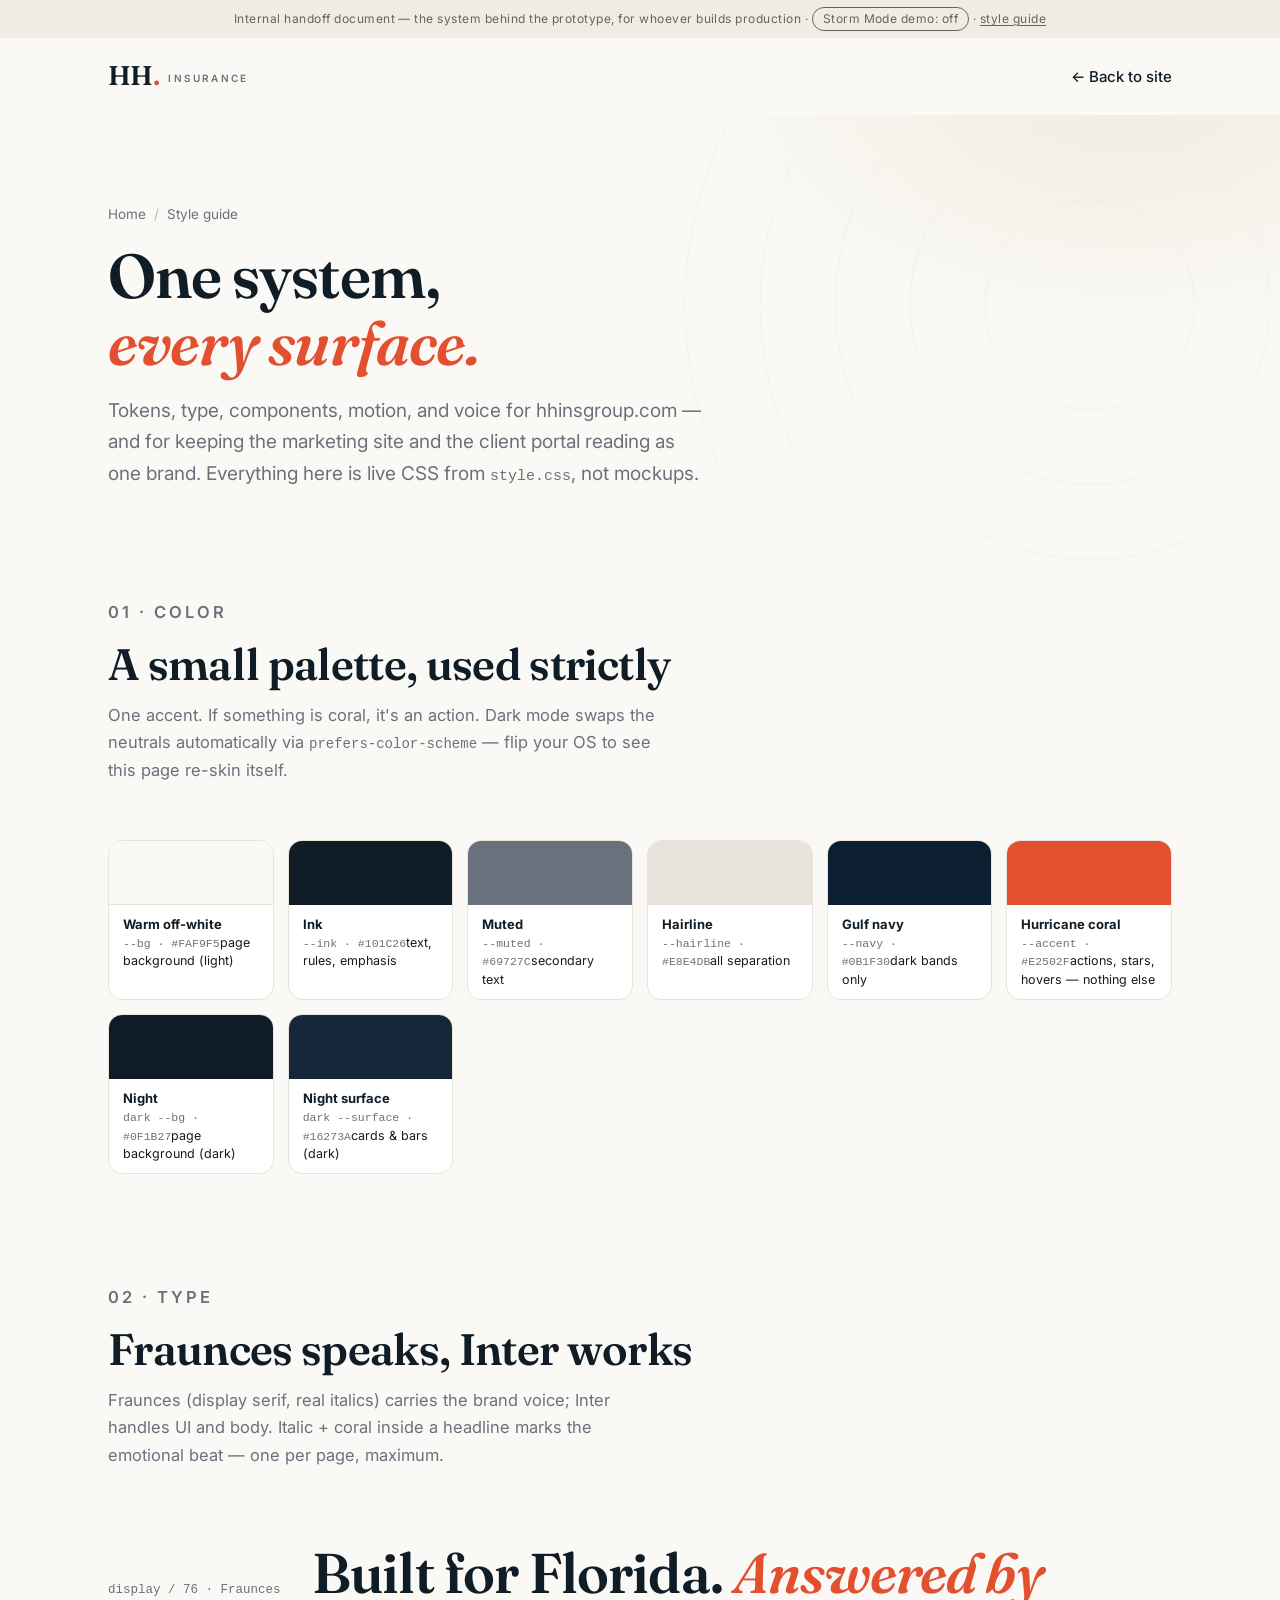
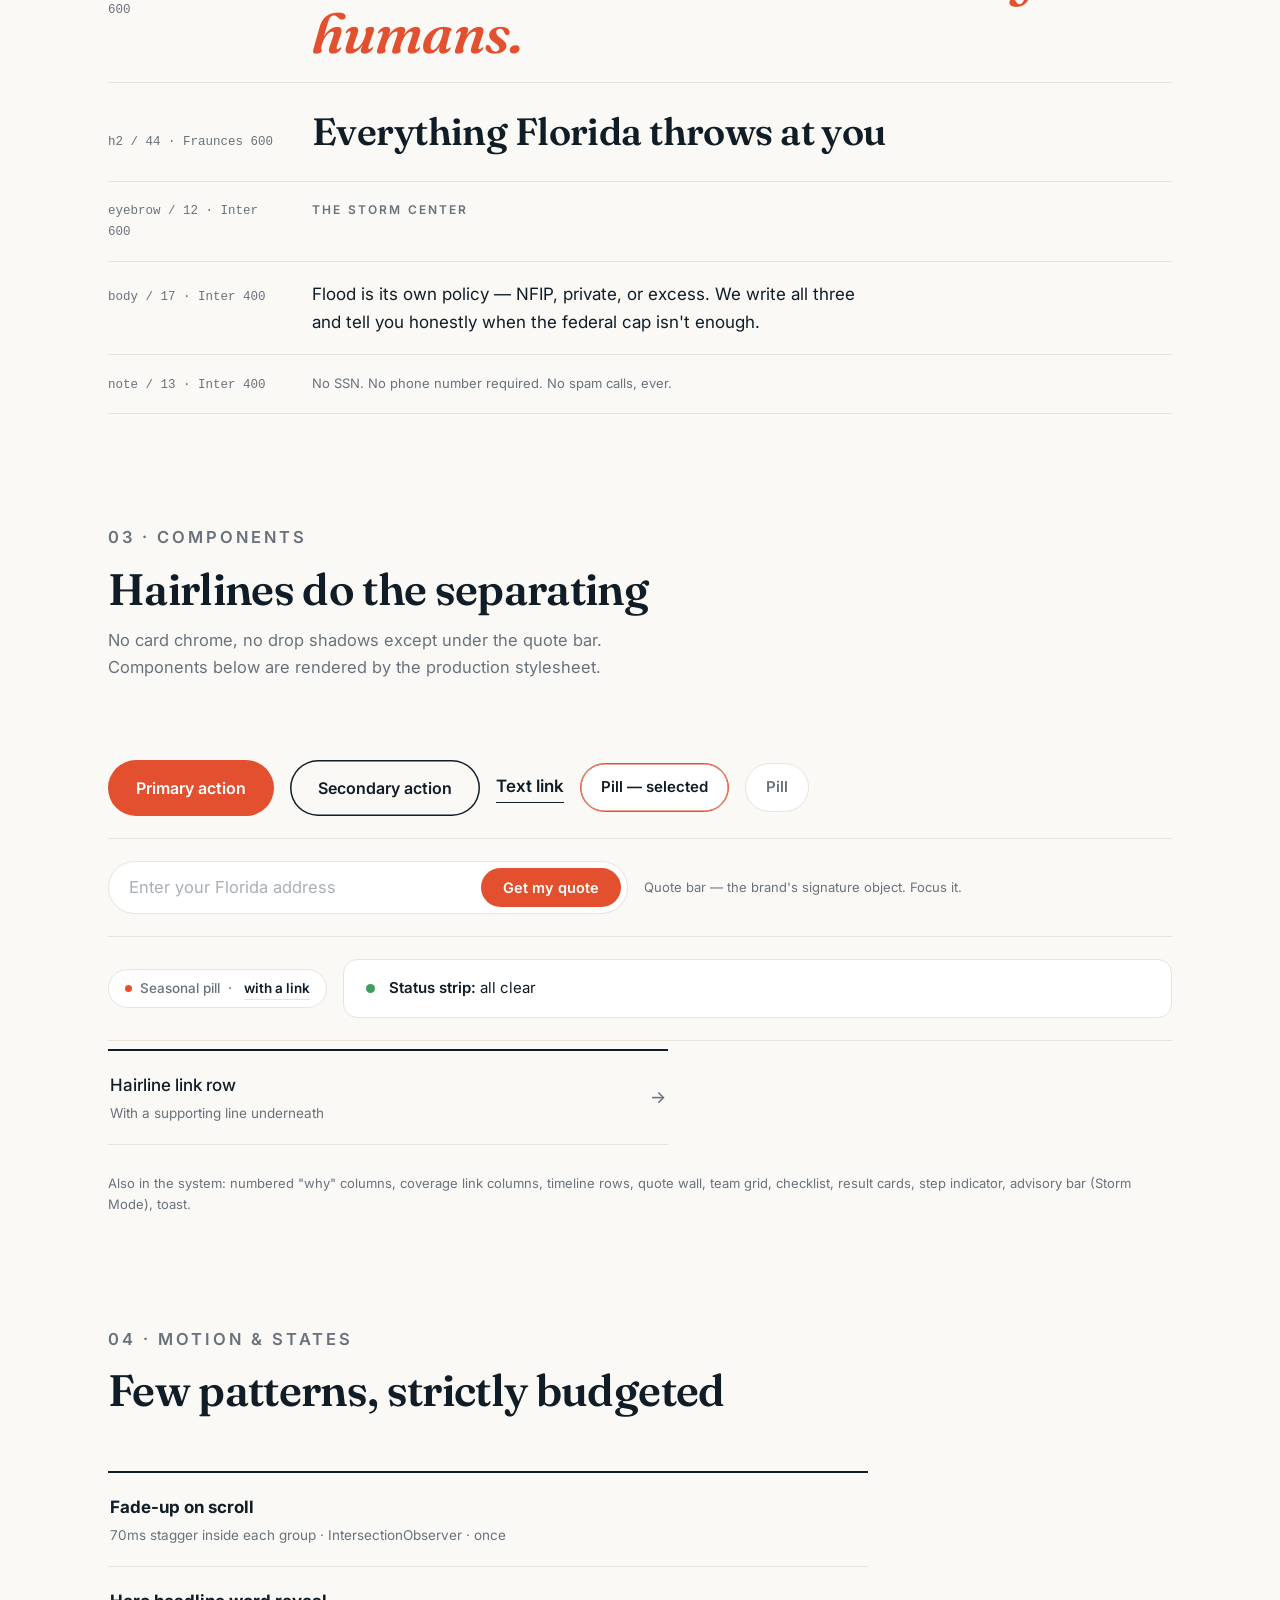
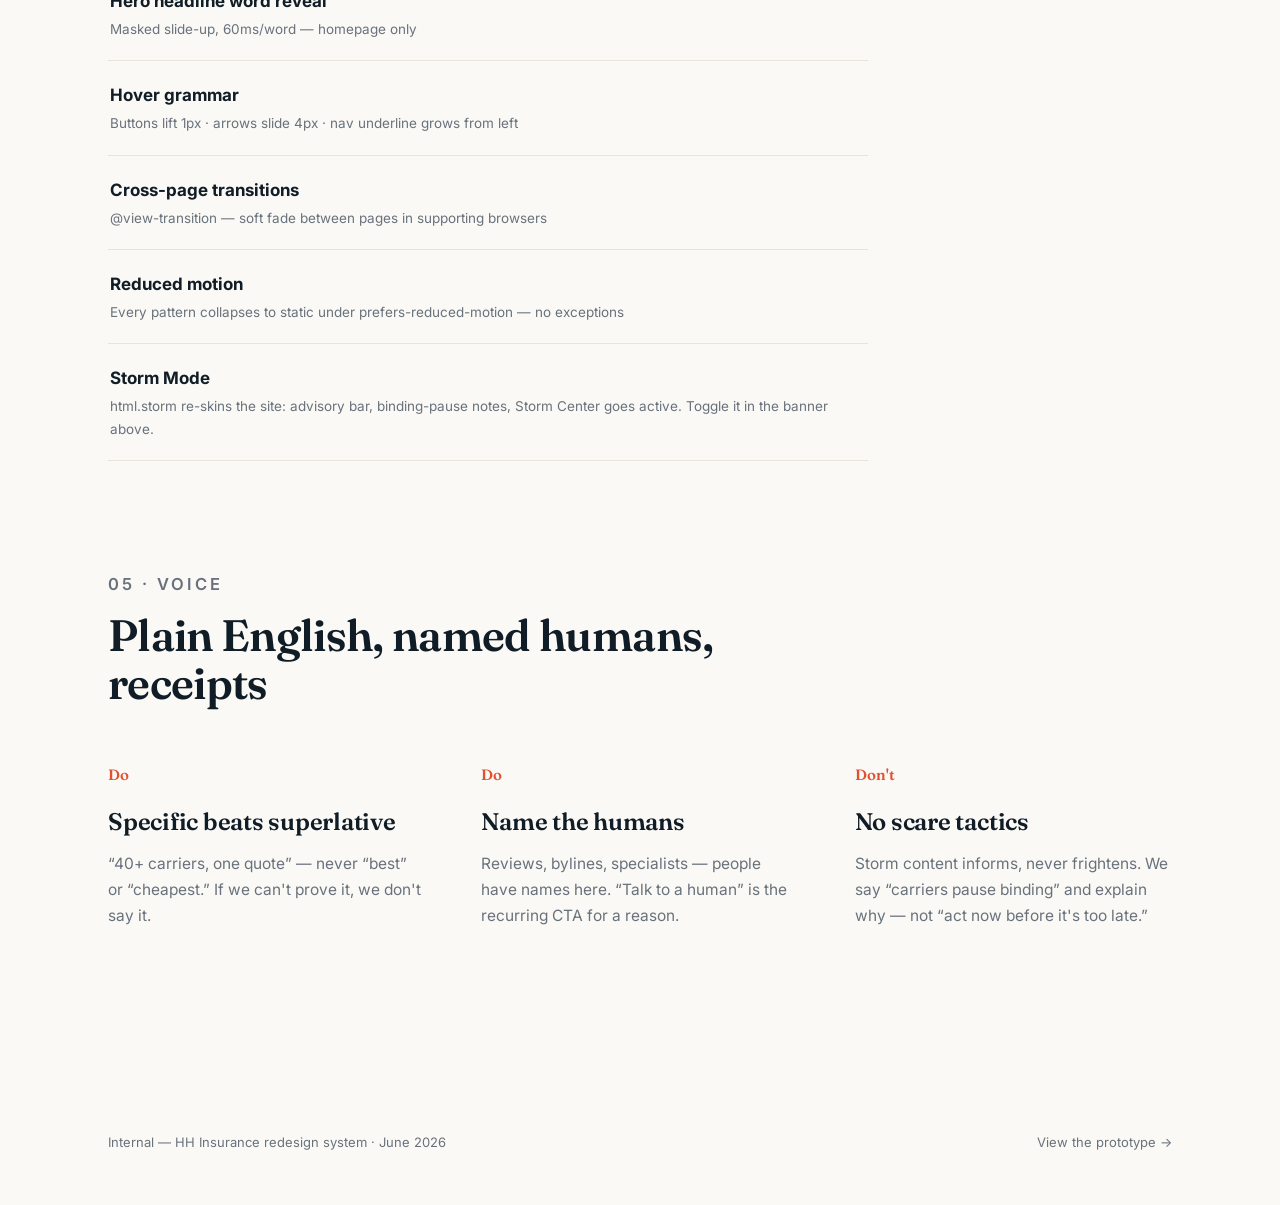
<file: styleguide.html>
<!doctype html>
<html lang="en">
<head>
<meta charset="utf-8">
<meta name="viewport" content="width=device-width, initial-scale=1">
<title>Style Guide (internal) — HH Insurance Redesign</title>
<meta name="description" content="Design tokens, type scale, components, motion, and voice for the hhinsgroup.com redesign. Internal handoff document.">
<meta name="theme-color" media="(prefers-color-scheme: light)" content="#FAF9F5">
<meta name="theme-color" media="(prefers-color-scheme: dark)" content="#0F1B27">
<link rel="icon" href="data:image/svg+xml,%3Csvg xmlns='http://www.w3.org/2000/svg' viewBox='0 0 64 64'%3E%3Crect width='64' height='64' rx='14' fill='%230B1F30'/%3E%3Ctext x='30' y='43' font-family='Georgia,serif' font-size='28' font-weight='700' fill='%23FAF9F5' text-anchor='middle'%3EHH%3C/text%3E%3Ccircle cx='49' cy='40' r='4.5' fill='%23E2502F'/%3E%3C/svg%3E">
<meta property="og:title" content="Style Guide (internal) — HH Insurance Redesign">
<meta property="og:description" content="Design tokens, type scale, components, motion, and voice for the hhinsgroup.com redesign.">
<meta property="og:type" content="website">
<link rel="preconnect" href="https://fonts.googleapis.com">
<link rel="preconnect" href="https://fonts.gstatic.com" crossorigin>
<link href="https://fonts.googleapis.com/css2?family=Fraunces:ital,opsz,wght@0,9..144,500;0,9..144,600;1,9..144,500;1,9..144,600&family=Inter:wght@400;500;600&display=swap" rel="stylesheet">
<link rel="stylesheet" href="style.css">
</head>
<body>
<a class="skip" href="#main">Skip to content</a>
<div class="proto">Internal handoff document — the system behind the prototype, for whoever builds production</div>

<header class="site" id="hdr">
  <nav class="wrap nav" id="nav" aria-label="Main">
    <a class="logo" href="index.html">HH<em>.</em><span class="logotag">Insurance</span></a>
    <ul style="margin-left:auto"><li><a href="index.html">← Back to site</a></li></ul>
  </nav>
</header>

<main id="main">

<section class="page-hero">
  <div class="wrap">
    <p class="crumbs"><a href="index.html">Home</a><span>/</span>Style guide</p>
    <h1 class="fade">One system,<br><em>every surface.</em></h1>
    <p class="lede fade">Tokens, type, components, motion, and voice for hhinsgroup.com — and for keeping the marketing site and the client portal reading as one brand. Everything here is live CSS from <code style="font-family:ui-monospace,Menlo,monospace;font-size:15px">style.css</code>, not mockups.</p>
  </div>
</section>

<!-- COLOR -->
<section style="padding:24px 0 96px">
  <div class="wrap">
    <div class="shead fade">
      <p class="eyebrow">01 · Color</p>
      <h2>A small palette, used strictly</h2>
      <p>One accent. If something is coral, it's an action. Dark mode swaps the neutrals automatically via <code style="font-family:ui-monospace,Menlo,monospace;font-size:14px">prefers-color-scheme</code> — flip your OS to see this page re-skin itself.</p>
    </div>
    <div class="swgrid fade">
      <div class="sw"><div class="swatch" style="background:#FAF9F5;border-bottom:1px solid var(--hairline)"></div><p class="meta2"><b>Warm off-white</b><code>--bg · #FAF9F5</code>page background (light)</p></div>
      <div class="sw"><div class="swatch" style="background:#101C26"></div><p class="meta2"><b>Ink</b><code>--ink · #101C26</code>text, rules, emphasis</p></div>
      <div class="sw"><div class="swatch" style="background:#69727C"></div><p class="meta2"><b>Muted</b><code>--muted · #69727C</code>secondary text</p></div>
      <div class="sw"><div class="swatch" style="background:#E8E4DB"></div><p class="meta2"><b>Hairline</b><code>--hairline · #E8E4DB</code>all separation</p></div>
      <div class="sw"><div class="swatch" style="background:#0B1F30"></div><p class="meta2"><b>Gulf navy</b><code>--navy · #0B1F30</code>dark bands only</p></div>
      <div class="sw"><div class="swatch" style="background:#E2502F"></div><p class="meta2"><b>Hurricane coral</b><code>--accent · #E2502F</code>actions, stars, hovers — nothing else</p></div>
      <div class="sw"><div class="swatch" style="background:#0F1B27"></div><p class="meta2"><b>Night</b><code>dark --bg · #0F1B27</code>page background (dark)</p></div>
      <div class="sw"><div class="swatch" style="background:#16273A"></div><p class="meta2"><b>Night surface</b><code>dark --surface · #16273A</code>cards &amp; bars (dark)</p></div>
    </div>
  </div>
</section>

<!-- TYPE -->
<section style="padding-bottom:96px">
  <div class="wrap">
    <div class="shead fade">
      <p class="eyebrow">02 · Type</p>
      <h2>Fraunces speaks, Inter works</h2>
      <p>Fraunces (display serif, real italics) carries the brand voice; Inter handles UI and body. Italic + coral inside a headline marks the emotional beat — one per page, maximum.</p>
    </div>
    <div class="fade">
      <div class="typerow"><span class="lbl">display / 76 · Fraunces 600</span><span style="font-family:var(--font-d);font-weight:600;font-size:clamp(34px,5vw,56px);letter-spacing:-.015em;line-height:1.08">Built for Florida. <em style="color:var(--accent)">Answered by humans.</em></span></div>
      <div class="typerow"><span class="lbl">h2 / 44 · Fraunces 600</span><span style="font-family:var(--font-d);font-weight:600;font-size:clamp(26px,3.4vw,38px);letter-spacing:-.015em">Everything Florida throws at you</span></div>
      <div class="typerow"><span class="lbl">eyebrow / 12 · Inter 600</span><span class="eyebrow">The Storm Center</span></div>
      <div class="typerow"><span class="lbl">body / 17 · Inter 400</span><span style="max-width:560px;display:inline-block">Flood is its own policy — NFIP, private, or excess. We write all three and tell you honestly when the federal cap isn't enough.</span></div>
      <div class="typerow"><span class="lbl">note / 13 · Inter 400</span><span class="note">No SSN. No phone number required. No spam calls, ever.</span></div>
    </div>
  </div>
</section>

<!-- COMPONENTS -->
<section style="padding-bottom:96px">
  <div class="wrap">
    <div class="shead fade">
      <p class="eyebrow">03 · Components</p>
      <h2>Hairlines do the separating</h2>
      <p>No card chrome, no drop shadows except under the quote bar. Components below are rendered by the production stylesheet.</p>
    </div>
    <div class="fade">
      <div class="demo-row">
        <a class="btn" href="#" onclick="return false">Primary action</a>
        <a class="btn btn-line" href="#" onclick="return false">Secondary action</a>
        <a class="tlink" href="#" onclick="return false">Text link</a>
        <button class="pillb" type="button" aria-pressed="true">Pill — selected</button>
        <button class="pillb" type="button">Pill</button>
      </div>
      <div class="demo-row">
        <form class="qbar sm" onsubmit="return false" style="flex:1;min-width:280px;max-width:520px">
          <input type="text" placeholder="Enter your Florida address" aria-label="Demo input">
          <button class="btn" type="submit">Get my quote</button>
        </form>
        <span class="note">Quote bar — the brand's signature object. Focus it.</span>
      </div>
      <div class="demo-row">
        <span class="pill"><span class="dot" aria-hidden="true"></span> Seasonal pill &nbsp;·&nbsp; <a href="#" onclick="return false">with a link</a></span>
        <div class="status" style="flex:1;min-width:260px"><span class="dot" aria-hidden="true"></span><span><b>Status strip:</b> all clear</span></div>
      </div>
      <ul class="rowlist topline" style="max-width:560px;margin-top:8px">
        <li><a href="#" onclick="return false"><span>Hairline link row<span class="d">With a supporting line underneath</span></span><span class="ar">→</span></a></li>
      </ul>
      <p class="note" style="margin-top:28px">Also in the system: numbered "why" columns, coverage link columns, timeline rows, quote wall, team grid, checklist, result cards, step indicator, advisory bar (Storm Mode), toast.</p>
    </div>
  </div>
</section>

<!-- MOTION + STATES -->
<section style="padding-bottom:96px">
  <div class="wrap">
    <div class="shead fade">
      <p class="eyebrow">04 · Motion &amp; states</p>
      <h2>Few patterns, strictly budgeted</h2>
    </div>
    <ul class="rowlist topline fade" style="max-width:760px">
      <li><div class="row"><span><b>Fade-up on scroll</b><span class="d">70ms stagger inside each group · IntersectionObserver · once</span></span></div></li>
      <li><div class="row"><span><b>Hero headline word reveal</b><span class="d">Masked slide-up, 60ms/word — homepage only</span></span></div></li>
      <li><div class="row"><span><b>Hover grammar</b><span class="d">Buttons lift 1px · arrows slide 4px · nav underline grows from left</span></span></div></li>
      <li><div class="row"><span><b>Cross-page transitions</b><span class="d">@view-transition — soft fade between pages in supporting browsers</span></span></div></li>
      <li><div class="row"><span><b>Reduced motion</b><span class="d">Every pattern collapses to static under prefers-reduced-motion — no exceptions</span></span></div></li>
      <li><div class="row"><span><b>Storm Mode</b><span class="d">html.storm re-skins the site: advisory bar, binding-pause notes, Storm Center goes active. Toggle it in the banner above.</span></span></div></li>
    </ul>
  </div>
</section>

<!-- VOICE -->
<section style="padding-bottom:120px">
  <div class="wrap">
    <div class="shead fade">
      <p class="eyebrow">05 · Voice</p>
      <h2>Plain English, named humans, receipts</h2>
    </div>
    <div class="whygrid">
      <div class="whyitem fade">
        <p class="n">Do</p>
        <h3>Specific beats super­lative</h3>
        <p>“40+ carriers, one quote” — never “best” or “cheapest.” If we can't prove it, we don't say it.</p>
      </div>
      <div class="whyitem fade">
        <p class="n">Do</p>
        <h3>Name the humans</h3>
        <p>Reviews, bylines, specialists — people have names here. “Talk to a human” is the recurring CTA for a reason.</p>
      </div>
      <div class="whyitem fade">
        <p class="n">Don't</p>
        <h3>No scare tactics</h3>
        <p>Storm content informs, never frightens. We say “carriers pause binding” and explain why — not “act now before it's too late.”</p>
      </div>
    </div>
  </div>
</section>

</main>

<footer class="site">
  <div class="wrap">
    <div class="legal" style="border:none;padding:0">
      <span>Internal — HH Insurance redesign system · June 2026</span>
      <span><a href="index.html">View the prototype →</a></span>
    </div>
  </div>
</footer>

<div class="toast" id="toast" role="status" aria-live="polite"></div>
<script src="script.js"></script>
</body>
</html>
</file>
<file: style.css>
/* HH Insurance — redesign prototype v2 · shared design system */

:root{
  --bg:#FAF9F5; --ink:#101C26; --muted:#69727C; --hairline:#E8E4DB;
  --navy:#0B1F30; --on-navy:#9DB2C4; --hairline-navy:#23425C;
  --accent:#E2502F; --accent-deep:#C8401F;
  --font-d:"Fraunces",Georgia,serif;
  --font-s:"Inter",-apple-system,BlinkMacSystemFont,"Segoe UI",sans-serif;
  --wrap:1120px;
}
*{box-sizing:border-box;margin:0;padding:0}
html{scroll-behavior:smooth}
@media (prefers-reduced-motion:reduce){html{scroll-behavior:auto}*{animation:none!important;transition:none!important}}
body{font-family:var(--font-s);background:var(--bg);color:var(--ink);font-size:17px;line-height:1.65;-webkit-font-smoothing:antialiased}
a{color:inherit;text-decoration:none}
:focus-visible{outline:2px solid var(--accent);outline-offset:3px;border-radius:2px}
svg{display:block}
.wrap{max-width:var(--wrap);margin:0 auto;padding:0 28px}
.skip{position:absolute;left:-9999px;background:var(--ink);color:#fff;padding:10px 16px;z-index:99}
.skip:focus{left:0;top:0}
h1,h2{font-family:var(--font-d);font-weight:600;letter-spacing:-.015em;line-height:1.08}
.eyebrow{font-size:12px;font-weight:600;letter-spacing:.18em;text-transform:uppercase;color:var(--muted)}
.section{padding:120px 0}
@media(max-width:720px){.section{padding:80px 0}}
.btn{display:inline-flex;align-items:center;justify-content:center;gap:8px;font-family:var(--font-s);font-size:16px;font-weight:600;padding:15px 28px;border-radius:999px;border:none;cursor:pointer;background:var(--accent);color:#fff;transition:background .15s}
.btn:hover{background:var(--accent-deep)}
.btn-line{background:transparent;color:var(--ink);box-shadow:inset 0 0 0 1.5px var(--ink)}
.btn-line:hover{background:var(--ink);color:#fff}
.tlink{font-weight:600;border-bottom:1.5px solid var(--ink);padding-bottom:2px}
.tlink:hover{border-color:var(--accent);color:var(--accent)}
.note{font-size:13px;color:var(--muted)}

/* fade-up on scroll */
.fade{opacity:0;transform:translateY(18px);transition:opacity .6s ease,transform .6s ease}
.fade.in{opacity:1;transform:none}
@media (prefers-reduced-motion:reduce){.fade{opacity:1;transform:none}}

/* prototype note */
.proto{background:#EFECE4;color:#6B6453;font-size:12px;text-align:center;padding:7px 16px;letter-spacing:.04em}

/* ============ header ============ */
header.site{position:sticky;top:0;z-index:100;background:rgba(250,249,245,.9);backdrop-filter:blur(12px);border-bottom:1px solid transparent;transition:border-color .2s}
header.site.scrolled{border-color:var(--hairline)}
.nav{display:flex;align-items:center;gap:36px;height:76px}
.logo{font-family:var(--font-d);font-weight:600;font-size:27px;letter-spacing:-.02em}
.logo em{color:var(--accent);font-style:normal}
.nav ul{display:flex;gap:32px;list-style:none;margin-left:auto}
.nav ul a{font-size:15px;font-weight:500;color:var(--ink)}
.nav ul a:hover{color:var(--accent)}
.nav ul a[aria-current="page"]{font-weight:600;border-bottom:2px solid var(--accent);padding-bottom:3px}
.nav .tel{font-size:15px;font-weight:600}
.nav .btn{padding:11px 22px;font-size:14.5px}
.menu-btn{display:none;margin-left:auto;background:none;border:none;font:inherit;font-weight:600;font-size:15px;cursor:pointer;color:var(--ink)}
@media(max-width:880px){
  .nav ul,.nav .tel,.nav .btn{display:none}
  .menu-btn{display:block}
  .nav.open ul{display:flex;flex-direction:column;gap:4px;position:fixed;inset:76px 0 auto 0;background:var(--bg);border-bottom:1px solid var(--hairline);padding:20px 28px 28px;margin:0;z-index:100}
  .nav.open ul a{display:block;padding:12px 0;font-size:19px}
  .nav.open ul a[aria-current="page"]{border:none;color:var(--accent)}
}

/* ============ heroes ============ */
.hero{padding:120px 0 100px;text-align:center}
.hero h1{font-size:clamp(42px,7vw,76px);margin:34px auto 22px;max-width:820px}
.hero h1 em{font-style:italic;color:var(--accent)}
.hero .lede{font-size:clamp(17px,2vw,19.5px);color:var(--muted);max-width:560px;margin:0 auto 44px}
@media(max-width:720px){.hero{padding:72px 0 64px}}

/* sub-page hero (left-aligned, calmer) */
.page-hero{padding:88px 0 72px}
.page-hero h1{font-size:clamp(38px,5.6vw,62px);margin:18px 0 18px;max-width:760px}
.page-hero h1 em{font-style:italic;color:var(--accent)}
.page-hero .lede{font-size:clamp(17px,2vw,19px);color:var(--muted);max-width:600px}
.page-hero .actions{margin-top:36px;display:flex;gap:14px;flex-wrap:wrap;align-items:center}
@media(max-width:720px){.page-hero{padding:56px 0 48px}}
.crumbs{font-size:13.5px;color:var(--muted)}
.crumbs a:hover{color:var(--accent)}
.crumbs span{margin:0 8px;opacity:.5}

.pill{display:inline-flex;align-items:center;gap:8px;font-size:13.5px;font-weight:500;color:var(--muted);border:1px solid var(--hairline);border-radius:999px;padding:7px 16px;background:#fff}
.pill a{font-weight:600;color:var(--ink);border-bottom:1px solid var(--hairline)}
.pill a:hover{color:var(--accent);border-color:var(--accent)}
.pill .dot{width:7px;height:7px;border-radius:50%;background:var(--accent);flex:none}

/* quote bar */
.qbar{display:flex;gap:10px;max-width:620px;background:#fff;border:1px solid var(--hairline);border-radius:999px;padding:8px 8px 8px 24px;box-shadow:0 18px 50px -18px rgba(16,28,38,.18)}
.hero .qbar{margin:0 auto}
.qbar input,.qbar select{flex:1;border:none;background:none;font:inherit;font-size:16.5px;color:var(--ink);min-width:0}
.qbar input::placeholder{color:#A9AFB7}
.qbar input:focus,.qbar select:focus{outline:none}
.qbar .btn{flex:none}
.qbar.sm{box-shadow:none;max-width:520px;padding:6px 6px 6px 20px}
.qbar.sm .btn{padding:11px 22px;font-size:14.5px}
@media(max-width:720px){
  .qbar{flex-direction:column;border-radius:24px;padding:10px}
  .qbar input,.qbar select{padding:12px 16px}
}
.hero .under{margin-top:18px;font-size:14px;color:var(--muted)}
.hero .under a{font-weight:500;color:var(--ink)}
.hero .under a:hover{color:var(--accent)}
.trustline{margin-top:72px;display:flex;justify-content:center;gap:14px 48px;flex-wrap:wrap;font-size:14px;color:var(--muted)}
.trustline b{color:var(--ink);font-weight:600}
.trustline .stars{color:var(--accent);letter-spacing:1px}
@media(max-width:720px){.trustline{gap:10px 28px;margin-top:52px}}

/* ============ section heads ============ */
.shead{margin-bottom:56px}
.shead h2{font-size:clamp(30px,4.2vw,44px);margin-top:14px;max-width:640px}
.shead p{color:var(--muted);margin-top:14px;max-width:560px;font-size:16.5px}
.shead-split{display:flex;align-items:end;justify-content:space-between;gap:24px;flex-wrap:wrap;margin-bottom:56px}
.shead-split h2{font-size:clamp(30px,4.2vw,44px);margin-top:14px;max-width:560px}
.shead-split p{color:var(--muted);max-width:330px;font-size:16px}

/* ============ link columns (coverage) ============ */
.covgrid{display:grid;grid-template-columns:repeat(3,1fr);gap:56px}
.covcol{border-top:2px solid var(--ink);padding-top:26px}
.covcol h3{font-family:var(--font-s);font-size:13px;font-weight:600;letter-spacing:.16em;text-transform:uppercase;margin-bottom:20px}
.covcol ul{list-style:none}
.covcol li{border-bottom:1px solid var(--hairline)}
.covcol a{display:flex;justify-content:space-between;align-items:center;padding:13px 2px;font-size:16.5px;font-weight:500;color:var(--ink)}
.covcol a .ar{opacity:0;transform:translateX(-4px);transition:all .18s;color:var(--accent)}
.covcol a:hover{color:var(--accent)}
.covcol a:hover .ar{opacity:1;transform:none}
.covcol .all{font-size:14.5px;color:var(--muted);font-weight:500}
.covcol .all:hover{color:var(--accent)}
@media(max-width:880px){.covgrid{grid-template-columns:1fr;gap:40px}}

/* ============ numbered columns (why / steps) ============ */
.whygrid{display:grid;grid-template-columns:repeat(3,1fr);gap:56px}
.whyitem .n{font-family:var(--font-d);font-size:15px;color:var(--accent);font-weight:600}
.whyitem h3{font-family:var(--font-d);font-size:24px;font-weight:600;margin:14px 0 10px;letter-spacing:-.01em}
.whyitem p{font-size:15.5px;color:var(--muted)}
@media(max-width:880px){.whygrid{grid-template-columns:1fr;gap:40px}}

/* ============ hairline row lists ============ */
.rowlist{list-style:none}
.rowlist>li{border-bottom:1px solid var(--hairline)}
.rowlist a,.rowlist .row{display:flex;justify-content:space-between;align-items:center;gap:18px;padding:20px 2px;font-size:17px;font-weight:500;color:var(--ink)}
.rowlist .d{display:block;font-size:13.5px;font-weight:400;color:var(--muted);margin-top:3px}
.rowlist .meta{font-size:14px;color:var(--muted);font-weight:500;flex:none;text-align:right}
.rowlist a .ar{color:var(--muted);transition:transform .18s,color .18s;flex:none}
.rowlist a:hover{color:var(--accent)}
.rowlist a:hover .ar{color:var(--accent);transform:translateX(4px)}
.rowlist.topline{border-top:2px solid var(--ink)}

/* dark variant */
.dark .rowlist>li{border-color:var(--hairline-navy)}
.dark .rowlist a,.dark .rowlist .row{color:#fff}
.dark .rowlist .d,.dark .rowlist .meta{color:var(--on-navy)}

/* ============ stats ============ */
.statrow{display:grid;grid-template-columns:repeat(3,1fr);gap:56px;border-top:2px solid var(--ink);padding-top:36px}
.statrow .n{font-family:var(--font-d);font-size:clamp(36px,4.6vw,52px);font-weight:600;line-height:1}
.statrow p{font-size:14.5px;color:var(--muted);margin-top:10px}
.statrow p b{color:var(--ink)}
@media(max-width:880px){.statrow{grid-template-columns:1fr;gap:32px}}

/* ============ two-column compare ============ */
.compare{display:grid;grid-template-columns:1fr 1fr;gap:56px}
.compare .col{border-top:2px solid var(--ink);padding-top:26px}
.compare .col.bad{border-top-color:var(--hairline)}
.compare h3{font-family:var(--font-s);font-size:13px;font-weight:600;letter-spacing:.16em;text-transform:uppercase;margin-bottom:20px}
.compare ul{list-style:none}
.compare li{display:flex;gap:12px;padding:11px 0;border-bottom:1px solid var(--hairline);font-size:16px}
.compare li .m{flex:none;font-weight:700;color:var(--accent)}
.compare .bad li{color:var(--muted)}
.compare .bad li .m{color:#B9B2A4}
@media(max-width:880px){.compare{grid-template-columns:1fr;gap:40px}}

/* ============ dark band ============ */
.band-dark{background:var(--navy);color:#fff}
.band-dark .eyebrow{color:#7E96AB}
.band-dark h2{color:#fff}
.band-dark p{color:var(--on-navy)}

/* ============ FAQ ============ */
.faq{max-width:760px}
.faq details{border-bottom:1px solid var(--hairline)}
.faq details:first-of-type{border-top:2px solid var(--ink)}
.faq summary{cursor:pointer;list-style:none;display:flex;justify-content:space-between;align-items:center;gap:18px;padding:22px 2px;font-size:17.5px;font-weight:600}
.faq summary::-webkit-details-marker{display:none}
.faq summary .tog{flex:none;color:var(--muted);font-size:22px;font-weight:400;transition:transform .2s}
.faq details[open] summary .tog{transform:rotate(45deg);color:var(--accent)}
.faq .a{padding:0 2px 24px;color:var(--muted);font-size:16px;max-width:640px}

/* ============ quote wall ============ */
.quotewall{display:grid;grid-template-columns:1fr 1fr;gap:0 72px}
.quotewall figure{border-top:1px solid var(--hairline);padding:32px 0}
.quotewall blockquote{font-family:var(--font-d);font-size:21px;font-weight:500;line-height:1.4;letter-spacing:-.01em}
.quotewall figcaption{margin-top:14px;font-size:14px;color:var(--muted)}
@media(max-width:880px){.quotewall{grid-template-columns:1fr}}

/* ============ team grid ============ */
.teamgrid{display:grid;grid-template-columns:repeat(4,1fr);gap:40px 32px}
.person .ava{width:72px;height:72px;border-radius:50%;background:var(--navy);color:#fff;display:grid;place-items:center;font-family:var(--font-d);font-size:23px;font-weight:600;margin-bottom:14px}
.person.accent .ava{background:var(--accent)}
.person h3{font-family:var(--font-s);font-size:16.5px;font-weight:600}
.person p{font-size:13.5px;color:var(--muted);margin-top:2px}
@media(max-width:880px){.teamgrid{grid-template-columns:repeat(2,1fr)}}

/* ============ timeline (minimal) ============ */
.timeline{list-style:none;border-top:2px solid var(--ink)}
.timeline li{display:grid;grid-template-columns:120px 1fr;gap:24px;padding:24px 2px;border-bottom:1px solid var(--hairline)}
.timeline .yr{font-family:var(--font-d);font-size:21px;font-weight:600}
.timeline p{font-size:15.5px;color:var(--muted)}
.timeline p b{color:var(--ink)}
@media(max-width:560px){.timeline li{grid-template-columns:1fr;gap:4px}}

/* ============ strip (boxed row) ============ */
.strip{border:1px solid var(--hairline);background:#fff;border-radius:20px;padding:40px 44px;display:flex;align-items:center;justify-content:space-between;gap:32px;flex-wrap:wrap}
.strip h3{font-family:var(--font-d);font-size:clamp(22px,2.6vw,28px);font-weight:600;letter-spacing:-.01em}
.strip p{color:var(--muted);font-size:15.5px;margin-top:6px;max-width:520px}
@media(max-width:720px){.strip{padding:30px 26px}}

/* ============ proof carousel (home) ============ */
.proof{text-align:center}
.proof .agg{font-size:14px;color:var(--muted)}
.proof .agg .stars,.stars{color:var(--accent);letter-spacing:2px;font-size:16px}
.slides{display:grid;max-width:780px;margin:36px auto 0}
.slide{grid-area:1/1;opacity:0;transition:opacity .5s;pointer-events:none}
.slide.active{opacity:1;pointer-events:auto}
.slide blockquote{font-family:var(--font-d);font-size:clamp(24px,3.4vw,34px);font-weight:500;line-height:1.32;letter-spacing:-.01em}
.slide figcaption{margin-top:22px;font-size:14.5px;color:var(--muted)}
.dots{display:flex;justify-content:center;gap:10px;margin-top:40px}
.dotb{width:8px;height:8px;border-radius:50%;border:none;padding:0;background:var(--hairline);cursor:pointer;transition:background .2s}
.dotb[aria-current="true"]{background:var(--accent)}

/* ============ final cta ============ */
.final{background:var(--navy);color:#fff;text-align:center;padding:120px 0}
.final .eyebrow{color:#7E96AB}
.final h2{font-size:clamp(34px,5vw,56px);color:#fff;max-width:700px;margin:14px auto 40px}
.final .qbar{background:#fff;border-color:transparent;box-shadow:none;margin:0 auto}
.final .after{margin-top:26px;font-size:15px;color:var(--on-navy)}
.final .after a{color:#fff;font-weight:600;border-bottom:1px solid var(--hairline-navy)}
.final .after a:hover{border-color:var(--accent)}
@media(max-width:720px){.final{padding:80px 0}}

/* ============ footer ============ */
footer.site{padding:56px 0;font-size:14px;color:var(--muted)}
.frow{display:flex;justify-content:space-between;gap:24px 48px;flex-wrap:wrap;align-items:baseline}
.frow .logo{font-size:22px;color:var(--ink)}
.frow ul{display:flex;gap:28px;list-style:none;flex-wrap:wrap}
.frow ul a:hover{color:var(--accent)}
.legal{margin-top:28px;padding-top:24px;border-top:1px solid var(--hairline);display:flex;justify-content:space-between;gap:12px 32px;flex-wrap:wrap;font-size:13px}

/* ============ mobile bar / toast ============ */
.mob-bar{display:none;position:fixed;bottom:0;left:0;right:0;z-index:90;background:rgba(250,249,245,.95);backdrop-filter:blur(10px);border-top:1px solid var(--hairline);padding:10px 16px calc(10px + env(safe-area-inset-bottom));grid-template-columns:1fr 1fr;gap:10px}
.mob-bar .btn{padding:13px 10px;font-size:15px}
@media(max-width:720px){.mob-bar{display:grid}body{padding-bottom:74px}}
.toast{position:fixed;left:50%;bottom:88px;transform:translate(-50%,16px);background:var(--ink);color:#fff;font-size:13.5px;padding:12px 20px;border-radius:10px;opacity:0;pointer-events:none;transition:opacity .25s,transform .25s;z-index:150;max-width:90vw;text-align:center}
.toast.show{opacity:1;transform:translate(-50%,0)}

/* ============ misc page bits ============ */
.specialist{display:flex;gap:28px;align-items:center;border:1px solid var(--hairline);background:#fff;border-radius:20px;padding:34px 38px;flex-wrap:wrap}
.specialist .ava{width:84px;height:84px;border-radius:50%;background:var(--navy);color:#fff;display:grid;place-items:center;font-family:var(--font-d);font-size:26px;font-weight:600;flex:none}
.specialist h3{font-family:var(--font-d);font-size:23px;font-weight:600}
.specialist p{color:var(--muted);font-size:15px;margin-top:4px;max-width:480px}
.specialist .right{margin-left:auto}
@media(max-width:720px){.specialist .right{margin-left:0}}

.status{display:flex;gap:14px;align-items:center;border:1px solid var(--hairline);background:#fff;border-radius:14px;padding:16px 22px;font-size:15px}
.status .dot{width:9px;height:9px;border-radius:50%;background:#3E9C5C;flex:none}
.status b{font-weight:600}
.status .note{margin-left:auto}
@media(max-width:720px){.status{flex-wrap:wrap}.status .note{margin-left:0}}

.checklist{list-style:none;max-width:680px}
.checklist li{border-bottom:1px solid var(--hairline)}
.checklist label{display:flex;gap:16px;align-items:flex-start;padding:16px 2px;cursor:pointer;font-size:16.5px}
.checklist input{appearance:none;width:22px;height:22px;border:1.5px solid var(--muted);border-radius:7px;flex:none;margin-top:3px;cursor:pointer;display:grid;place-items:center}
.checklist input:checked{background:var(--accent);border-color:var(--accent)}
.checklist input:checked::after{content:"✓";color:#fff;font-size:13px;font-weight:700}
.checklist input:checked+span{color:var(--muted);text-decoration:line-through;text-decoration-color:var(--hairline)}
.checklist .d{display:block;font-size:13.5px;color:var(--muted);margin-top:2px}

/* ============ v2.1 polish ============ */
:root{
  --contour-light:url("data:image/svg+xml,%3Csvg xmlns='http://www.w3.org/2000/svg' width='1200' height='1200' viewBox='0 0 1200 1200'%3E%3Cg fill='none' stroke='%23101C26' stroke-opacity='0.05'%3E%3Ccircle cx='600' cy='600' r='140'/%3E%3Ccircle cx='600' cy='600' r='240'/%3E%3Ccircle cx='600' cy='600' r='340'/%3E%3Ccircle cx='600' cy='600' r='440'/%3E%3Ccircle cx='600' cy='600' r='540'/%3E%3C/g%3E%3C/svg%3E");
  --contour-dark:url("data:image/svg+xml,%3Csvg xmlns='http://www.w3.org/2000/svg' width='1200' height='1200' viewBox='0 0 1200 1200'%3E%3Cg fill='none' stroke='%23FFFFFF' stroke-opacity='0.06'%3E%3Ccircle cx='600' cy='600' r='140'/%3E%3Ccircle cx='600' cy='600' r='240'/%3E%3Ccircle cx='600' cy='600' r='340'/%3E%3Ccircle cx='600' cy='600' r='440'/%3E%3Ccircle cx='600' cy='600' r='540'/%3E%3C/g%3E%3C/svg%3E");
}
::selection{background:#F6DACF;color:var(--ink)}

/* wordmark lockup */
.logo .logotag{font-family:var(--font-s);font-size:10px;font-weight:600;letter-spacing:.22em;text-transform:uppercase;color:var(--muted);margin-left:9px;position:relative;top:-3px}
footer .logo .logotag{display:none}

/* quiet texture: radial wash + contour rings, top-right of heroes & dark bands */
.hero,.page-hero{background-color:var(--bg);background-image:radial-gradient(700px 420px at 88% -8%,rgba(232,224,205,.55),rgba(232,224,205,0) 62%),var(--contour-light);background-repeat:no-repeat;background-position:0 0,right -260px top -260px;background-size:auto,900px 900px}
.band-dark,.final{background-color:var(--navy);background-image:radial-gradient(820px 480px at 82% -12%,rgba(21,51,78,.9),rgba(21,51,78,0) 62%),var(--contour-dark);background-repeat:no-repeat;background-position:0 0,right -240px top -240px;background-size:auto,880px 880px}

/* nav: animated underline (skip the current-page item, it has its own) */
.nav ul a{position:relative}
.nav ul a:not([aria-current])::after{content:"";position:absolute;left:0;bottom:-6px;height:2px;width:100%;background:var(--accent);transform:scaleX(0);transform-origin:left;transition:transform .22s ease}
.nav ul a:not([aria-current]):hover::after{transform:scaleX(1)}

/* buttons: lift on hover, settle on press */
.btn{transition:background .15s,transform .15s,box-shadow .15s}
.btn:hover{transform:translateY(-1px);box-shadow:0 10px 24px -10px rgba(226,80,47,.45)}
.btn:active{transform:translateY(0);box-shadow:none}
.btn-line:hover{box-shadow:inset 0 0 0 1.5px var(--ink)}

/* quote bar: focus ring that matches the accent */
.qbar{transition:border-color .15s,box-shadow .15s}
.qbar:focus-within{border-color:var(--accent);box-shadow:0 18px 50px -18px rgba(16,28,38,.18),0 0 0 4px rgba(226,80,47,.12)}
.final .qbar:focus-within{box-shadow:0 0 0 4px rgba(226,80,47,.28)}

/* hanging quotes on pull quotes */
.slide blockquote,.quotewall blockquote{text-indent:-.42ch}
@supports(hanging-punctuation:first){.slide blockquote,.quotewall blockquote{hanging-punctuation:first;text-indent:0}}

/* carousel: drift up as it fades in; dots become dashes */
.slide{transform:translateY(10px);transition:opacity .5s,transform .5s}
.slide.active{transform:none}
.dotb{width:22px;height:2px;border-radius:2px;transition:background .2s}
.dotb[aria-current="true"]{background:var(--accent);transform:none}

/* print: the storm checklist is meant to be printed */
@media print{
  header.site,.mob-bar,.toast,.proto,.final,footer.site,.btn,.status,.crumbs{display:none!important}
  body{background:#fff;color:#000;font-size:13px}
  .page-hero,.section{padding:16px 0!important;border:none!important}
  .page-hero h1{font-size:28px}
  .fade{opacity:1!important;transform:none!important}
  .checklist input{border:1.5px solid #000;-webkit-print-color-adjust:exact;print-color-adjust:exact}
  .checklist .d,.lede,.shead p{color:#333}
  a{color:#000}
}

/* ============ v3 ============ */
/* app-like cross-page transitions (supporting browsers; harmless elsewhere) */
@view-transition{navigation:auto}

/* surface token (light) — dark mode overrides below */
:root{--surface:#FFFFFF}

/* carrier marquee */
.carriers{margin-top:36px;overflow:hidden;-webkit-mask-image:linear-gradient(90deg,transparent,#000 12%,#000 88%,transparent);mask-image:linear-gradient(90deg,transparent,#000 12%,#000 88%,transparent)}
.carriers .marq{display:flex;gap:64px;width:max-content;animation:marq 38s linear infinite;font-size:12.5px;font-weight:600;letter-spacing:.16em;text-transform:uppercase;color:#9AA4AD;white-space:nowrap}
.carriers:hover .marq{animation-play-state:paused}
@keyframes marq{to{transform:translateX(-50%)}}
@media (prefers-reduced-motion:reduce){.carriers .marq{animation:none;flex-wrap:wrap;width:auto;justify-content:center;white-space:normal}}

/* hero headline: word-by-word reveal (JS wraps words; falls back to block fade) */
.hero h1 .w{display:inline-block;overflow:hidden;vertical-align:bottom}
.hero h1 .w>span{display:inline-block;transform:translateY(110%);transition:transform .7s cubic-bezier(.2,.6,.2,1)}
.hero h1.in .w>span{transform:none}
@media (prefers-reduced-motion:reduce){.hero h1 .w>span{transform:none}}

/* ============ quote flow ============ */
.steps{display:flex;gap:26px;font-size:12.5px;font-weight:600;letter-spacing:.1em;text-transform:uppercase;color:var(--muted);margin-bottom:52px;flex-wrap:wrap}
.steps .st{display:flex;gap:9px;align-items:center}
.steps .st i{font-style:normal;width:22px;height:22px;border-radius:50%;border:1.5px solid var(--hairline);display:grid;place-items:center;font-size:11.5px}
.steps .st.on{color:var(--ink)}
.steps .st.on i{background:var(--accent);border-color:var(--accent);color:#fff}
.steps .st.done i{background:var(--ink);border-color:var(--ink);color:var(--bg)}
.panel{display:none}
.panel.on{display:block;animation:pan .35s ease}
@keyframes pan{from{opacity:0;transform:translateY(10px)}}
.panel h1{font-size:clamp(32px,4.6vw,52px);margin-bottom:14px}
.panel h1 em{font-style:italic;color:var(--accent)}
.panel .lede{color:var(--muted);max-width:560px;margin-bottom:36px}
.pills{display:flex;gap:10px;flex-wrap:wrap;margin-top:22px}
.pillb{font:inherit;font-size:15px;font-weight:600;padding:11px 20px;border-radius:999px;border:1.5px solid var(--hairline);background:var(--surface);color:var(--muted);cursor:pointer;transition:all .15s}
.pillb:hover{border-color:var(--ink);color:var(--ink)}
.pillb[aria-pressed="true"]{border-color:var(--accent);color:var(--ink);box-shadow:inset 0 0 0 .5px var(--accent)}
.fieldgrid{display:grid;grid-template-columns:1fr 1fr;gap:24px 28px;max-width:680px}
.field label{display:block;font-size:13px;font-weight:600;letter-spacing:.04em;color:var(--muted);margin-bottom:8px}
.field input,.field select{width:100%;font:inherit;font-size:16px;padding:13px 15px;border:1.5px solid var(--hairline);border-radius:12px;background:var(--surface);color:var(--ink)}
.field input:focus,.field select:focus{outline:none;border-color:var(--accent)}
.q-actions{display:flex;gap:16px;align-items:center;margin-top:40px;flex-wrap:wrap}
.backlink{font-weight:600;color:var(--muted);background:none;border:none;font-size:15px;cursor:pointer;padding:0}
.backlink:hover{color:var(--accent)}
.loadlist{list-style:none;max-width:480px;font-size:15.5px;margin-top:8px}
.loadlist li{display:flex;justify-content:space-between;gap:18px;padding:13px 2px;border-bottom:1px solid var(--hairline);color:var(--muted);transition:color .3s}
.loadlist li .tick{color:var(--accent);opacity:0;transition:opacity .3s}
.loadlist li.ok{color:var(--ink)}
.loadlist li.ok .tick{opacity:1}
.resgrid{display:grid;grid-template-columns:repeat(3,1fr);gap:22px;margin-top:8px}
.rescard{border:1px solid var(--hairline);border-radius:20px;background:var(--surface);padding:28px;display:flex;flex-direction:column;gap:14px}
.rescard.best{border-color:var(--accent);box-shadow:0 18px 50px -22px rgba(226,80,47,.35)}
.rescard .tag{font-size:11px;font-weight:700;letter-spacing:.12em;text-transform:uppercase;color:var(--accent)}
.rescard h3{font-family:var(--font-s);font-size:15px;font-weight:600;color:var(--muted)}
.rescard .prem{font-family:var(--font-d);font-size:38px;font-weight:600;line-height:1;color:var(--ink)}
.rescard .prem small{font-family:var(--font-s);font-size:13px;color:var(--muted);font-weight:500}
.rescard ul{list-style:none;font-size:14px;color:var(--muted);display:grid;gap:8px;flex:1}
.rescard ul li::before{content:"✓ ";color:var(--accent);font-weight:700}
.rescard .btn{justify-content:center}
@media(max-width:880px){.resgrid{grid-template-columns:1fr}.fieldgrid{grid-template-columns:1fr}}

/* ============ dark mode (follows the OS) ============ */
@media (prefers-color-scheme:dark){
  :root{--bg:#0F1B27;--ink:#EFEAE0;--muted:#92A0AD;--hairline:#243748;--surface:#16273A;--contour-light:var(--contour-dark)}
  ::selection{background:#5A2E22;color:#fff}
  .proto{background:#1A2B3E;color:#B8A87C}
  header.site{background:rgba(15,27,39,.9)}
  .nav.open ul{background:var(--bg)}
  .hero,.page-hero{background-color:var(--bg);background-image:radial-gradient(700px 420px at 88% -8%,rgba(22,39,58,.95),rgba(22,39,58,0) 62%),var(--contour-dark)}
  .pill,.qbar,.status,.strip,.specialist{background:var(--surface)}
  .final .qbar{background:#fff}
  .final .qbar input{color:#101C26}
  .toast{background:var(--ink);color:var(--bg)}
  .mob-bar{background:rgba(15,27,39,.95)}
  .btn-line:hover{background:var(--ink);color:var(--bg)}
  .specialist .ava,.person .ava{background:#1E3650}
  .carriers .marq{color:#5E7081}
  .qcard,.res{background:var(--surface)}
}

/* ============ v4: storm mode + quote flow extras + style guide ============ */
/* proto banner controls (injected by script.js) */
.protobtn{font:inherit;letter-spacing:inherit;background:none;border:1px solid currentColor;border-radius:999px;padding:1px 10px;cursor:pointer;color:inherit}
.protobtn[aria-pressed="true"]{background:#8C2B14;border-color:#8C2B14;color:#fff}
.protolink{color:inherit;text-decoration:underline;text-underline-offset:2px}

/* advisory bar (hidden until storm mode) */
.alertbar{display:none;background:linear-gradient(90deg,#8C2B14,#B23A1D);color:#fff;font-size:14px;padding:10px 18px;text-align:center}
html.storm .alertbar{display:block}
.alertbar a{color:#fff;font-weight:700;text-decoration:underline;text-underline-offset:3px}
.alertbar .live{display:inline-block;width:8px;height:8px;border-radius:50%;background:#FFD166;margin-right:9px;animation:pulse 1.6s infinite}
@keyframes pulse{50%{opacity:.3}}
@media (prefers-reduced-motion:reduce){.alertbar .live{animation:none}}

/* storm/calm content variants */
.storm-only{display:none}
html.storm .calm-only{display:none}
html.storm p.storm-only,html.storm div.storm-only{display:block}
html.storm span.storm-only{display:inline}
html.storm .status.storm-only{display:flex}
html.storm .hero .pill{display:none}
.note-storm{border:1px solid #E5B8AA;background:#FBEAE4;color:#8C2B14;border-radius:12px;padding:12px 18px;font-size:14px;max-width:620px}
.hero .note-storm{margin:18px auto 0}
@media (prefers-color-scheme:dark){.note-storm{background:#3A1C12;border-color:#6E3322;color:#F0B9A8}}

/* quote flow: address suggestions */
.suggest-wrap{position:relative;max-width:620px}
.suggest{position:absolute;top:calc(100% + 8px);left:0;right:0;background:var(--surface);border:1px solid var(--hairline);border-radius:16px;box-shadow:0 24px 60px -20px rgba(16,28,38,.25);overflow:hidden;z-index:50}
.suggest button{display:block;width:100%;text-align:left;font:inherit;font-size:15px;padding:13px 20px;background:none;border:none;border-bottom:1px solid var(--hairline);color:var(--ink);cursor:pointer}
.suggest button:last-child{border-bottom:none}
.suggest button:hover,.suggest button:focus{background:rgba(226,80,47,.07);outline:none}
.suggest .hint{font-size:11.5px;letter-spacing:.1em;text-transform:uppercase;color:var(--muted);padding:10px 20px 6px}

/* style guide page */
.swgrid{display:grid;grid-template-columns:repeat(auto-fill,minmax(150px,1fr));gap:14px}
.sw{border:1px solid var(--hairline);border-radius:14px;overflow:hidden;background:var(--surface)}
.sw .swatch{height:64px}
.sw .meta2{padding:10px 14px;font-size:12.5px;line-height:1.45}
.sw .meta2 b{display:block;font-size:13px}
.sw .meta2 code{color:var(--muted);font-family:ui-monospace,Menlo,monospace;font-size:11.5px}
.typerow{display:grid;grid-template-columns:180px 1fr;gap:24px;align-items:baseline;padding:18px 0;border-bottom:1px solid var(--hairline)}
.typerow .lbl{font-size:12.5px;color:var(--muted);font-family:ui-monospace,Menlo,monospace}
.demo-row{display:flex;gap:16px;flex-wrap:wrap;align-items:center;padding:22px 0;border-bottom:1px solid var(--hairline)}
@media(max-width:720px){.typerow{grid-template-columns:1fr;gap:6px}}

/* ============ v5: Ask HH — instant answers ============ */
.ask-open{font:inherit;background:none;border:none;cursor:pointer;color:var(--ink);font-weight:500;padding:0}
.ask-open:hover{color:var(--accent)}
.ask-open kbd{font-family:ui-monospace,Menlo,monospace;font-size:10.5px;color:var(--muted);border:1px solid var(--hairline);border-radius:5px;padding:1px 5px;margin-left:7px;vertical-align:1px}
@media(max-width:880px){.ask-open kbd{display:none}}
.ask-overlay{position:fixed;inset:0;display:none;z-index:300;background:rgba(11,21,32,.45);backdrop-filter:blur(6px);padding:8vh 20px 20px}
.ask-overlay.open{display:block}
.ask-modal{max-width:680px;margin:0 auto;background:var(--surface);border:1px solid var(--hairline);border-radius:24px;box-shadow:0 40px 100px -30px rgba(0,0,0,.45);overflow:hidden;animation:askin .25s ease}
@keyframes askin{from{opacity:0;transform:translateY(14px) scale(.985)}}
@media (prefers-reduced-motion:reduce){.ask-modal{animation:none}.ask-ans{animation:none!important}}
.ask-head{display:flex;align-items:center;gap:12px;border-bottom:1px solid var(--hairline);padding:6px 10px 6px 24px}
.ask-head .mark{font-family:var(--font-d);font-weight:600;font-size:19px;color:var(--accent);flex:none}
.ask-head input{flex:1;font:inherit;font-size:17.5px;padding:17px 0;border:none;background:none;color:var(--ink);min-width:0}
.ask-head input:focus{outline:none}
.ask-head input::placeholder{color:#A9AFB7}
.ask-close{font:inherit;font-size:13px;font-weight:600;color:var(--muted);background:none;border:1px solid var(--hairline);border-radius:8px;padding:6px 10px;cursor:pointer;flex:none}
.ask-close:hover{color:var(--accent);border-color:var(--accent)}
.ask-body{padding:20px 24px 24px;max-height:56vh;overflow:auto}
.ask-label{font-size:11.5px;font-weight:600;letter-spacing:.14em;text-transform:uppercase;color:var(--muted);margin-bottom:12px}
.ask-chips{display:flex;flex-wrap:wrap;gap:8px}
.ask-chips button{font:inherit;font-size:13.5px;font-weight:500;padding:8px 14px;border-radius:999px;border:1px solid var(--hairline);background:none;color:var(--ink);cursor:pointer;text-align:left}
.ask-chips button:hover{border-color:var(--accent);color:var(--accent)}
.ask-ans{animation:askans .3s ease}
@keyframes askans{from{opacity:0;transform:translateY(8px)}}
.ask-ans .qecho{font-size:12px;font-weight:600;letter-spacing:.12em;text-transform:uppercase;color:var(--muted);margin-bottom:10px}
.ask-ans h3{font-family:var(--font-d);font-size:22px;font-weight:600;letter-spacing:-.01em;margin-bottom:10px}
.ask-ans p{font-size:15.5px;color:var(--muted);margin-bottom:14px;max-width:560px}
.ask-ans p b{color:var(--ink)}
.ask-src{font-size:14px;font-weight:600}
.ask-src a{border-bottom:1.5px solid var(--ink);padding-bottom:1px;color:var(--ink)}
.ask-src a:hover{color:var(--accent);border-color:var(--accent)}
.ask-more{margin-top:22px;padding-top:18px;border-top:1px solid var(--hairline)}
.ask-foot{display:flex;justify-content:space-between;gap:12px;flex-wrap:wrap;border-top:1px solid var(--hairline);padding:13px 24px;font-size:12.5px;color:var(--muted)}
.ask-foot a{font-weight:600;color:var(--ink)}
.ask-foot a:hover{color:var(--accent)}
.hero .under .ask-open{font-weight:500;color:var(--ink);border-bottom:1.5px dashed var(--muted);padding-bottom:1px}
.hero .under .ask-open:hover{color:var(--accent);border-color:var(--accent)}

/* ============ v6: HH Concierge — conversational front door ============ */
.chatpage{display:flex;flex-direction:column;min-height:100vh}
.chatmain{flex:1;display:flex;flex-direction:column;max-width:760px;width:100%;margin:0 auto;padding:0 24px}
.chatlog{flex:1;padding:36px 0 12px;display:flex;flex-direction:column;gap:16px}
.msg{display:flex;gap:12px;max-width:88%;animation:msgin .3s ease}
@keyframes msgin{from{opacity:0;transform:translateY(8px)}}
@media (prefers-reduced-motion:reduce){.msg{animation:none}}
.msg.bot{align-self:flex-start}
.msg.user{align-self:flex-end}
.msg .ava{flex:none;width:34px;height:34px;border-radius:50%;background:var(--navy);color:#fff;display:grid;place-items:center;font-family:var(--font-d);font-size:12.5px;font-weight:600;margin-top:2px}
.bubble{padding:13px 18px;border-radius:18px;font-size:15.5px;line-height:1.55}
.msg.bot .bubble{background:var(--surface);border:1px solid var(--hairline);border-top-left-radius:6px}
.msg.user .bubble{background:var(--navy);color:#fff;border-top-right-radius:6px}
.bubble p+p{margin-top:8px}
.bubble .src{display:block;margin-top:10px;font-size:13px;font-weight:600}
.bubble .src a{border-bottom:1.5px solid currentColor;padding-bottom:1px}
.bubble .src a:hover{color:var(--accent)}
.chiprow{display:flex;flex-wrap:wrap;gap:8px;padding-left:46px;transition:opacity .2s}
.chiprow.used{opacity:.4;pointer-events:none}
.chiprow button,.chiprow a{font:inherit;font-size:14px;font-weight:600;padding:10px 18px;border-radius:999px;border:1.5px solid var(--hairline);background:var(--surface);color:var(--ink);cursor:pointer;text-decoration:none;transition:border-color .15s,color .15s,background .15s}
.chiprow button:hover,.chiprow a:hover{border-color:var(--accent);color:var(--accent)}
.chiprow .primary{background:var(--accent);border-color:var(--accent);color:#fff}
.chiprow .primary:hover{background:var(--accent-deep);border-color:var(--accent-deep);color:#fff}
.typing-bubble{display:inline-flex;gap:5px;align-items:center;padding:17px 18px}
.typing-bubble i{width:7px;height:7px;border-radius:50%;background:var(--muted);opacity:.4;animation:tp 1.1s infinite}
.typing-bubble i:nth-child(2){animation-delay:.18s}
.typing-bubble i:nth-child(3){animation-delay:.36s}
@keyframes tp{40%{opacity:1;transform:translateY(-3px)}}
@media (prefers-reduced-motion:reduce){.typing-bubble i{animation:none;opacity:.7}}
.chatbar{position:sticky;bottom:0;background:linear-gradient(transparent,var(--bg) 30%);padding:16px 0 20px}
.chatbar form{display:flex;gap:10px;background:var(--surface);border:1px solid var(--hairline);border-radius:999px;padding:7px 7px 7px 22px;box-shadow:0 18px 50px -18px rgba(16,28,38,.22);transition:border-color .15s,box-shadow .15s}
.chatbar form:focus-within{border-color:var(--accent);box-shadow:0 18px 50px -18px rgba(16,28,38,.22),0 0 0 4px rgba(226,80,47,.12)}
.chatbar input{flex:1;border:none;background:none;font:inherit;font-size:16px;color:var(--ink);min-width:0}
.chatbar input:focus{outline:none}
.chatbar input::placeholder{color:#A9AFB7}
.chatbar .btn{padding:12px 22px;font-size:15px}
.chatbar .note{text-align:center;margin-top:10px}

/* ============ v6.1: concierge leads the homepage (embedded panel) ============ */
.hero.has-chat{padding:64px 0 88px}
.hero.has-chat h1{font-size:clamp(36px,5vw,56px);margin:26px auto 14px}
.hero.has-chat .lede{margin-bottom:30px}
.chatpanel{max-width:680px;margin:0 auto;background:var(--surface);border:1px solid var(--hairline);border-radius:24px;box-shadow:0 30px 80px -32px rgba(16,28,38,.28);display:flex;flex-direction:column;height:min(540px,66vh);overflow:hidden;text-align:left}
.chatpanel .chatlog{flex:1;overflow-y:auto;padding:22px 20px 8px;display:flex;flex-direction:column;gap:14px}
.chatpanel .chatbar{position:static;background:none;padding:10px 12px 14px}
.chatpanel .chatbar form{box-shadow:none}
.panel-foot{max-width:680px;margin:14px auto 0;text-align:center}
.panel-foot a{font-weight:600;color:var(--ink);border-bottom:1px solid var(--hairline);padding-bottom:1px}
.panel-foot a:hover{color:var(--accent);border-color:var(--accent)}
@media(max-width:720px){.chatpanel{height:min(500px,62vh);border-radius:18px}.hero.has-chat{padding:44px 0 64px}}
</file>
